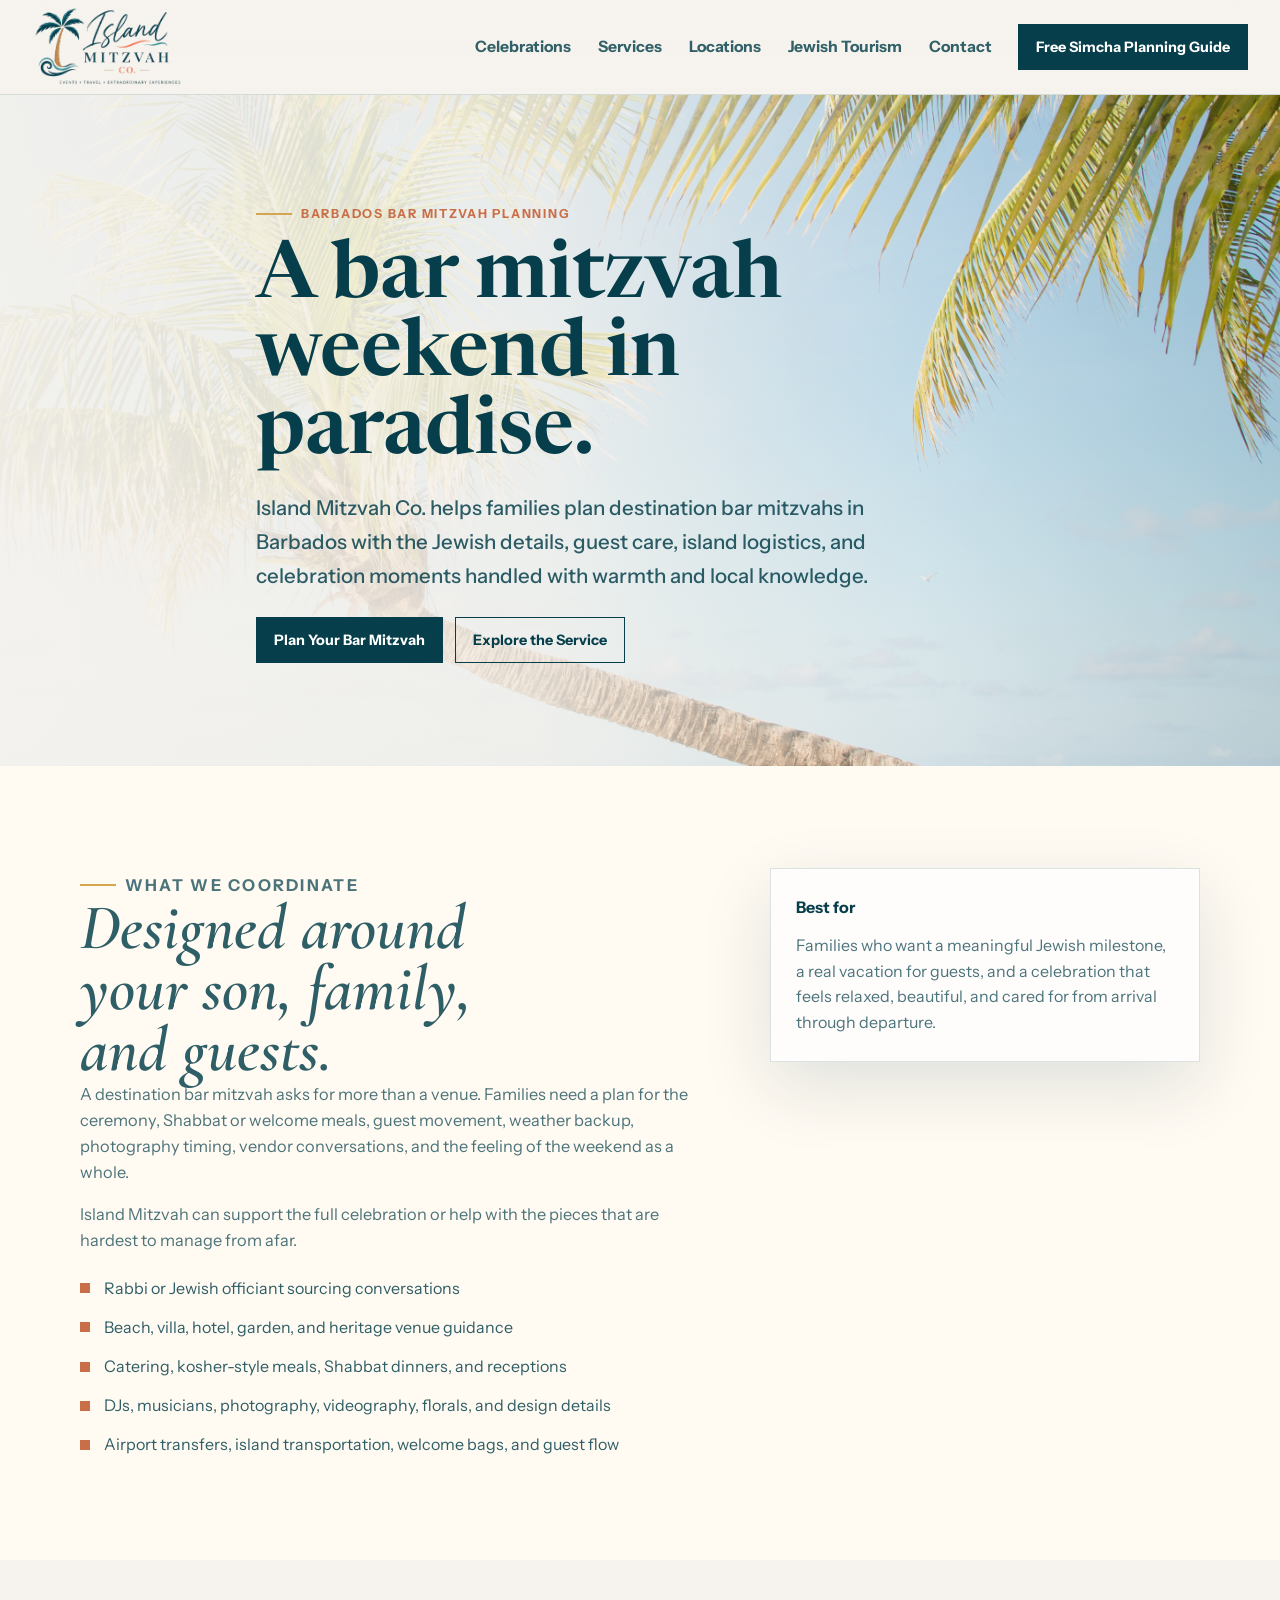
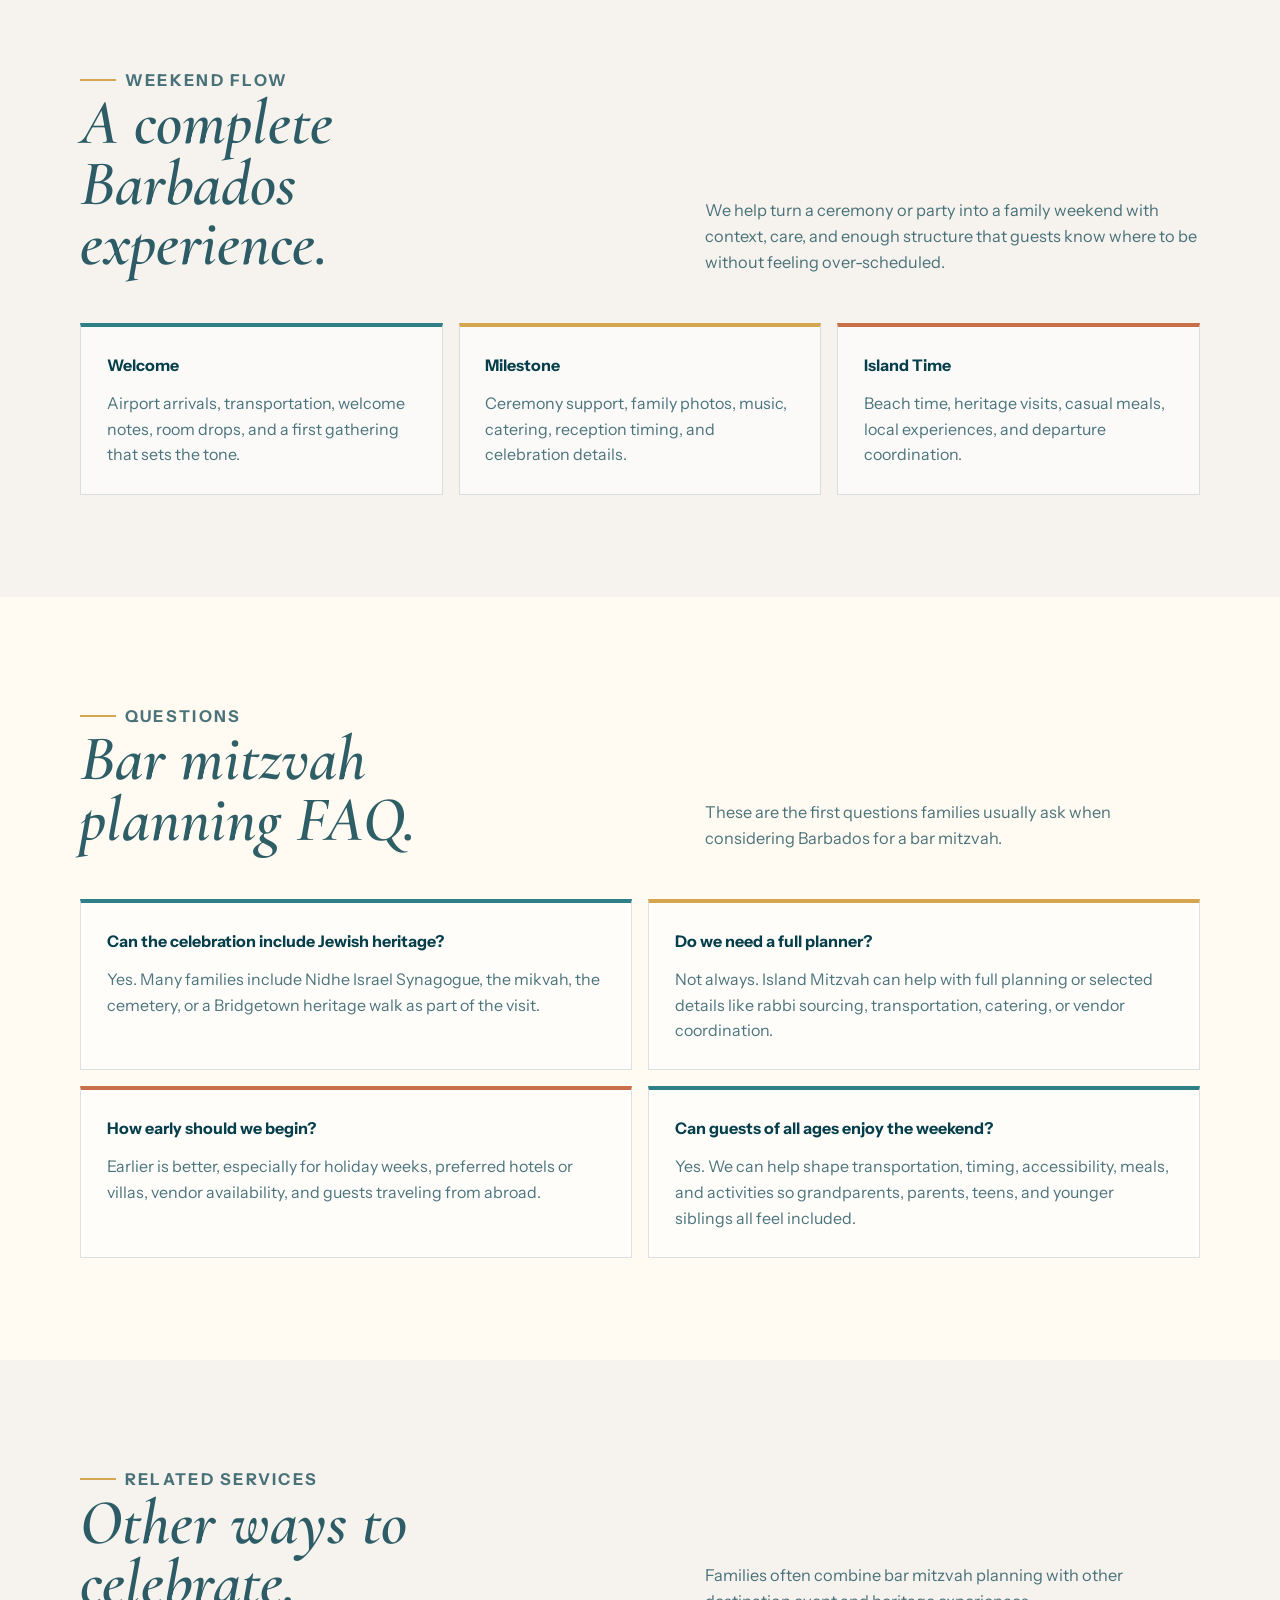
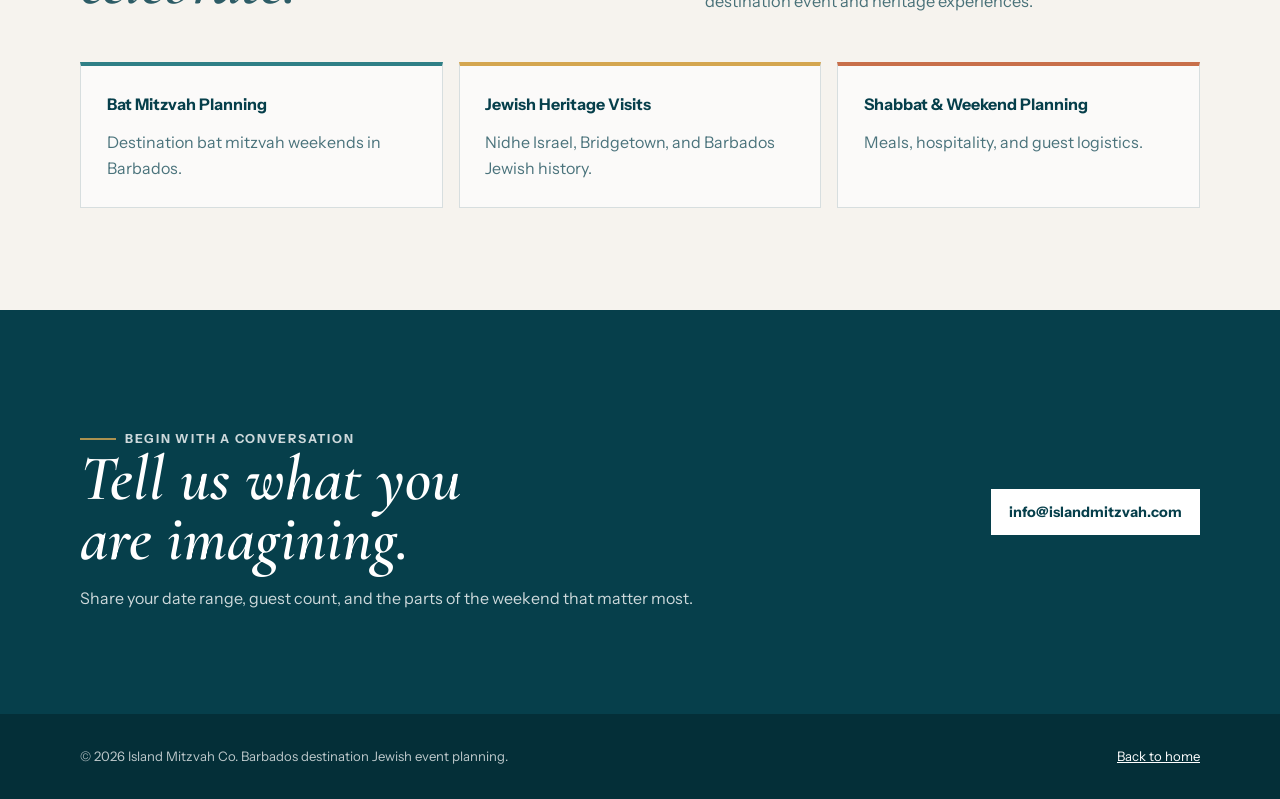
<file: barbados-bar-mitzvah-planning.html>
<!doctype html>
<html lang="en">
  <head>
    <meta charset="utf-8">
    <meta name="viewport" content="width=device-width, initial-scale=1">
    <!-- Google tag (gtag.js) -->
    <script async src="https://www.googletagmanager.com/gtag/js?id=G-QVBE9MVZRC"></script>
    <script>
      window.dataLayer = window.dataLayer || [];
      function gtag(){dataLayer.push(arguments);}
      gtag('js', new Date());

      gtag('config', 'G-QVBE9MVZRC');
    </script>
    <title>Destination Bar Mitzvah Planning in Barbados | Island Mitzvah Co.</title>
    <meta name="description" content="Plan a destination bar mitzvah in Barbados with help for ceremony details, rabbi sourcing, venues, catering, guest logistics, photography, music, and Jewish heritage visits.">
    <meta name="keywords" content="Barbados bar mitzvah, destination bar mitzvah Barbados, Caribbean bar mitzvah, Jewish event planner Barbados, Nidhe Israel bar mitzvah">
    <meta name="robots" content="index, follow">
    <meta name="author" content="Island Mitzvah Co.">
    <meta name="theme-color" content="#f6f3ee">
    <meta name="geo.region" content="BB">
    <meta name="geo.placename" content="Barbados">
    <link rel="canonical" href="https://islandmitzvah.com/barbados-bar-mitzvah-planning.html">
    <link rel="icon" type="image/png" href="favicon.png">
    <link rel="apple-touch-icon" href="apple-touch-icon.png">
    <link rel="preconnect" href="https://fonts.googleapis.com">
    <link rel="preconnect" href="https://fonts.gstatic.com" crossorigin>
    <link href="https://fonts.googleapis.com/css2?family=Cormorant+Garamond:ital,wght@1,600&family=Instrument+Sans:wght@400;500;600;700&family=Newsreader:opsz,wght@6..72,500;6..72,600&display=swap" rel="stylesheet">
    <link rel="stylesheet" href="service-pages.css">
    <meta property="og:type" content="website">
    <meta property="og:site_name" content="Island Mitzvah Co.">
    <meta property="og:title" content="Destination Bar Mitzvah Planning in Barbados">
    <meta property="og:description" content="A meaningful Barbados bar mitzvah weekend with ceremony support, guest logistics, island venues, catering, entertainment, and heritage experiences.">
    <meta property="og:url" content="https://islandmitzvah.com/barbados-bar-mitzvah-planning.html">
    <meta property="og:image" content="https://islandmitzvah.com/barbados-beach-palm.jpg">
    <meta name="twitter:card" content="summary_large_image">
    <script type="application/ld+json">
      {
        "@context": "https://schema.org",
        "@type": "Service",
        "name": "Destination Bar Mitzvah Planning in Barbados",
        "serviceType": "Bar mitzvah planning",
        "provider": {
          "@type": ["LocalBusiness", "TravelAgency"],
          "name": "Island Mitzvah Co.",
          "url": "https://islandmitzvah.com/",
          "email": "info@islandmitzvah.com"
        },
        "areaServed": {
          "@type": "Country",
          "name": "Barbados"
        },
        "description": "Planning support for destination bar mitzvahs in Barbados, including ceremony conversations, rabbi sourcing, venues, catering, entertainment, transportation, photography, and Jewish heritage experiences."
      }
    </script>
    <script type="application/ld+json">
      {
        "@context": "https://schema.org",
        "@type": "FAQPage",
        "mainEntity": [
          {
            "@type": "Question",
            "name": "Can we plan a bar mitzvah in Barbados?",
            "acceptedAnswer": {
              "@type": "Answer",
              "text": "Yes. Barbados can work well for a destination bar mitzvah when the ceremony, guest travel, meals, transportation, venue timing, photography, and family activities are planned together."
            }
          },
          {
            "@type": "Question",
            "name": "Can Island Mitzvah help with Jewish elements?",
            "acceptedAnswer": {
              "@type": "Answer",
              "text": "Island Mitzvah can help families think through rabbi or officiant sourcing, ceremony needs, Shabbat-style meals, blessings, heritage visits, and how the Jewish pieces fit into the full Barbados weekend."
            }
          },
          {
            "@type": "Question",
            "name": "What kind of bar mitzvah weekend can we create?",
            "acceptedAnswer": {
              "@type": "Answer",
              "text": "A weekend can include arrivals, welcome bags, a Friday dinner, ceremony time, beach or venue celebration, music, photos, a Jewish heritage visit, relaxed island activities, and guest transportation."
            }
          }
        ]
      }
    </script>
  </head>
  <body style="--hero-image: url('barbados-beach-palm.jpg');">
    <div class="site-shell">
      <header class="topbar">
        <nav class="container nav" aria-label="Primary navigation">
          <a class="brand" href="index.html" aria-label="Island Mitzvah Co. home">
            <span class="brand-logo-mark" aria-hidden="true"><img src="working-logo-clean.png" alt=""></span>
            <span class="visually-hidden">Island Mitzvah Co.</span>
          </a>
          <div class="nav-links">
            <a href="index.html#celebrations">Celebrations</a>
            <a href="index.html#services">Services</a>
            <a href="index.html#locations">Locations</a>
            <a href="index.html#jewish-tourism">Jewish Tourism</a>
            <a href="mailto:info@islandmitzvah.com?subject=Barbados%20Bar%20Mitzvah">Contact</a>
            <a class="button" href="simcha-guide.html">Free Simcha Planning Guide</a>
          </div>
          <details class="mobile-menu">
            <summary aria-label="Open navigation menu"><span class="menu-icon" aria-hidden="true"><span></span><span></span><span></span></span><span>Menu</span></summary>
            <div class="mobile-menu-panel">
              <a href="index.html#celebrations">Celebrations</a>
              <a href="index.html#services">Services</a>
              <a href="index.html#locations">Locations</a>
              <a href="index.html#jewish-tourism">Jewish Tourism</a>
              <a href="mailto:info@islandmitzvah.com?subject=Barbados%20Bar%20Mitzvah">Contact</a>
              <a class="button" href="simcha-guide.html">Free Simcha Planning Guide</a>
            </div>
          </details>
        </nav>
      </header>
      <main>
        <section class="service-hero">
          <div class="container service-hero-copy">
            <p class="eyebrow">Barbados Bar Mitzvah Planning</p>
            <h1>A bar mitzvah weekend in paradise.</h1>
            <p class="lead">Island Mitzvah Co. helps families plan destination bar mitzvahs in Barbados with the Jewish details, guest care, island logistics, and celebration moments handled with warmth and local knowledge.</p>
            <div class="hero-actions">
              <a class="button" href="mailto:info@islandmitzvah.com?subject=Barbados%20Bar%20Mitzvah">Plan Your Bar Mitzvah</a>
              <a class="button secondary" href="#details">Explore the Service</a>
            </div>
          </div>
        </section>
        <section class="section alt" id="details">
          <div class="container content-grid">
            <div class="content-copy">
              <p class="eyebrow">What We Coordinate</p>
              <h2>Designed around your son, family, and guests.</h2>
              <p>A destination bar mitzvah asks for more than a venue. Families need a plan for the ceremony, Shabbat or welcome meals, guest movement, weather backup, photography timing, vendor conversations, and the feeling of the weekend as a whole.</p>
              <p>Island Mitzvah can support the full celebration or help with the pieces that are hardest to manage from afar.</p>
              <ul class="feature-list">
                <li>Rabbi or Jewish officiant sourcing conversations</li>
                <li>Beach, villa, hotel, garden, and heritage venue guidance</li>
                <li>Catering, kosher-style meals, Shabbat dinners, and receptions</li>
                <li>DJs, musicians, photography, videography, florals, and design details</li>
                <li>Airport transfers, island transportation, welcome bags, and guest flow</li>
              </ul>
            </div>
            <aside class="panel">
              <strong>Best for</strong>
              <p>Families who want a meaningful Jewish milestone, a real vacation for guests, and a celebration that feels relaxed, beautiful, and cared for from arrival through departure.</p>
            </aside>
          </div>
        </section>
        <section class="section">
          <div class="container">
            <div class="section-head">
              <div><p class="eyebrow">Weekend Flow</p><h2>A complete Barbados experience.</h2></div>
              <p>We help turn a ceremony or party into a family weekend with context, care, and enough structure that guests know where to be without feeling over-scheduled.</p>
            </div>
            <div class="card-grid">
              <article class="card"><strong>Welcome</strong><p>Airport arrivals, transportation, welcome notes, room drops, and a first gathering that sets the tone.</p></article>
              <article class="card"><strong>Milestone</strong><p>Ceremony support, family photos, music, catering, reception timing, and celebration details.</p></article>
              <article class="card"><strong>Island Time</strong><p>Beach time, heritage visits, casual meals, local experiences, and departure coordination.</p></article>
            </div>
          </div>
        </section>
        <section class="section alt">
          <div class="container">
            <div class="section-head">
              <div><p class="eyebrow">Questions</p><h2>Bar mitzvah planning FAQ.</h2></div>
              <p>These are the first questions families usually ask when considering Barbados for a bar mitzvah.</p>
            </div>
            <div class="faq-grid">
              <article class="faq-card"><strong>Can the celebration include Jewish heritage?</strong><p>Yes. Many families include Nidhe Israel Synagogue, the mikvah, the cemetery, or a Bridgetown heritage walk as part of the visit.</p></article>
              <article class="faq-card"><strong>Do we need a full planner?</strong><p>Not always. Island Mitzvah can help with full planning or selected details like rabbi sourcing, transportation, catering, or vendor coordination.</p></article>
              <article class="faq-card"><strong>How early should we begin?</strong><p>Earlier is better, especially for holiday weeks, preferred hotels or villas, vendor availability, and guests traveling from abroad.</p></article>
              <article class="faq-card"><strong>Can guests of all ages enjoy the weekend?</strong><p>Yes. We can help shape transportation, timing, accessibility, meals, and activities so grandparents, parents, teens, and younger siblings all feel included.</p></article>
            </div>
          </div>
        </section>
        <section class="section">
          <div class="container">
            <div class="section-head">
              <div><p class="eyebrow">Related Services</p><h2>Other ways to celebrate.</h2></div>
              <p>Families often combine bar mitzvah planning with other destination event and heritage experiences.</p>
            </div>
            <div class="service-link-grid">
              <a class="service-link" href="barbados-bat-mitzvah-planning.html"><strong>Bat Mitzvah Planning</strong><p>Destination bat mitzvah weekends in Barbados.</p></a>
              <a class="service-link" href="barbados-jewish-heritage-tours.html"><strong>Jewish Heritage Visits</strong><p>Nidhe Israel, Bridgetown, and Barbados Jewish history.</p></a>
              <a class="service-link" href="barbados-shabbat-dinner-weekend-planning.html"><strong>Shabbat & Weekend Planning</strong><p>Meals, hospitality, and guest logistics.</p></a>
            </div>
          </div>
        </section>
        <section class="section cta">
          <div class="container cta-grid">
            <div><p class="eyebrow">Begin with a conversation</p><h2>Tell us what you are imagining.</h2><p>Share your date range, guest count, and the parts of the weekend that matter most.</p></div>
            <a class="button" href="mailto:info@islandmitzvah.com?subject=Barbados%20Bar%20Mitzvah">info@islandmitzvah.com</a>
          </div>
        </section>
      </main>
      <footer class="footer">
        <div class="container footer-grid">
          <span>&copy; 2026 Island Mitzvah Co. Barbados destination Jewish event planning.</span>
          <a href="index.html">Back to home</a>
        </div>
      </footer>
    </div>
    <script>document.querySelectorAll(".mobile-menu a").forEach((link)=>{link.addEventListener("click",()=>{link.closest(".mobile-menu").open=false;});});</script>
  </body>
</html>
</file>
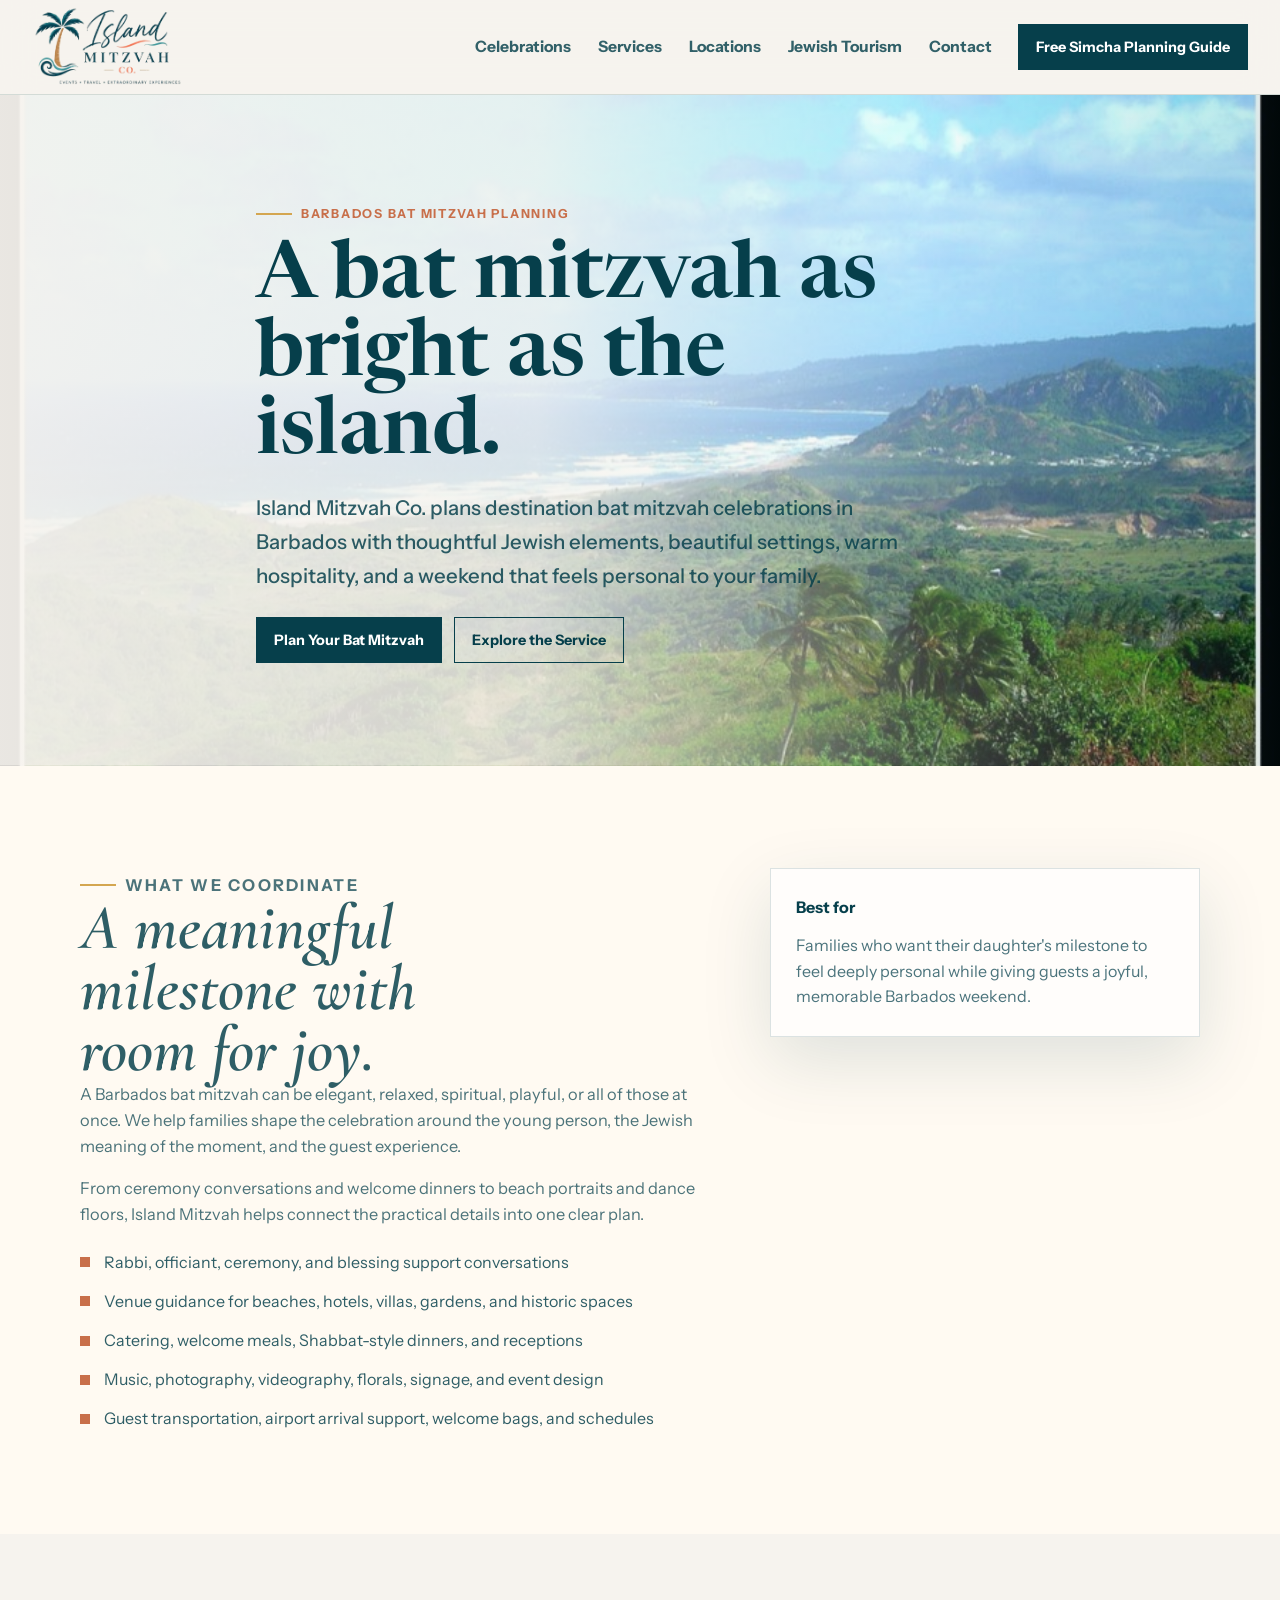
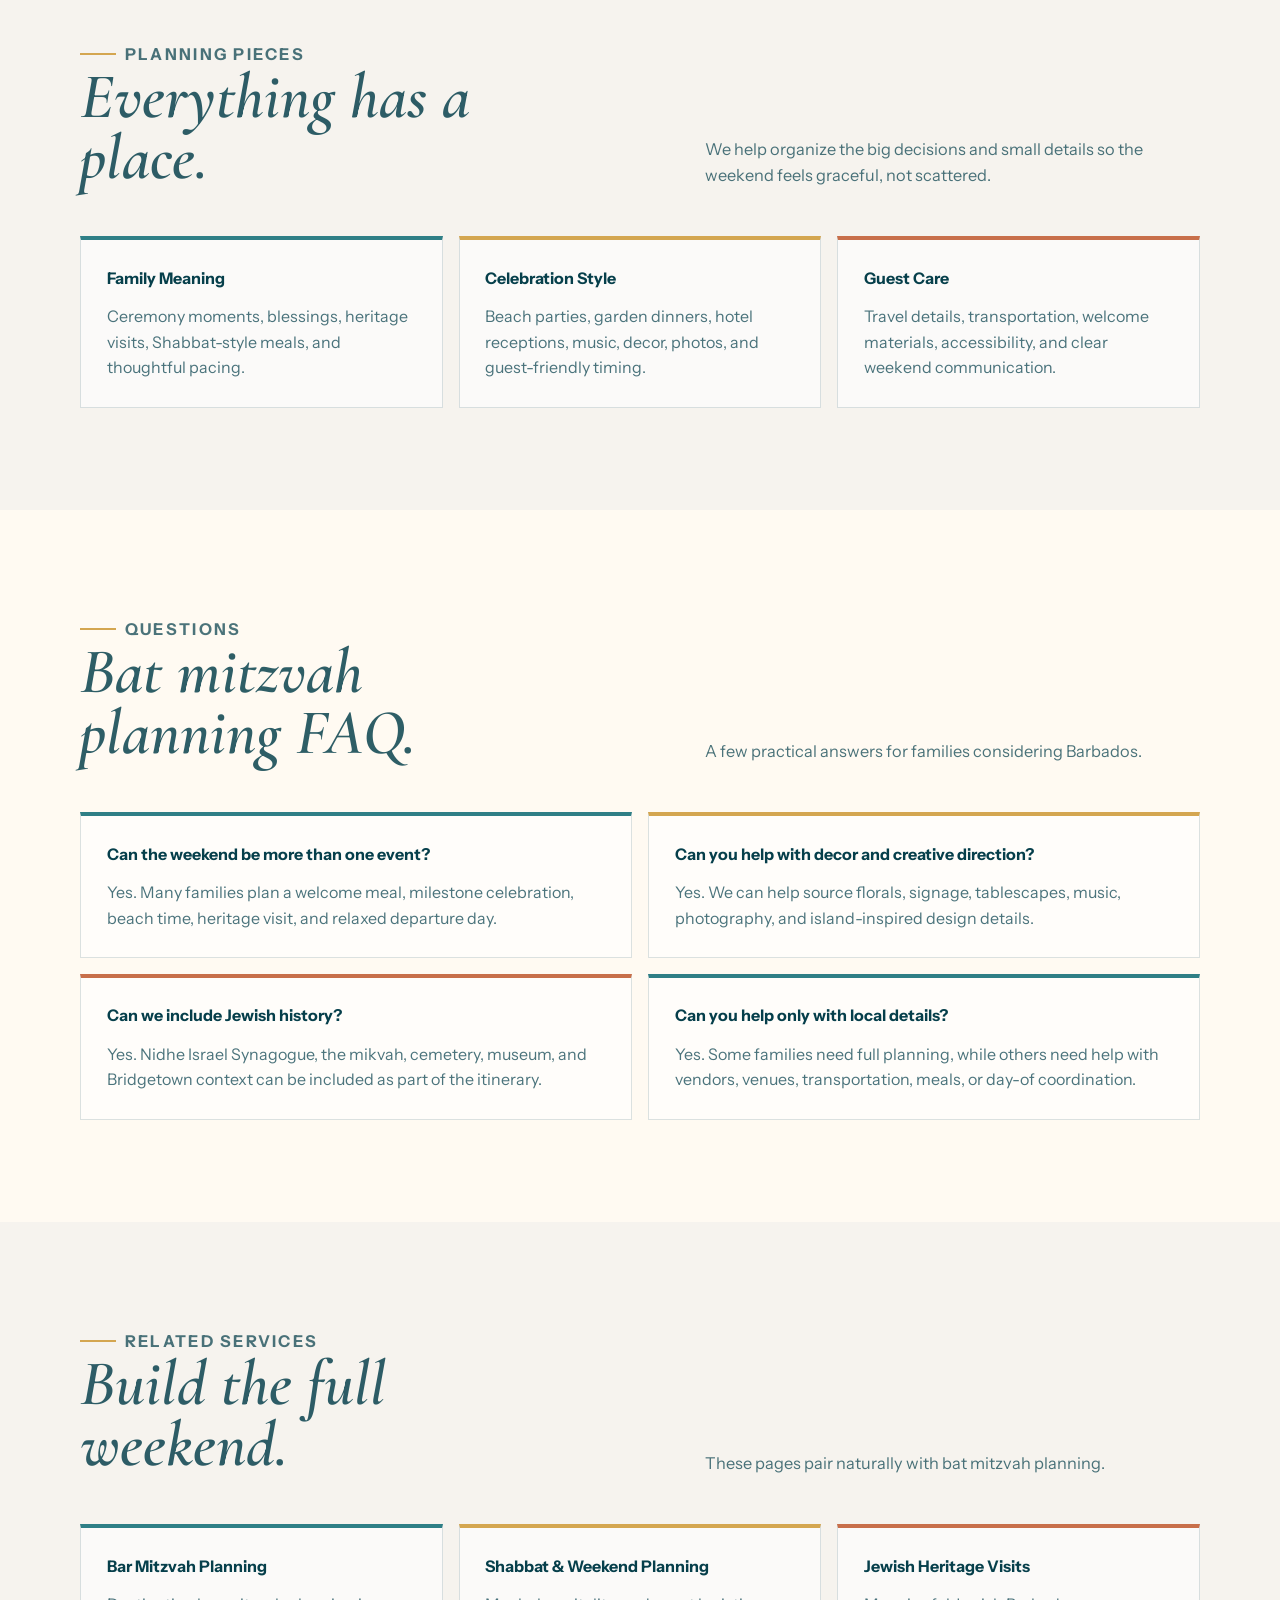
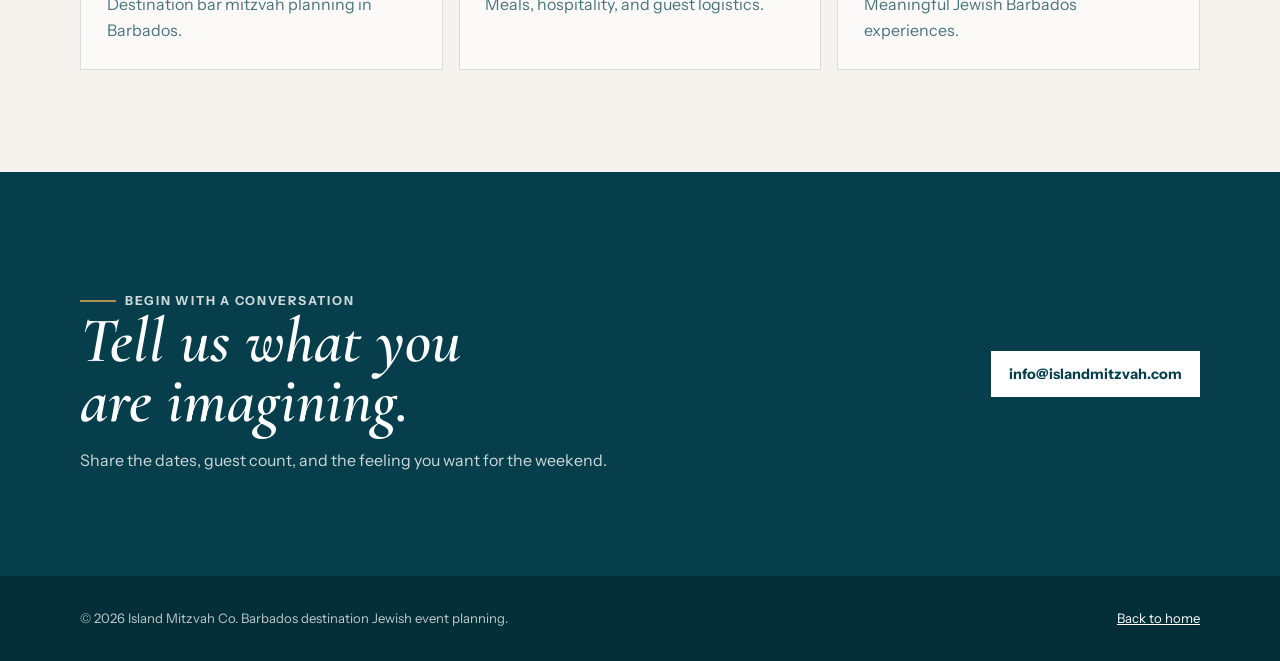
<file: barbados-bat-mitzvah-planning.html>
<!doctype html>
<html lang="en">
  <head>
    <meta charset="utf-8">
    <meta name="viewport" content="width=device-width, initial-scale=1">
    <!-- Google tag (gtag.js) -->
    <script async src="https://www.googletagmanager.com/gtag/js?id=G-QVBE9MVZRC"></script>
    <script>
      window.dataLayer = window.dataLayer || [];
      function gtag(){dataLayer.push(arguments);}
      gtag('js', new Date());

      gtag('config', 'G-QVBE9MVZRC');
    </script>
    <title>Destination Bat Mitzvah Planning in Barbados | Island Mitzvah Co.</title>
    <meta name="description" content="Destination bat mitzvah planning in Barbados for families who want ceremony support, island venues, catering, guest logistics, photography, music, and Jewish heritage experiences.">
    <meta name="keywords" content="Barbados bat mitzvah, destination bat mitzvah Barbados, Caribbean bat mitzvah, Jewish event planner Barbados, bat mitzvah travel">
    <meta name="robots" content="index, follow">
    <meta name="author" content="Island Mitzvah Co.">
    <meta name="theme-color" content="#f6f3ee">
    <meta name="geo.region" content="BB">
    <meta name="geo.placename" content="Barbados">
    <link rel="canonical" href="https://islandmitzvah.com/barbados-bat-mitzvah-planning.html">
    <link rel="icon" type="image/png" href="favicon.png">
    <link rel="apple-touch-icon" href="apple-touch-icon.png">
    <link rel="preconnect" href="https://fonts.googleapis.com">
    <link rel="preconnect" href="https://fonts.gstatic.com" crossorigin>
    <link href="https://fonts.googleapis.com/css2?family=Cormorant+Garamond:ital,wght@1,600&family=Instrument+Sans:wght@400;500;600;700&family=Newsreader:opsz,wght@6..72,500;6..72,600&display=swap" rel="stylesheet">
    <link rel="stylesheet" href="service-pages.css">
    <meta property="og:type" content="website">
    <meta property="og:site_name" content="Island Mitzvah Co.">
    <meta property="og:title" content="Destination Bat Mitzvah Planning in Barbados">
    <meta property="og:description" content="A Barbados bat mitzvah weekend shaped around family, Jewish meaning, guest comfort, and island beauty.">
    <meta property="og:url" content="https://islandmitzvah.com/barbados-bat-mitzvah-planning.html">
    <meta property="og:image" content="https://islandmitzvah.com/assets/optimized/east-coast-barbados.jpg">
    <meta name="twitter:card" content="summary_large_image">
    <script type="application/ld+json">
      {
        "@context": "https://schema.org",
        "@type": "Service",
        "name": "Destination Bat Mitzvah Planning in Barbados",
        "serviceType": "Bat mitzvah planning",
        "provider": {
          "@type": ["LocalBusiness", "TravelAgency"],
          "name": "Island Mitzvah Co.",
          "url": "https://islandmitzvah.com/",
          "email": "info@islandmitzvah.com"
        },
        "areaServed": {
          "@type": "Country",
          "name": "Barbados"
        },
        "description": "Planning support for destination bat mitzvahs in Barbados, including ceremony conversations, rabbi or officiant sourcing, venues, catering, entertainment, transportation, photography, and Jewish heritage experiences."
      }
    </script>
  </head>
  <body style="--hero-image: url('assets/optimized/east-coast-barbados.jpg');">
    <div class="site-shell">
      <header class="topbar">
        <nav class="container nav" aria-label="Primary navigation">
          <a class="brand" href="index.html" aria-label="Island Mitzvah Co. home"><span class="brand-logo-mark" aria-hidden="true"><img src="working-logo-clean.png" alt=""></span><span class="visually-hidden">Island Mitzvah Co.</span></a>
          <div class="nav-links">
            <a href="index.html#celebrations">Celebrations</a><a href="index.html#services">Services</a><a href="index.html#locations">Locations</a><a href="index.html#jewish-tourism">Jewish Tourism</a><a href="mailto:info@islandmitzvah.com?subject=Barbados%20Bat%20Mitzvah">Contact</a><a class="button" href="simcha-guide.html">Free Simcha Planning Guide</a>
          </div>
          <details class="mobile-menu"><summary aria-label="Open navigation menu"><span class="menu-icon" aria-hidden="true"><span></span><span></span><span></span></span><span>Menu</span></summary><div class="mobile-menu-panel"><a href="index.html#celebrations">Celebrations</a><a href="index.html#services">Services</a><a href="index.html#locations">Locations</a><a href="index.html#jewish-tourism">Jewish Tourism</a><a href="mailto:info@islandmitzvah.com?subject=Barbados%20Bat%20Mitzvah">Contact</a><a class="button" href="simcha-guide.html">Free Simcha Planning Guide</a></div></details>
        </nav>
      </header>
      <main>
        <section class="service-hero">
          <div class="container service-hero-copy">
            <p class="eyebrow">Barbados Bat Mitzvah Planning</p>
            <h1>A bat mitzvah as bright as the island.</h1>
            <p class="lead">Island Mitzvah Co. plans destination bat mitzvah celebrations in Barbados with thoughtful Jewish elements, beautiful settings, warm hospitality, and a weekend that feels personal to your family.</p>
            <div class="hero-actions"><a class="button" href="mailto:info@islandmitzvah.com?subject=Barbados%20Bat%20Mitzvah">Plan Your Bat Mitzvah</a><a class="button secondary" href="#details">Explore the Service</a></div>
          </div>
        </section>
        <section class="section alt" id="details">
          <div class="container content-grid">
            <div class="content-copy">
              <p class="eyebrow">What We Coordinate</p>
              <h2>A meaningful milestone with room for joy.</h2>
              <p>A Barbados bat mitzvah can be elegant, relaxed, spiritual, playful, or all of those at once. We help families shape the celebration around the young person, the Jewish meaning of the moment, and the guest experience.</p>
              <p>From ceremony conversations and welcome dinners to beach portraits and dance floors, Island Mitzvah helps connect the practical details into one clear plan.</p>
              <ul class="feature-list">
                <li>Rabbi, officiant, ceremony, and blessing support conversations</li>
                <li>Venue guidance for beaches, hotels, villas, gardens, and historic spaces</li>
                <li>Catering, welcome meals, Shabbat-style dinners, and receptions</li>
                <li>Music, photography, videography, florals, signage, and event design</li>
                <li>Guest transportation, airport arrival support, welcome bags, and schedules</li>
              </ul>
            </div>
            <aside class="panel"><strong>Best for</strong><p>Families who want their daughter's milestone to feel deeply personal while giving guests a joyful, memorable Barbados weekend.</p></aside>
          </div>
        </section>
        <section class="section">
          <div class="container">
            <div class="section-head"><div><p class="eyebrow">Planning Pieces</p><h2>Everything has a place.</h2></div><p>We help organize the big decisions and small details so the weekend feels graceful, not scattered.</p></div>
            <div class="card-grid">
              <article class="card"><strong>Family Meaning</strong><p>Ceremony moments, blessings, heritage visits, Shabbat-style meals, and thoughtful pacing.</p></article>
              <article class="card"><strong>Celebration Style</strong><p>Beach parties, garden dinners, hotel receptions, music, decor, photos, and guest-friendly timing.</p></article>
              <article class="card"><strong>Guest Care</strong><p>Travel details, transportation, welcome materials, accessibility, and clear weekend communication.</p></article>
            </div>
          </div>
        </section>
        <section class="section alt">
          <div class="container">
            <div class="section-head"><div><p class="eyebrow">Questions</p><h2>Bat mitzvah planning FAQ.</h2></div><p>A few practical answers for families considering Barbados.</p></div>
            <div class="faq-grid">
              <article class="faq-card"><strong>Can the weekend be more than one event?</strong><p>Yes. Many families plan a welcome meal, milestone celebration, beach time, heritage visit, and relaxed departure day.</p></article>
              <article class="faq-card"><strong>Can you help with decor and creative direction?</strong><p>Yes. We can help source florals, signage, tablescapes, music, photography, and island-inspired design details.</p></article>
              <article class="faq-card"><strong>Can we include Jewish history?</strong><p>Yes. Nidhe Israel Synagogue, the mikvah, cemetery, museum, and Bridgetown context can be included as part of the itinerary.</p></article>
              <article class="faq-card"><strong>Can you help only with local details?</strong><p>Yes. Some families need full planning, while others need help with vendors, venues, transportation, meals, or day-of coordination.</p></article>
            </div>
          </div>
        </section>
        <section class="section">
          <div class="container">
            <div class="section-head"><div><p class="eyebrow">Related Services</p><h2>Build the full weekend.</h2></div><p>These pages pair naturally with bat mitzvah planning.</p></div>
            <div class="service-link-grid">
              <a class="service-link" href="barbados-bar-mitzvah-planning.html"><strong>Bar Mitzvah Planning</strong><p>Destination bar mitzvah planning in Barbados.</p></a>
              <a class="service-link" href="barbados-shabbat-dinner-weekend-planning.html"><strong>Shabbat & Weekend Planning</strong><p>Meals, hospitality, and guest logistics.</p></a>
              <a class="service-link" href="barbados-jewish-heritage-tours.html"><strong>Jewish Heritage Visits</strong><p>Meaningful Jewish Barbados experiences.</p></a>
            </div>
          </div>
        </section>
        <section class="section cta"><div class="container cta-grid"><div><p class="eyebrow">Begin with a conversation</p><h2>Tell us what you are imagining.</h2><p>Share the dates, guest count, and the feeling you want for the weekend.</p></div><a class="button" href="mailto:info@islandmitzvah.com?subject=Barbados%20Bat%20Mitzvah">info@islandmitzvah.com</a></div></section>
      </main>
      <footer class="footer"><div class="container footer-grid"><span>&copy; 2026 Island Mitzvah Co. Barbados destination Jewish event planning.</span><a href="index.html">Back to home</a></div></footer>
    </div>
    <script>document.querySelectorAll(".mobile-menu a").forEach((link)=>{link.addEventListener("click",()=>{link.closest(".mobile-menu").open=false;});});</script>
  </body>
</html>
</file>
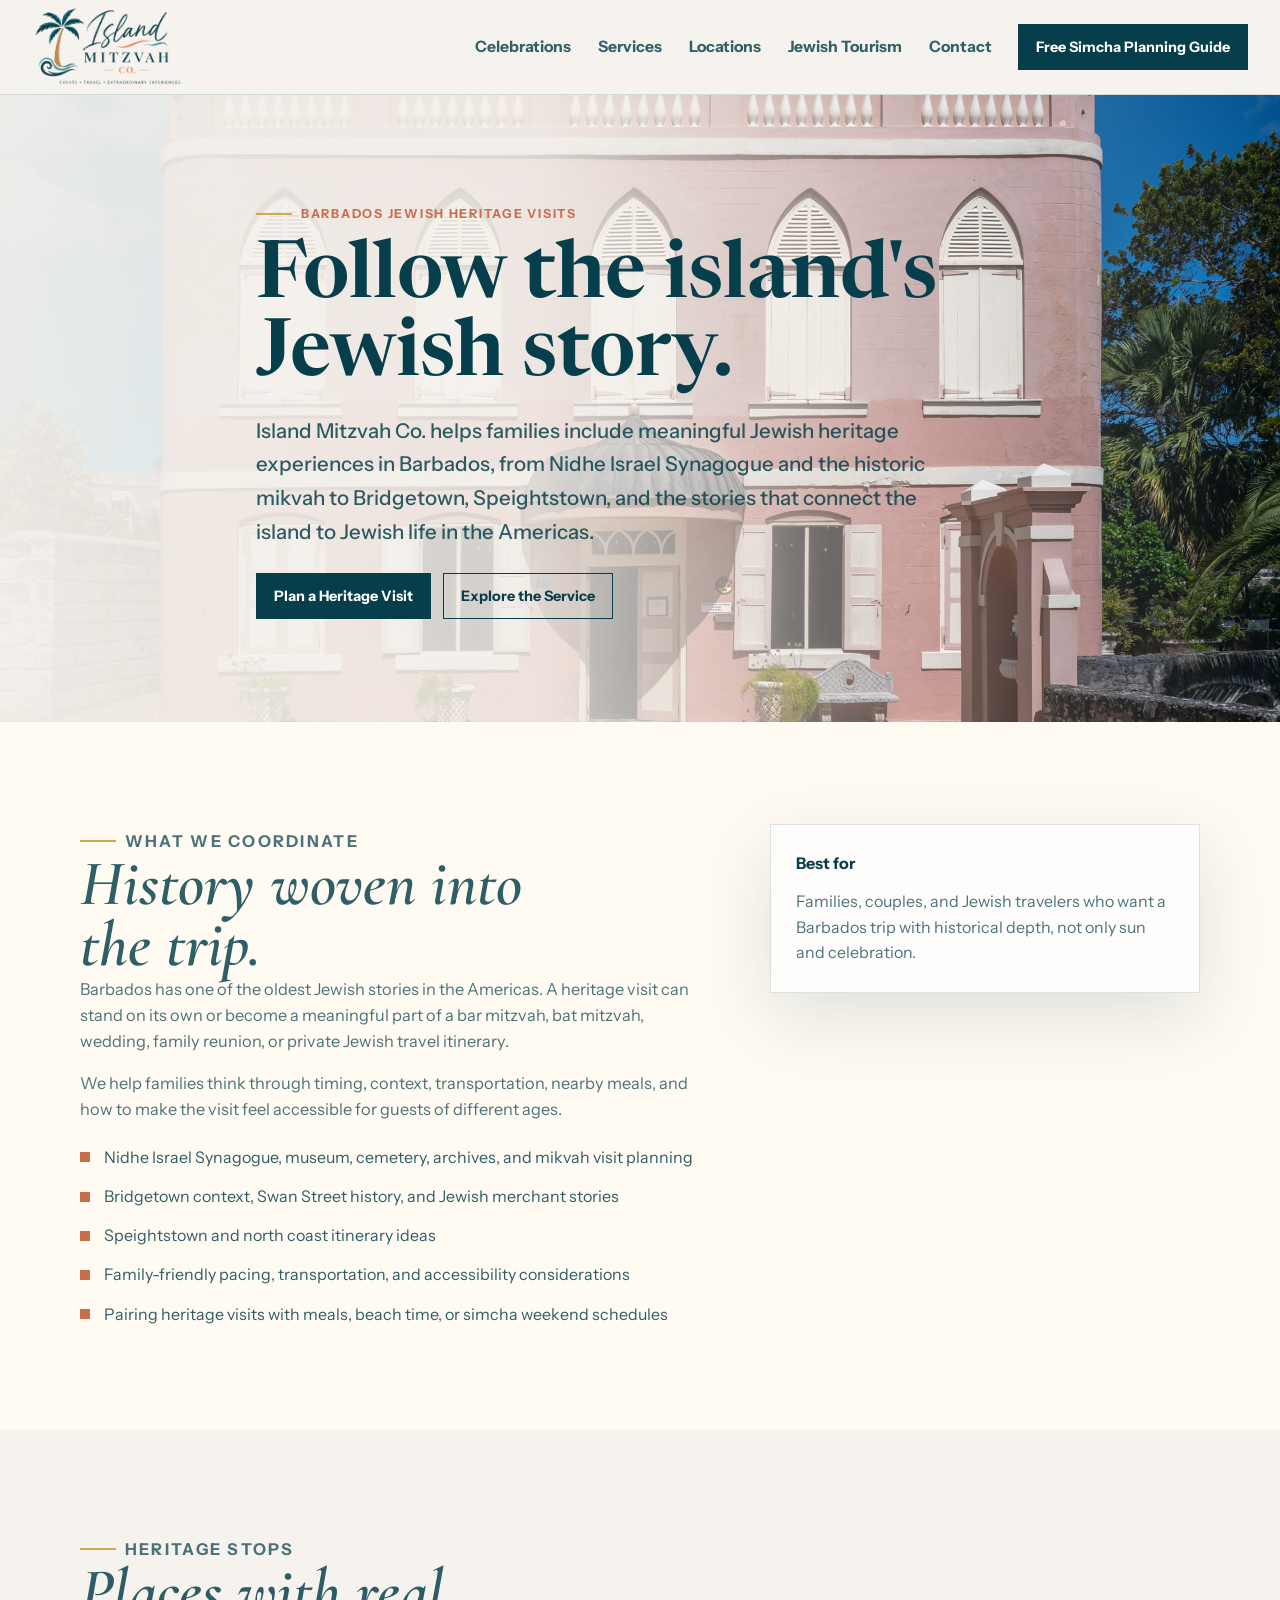
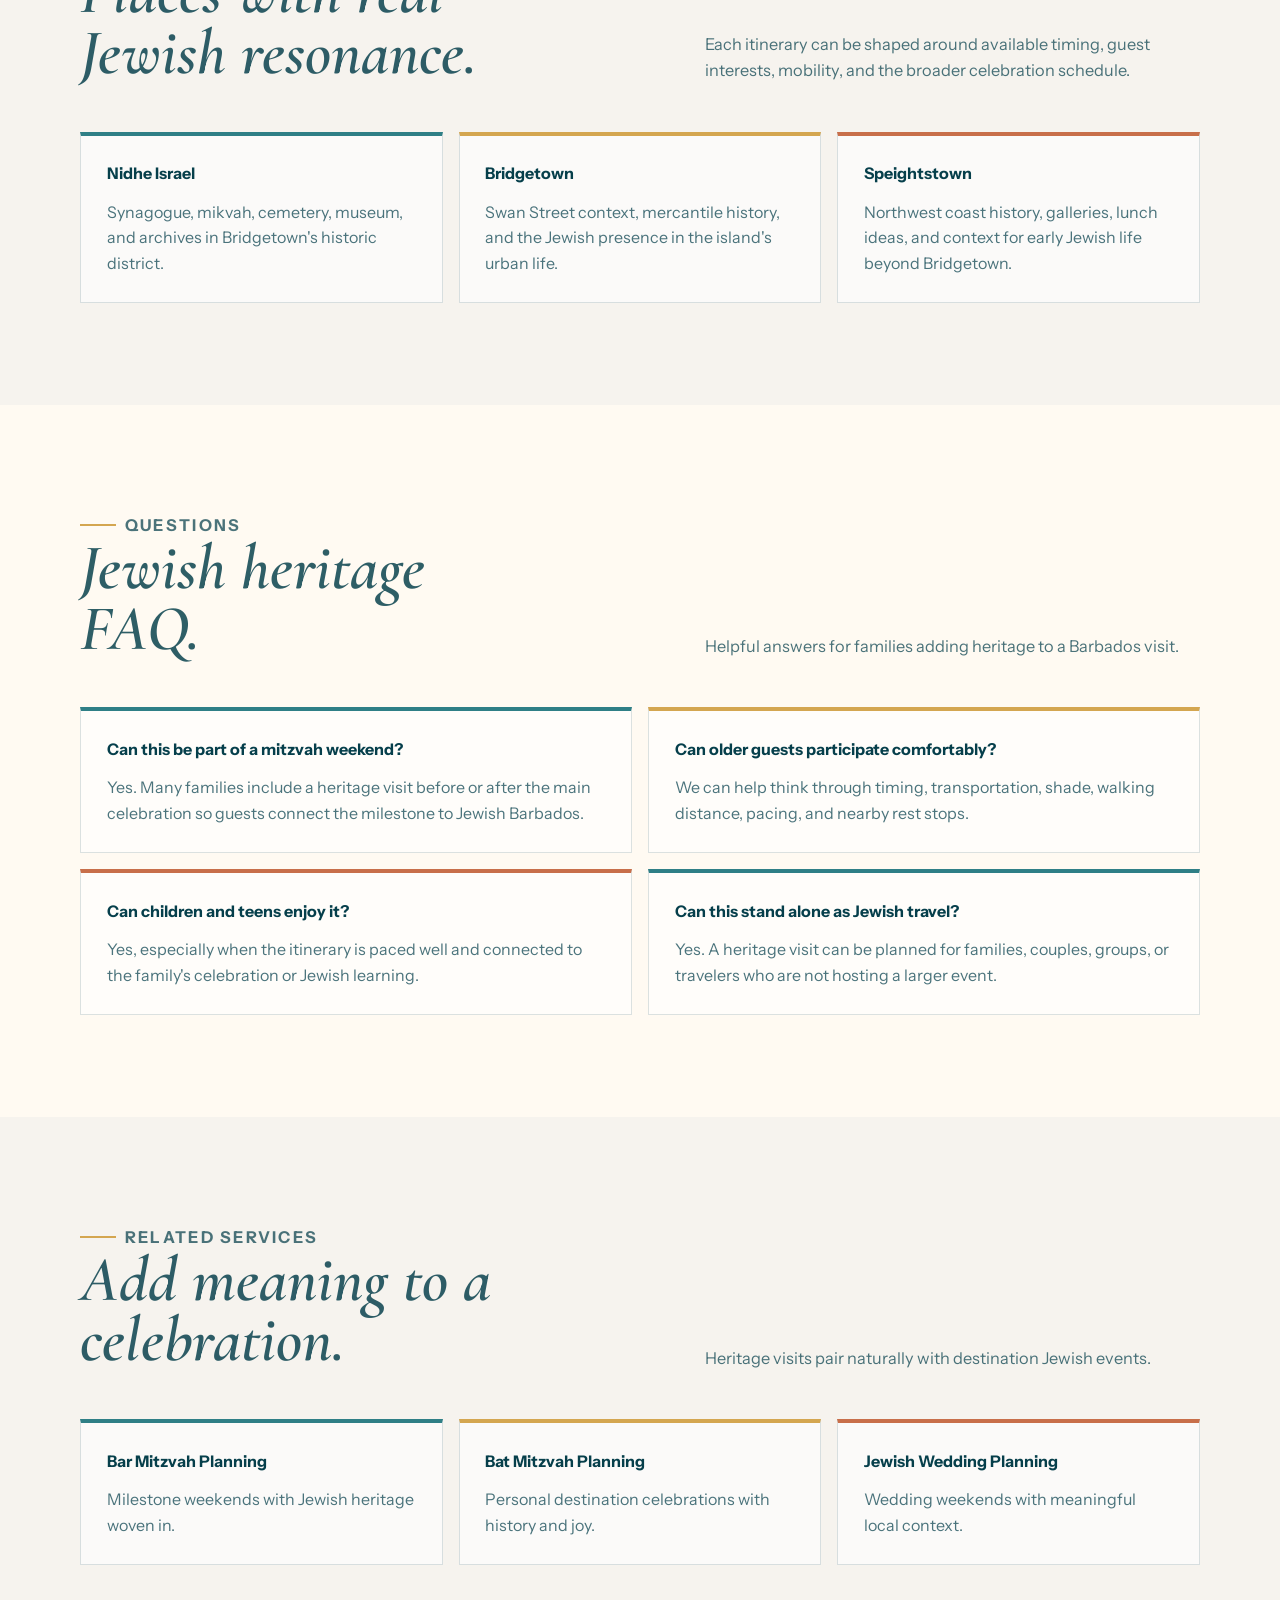
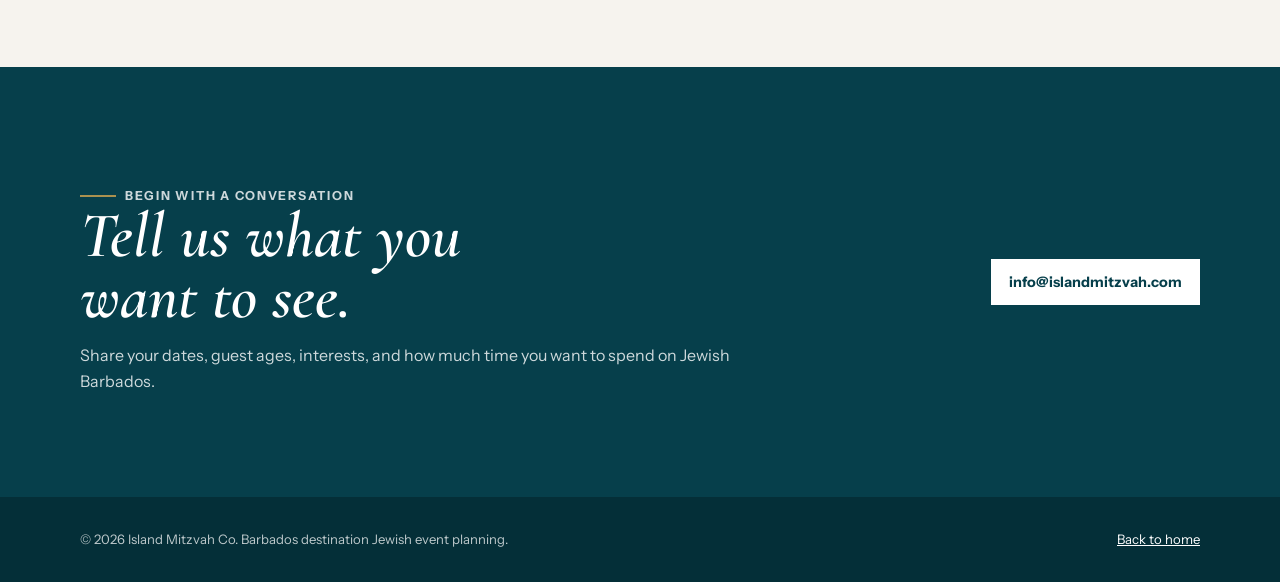
<file: barbados-jewish-heritage-tours.html>
<!doctype html>
<html lang="en">
  <head>
    <meta charset="utf-8">
    <meta name="viewport" content="width=device-width, initial-scale=1">
    <!-- Google tag (gtag.js) -->
    <script async src="https://www.googletagmanager.com/gtag/js?id=G-QVBE9MVZRC"></script>
    <script>
      window.dataLayer = window.dataLayer || [];
      function gtag(){dataLayer.push(arguments);}
      gtag('js', new Date());

      gtag('config', 'G-QVBE9MVZRC');
    </script>
    <title>Barbados Jewish Heritage Visits and Nidhe Israel Tours | Island Mitzvah Co.</title>
    <meta name="description" content="Plan Jewish heritage visits in Barbados, including Nidhe Israel Synagogue, the mikvah, cemetery, museum, Bridgetown history, Speightstown context, and family itineraries.">
    <meta name="keywords" content="Barbados Jewish heritage, Nidhe Israel Synagogue tour, Jewish Barbados, Bridgetown Jewish history, Barbados Jewish travel">
    <meta name="robots" content="index, follow">
    <meta name="author" content="Island Mitzvah Co.">
    <meta name="theme-color" content="#f6f3ee">
    <meta name="geo.region" content="BB">
    <meta name="geo.placename" content="Barbados">
    <link rel="canonical" href="https://islandmitzvah.com/barbados-jewish-heritage-tours.html">
    <link rel="icon" type="image/png" href="favicon.png">
    <link rel="apple-touch-icon" href="apple-touch-icon.png">
    <link rel="preconnect" href="https://fonts.googleapis.com">
    <link rel="preconnect" href="https://fonts.gstatic.com" crossorigin>
    <link href="https://fonts.googleapis.com/css2?family=Cormorant+Garamond:ital,wght@1,600&family=Instrument+Sans:wght@400;500;600;700&family=Newsreader:opsz,wght@6..72,500;6..72,600&display=swap" rel="stylesheet">
    <link rel="stylesheet" href="service-pages.css">
    <meta property="og:type" content="website">
    <meta property="og:site_name" content="Island Mitzvah Co.">
    <meta property="og:title" content="Barbados Jewish Heritage Visits and Nidhe Israel Tours">
    <meta property="og:description" content="Explore Jewish Barbados through Nidhe Israel, Bridgetown, the mikvah, cemetery, museum, and family-friendly heritage itineraries.">
    <meta property="og:url" content="https://islandmitzvah.com/barbados-jewish-heritage-tours.html">
    <meta property="og:image" content="https://islandmitzvah.com/nidhe-israel-synagogue.jpg">
    <meta name="twitter:card" content="summary_large_image">
    <script type="application/ld+json">
      {
        "@context": "https://schema.org",
        "@type": "Service",
        "name": "Barbados Jewish Heritage Visits",
        "serviceType": "Jewish heritage travel planning",
        "provider": {
          "@type": ["LocalBusiness", "TravelAgency"],
          "name": "Island Mitzvah Co.",
          "url": "https://islandmitzvah.com/",
          "email": "info@islandmitzvah.com"
        },
        "areaServed": {
          "@type": "Country",
          "name": "Barbados"
        },
        "description": "Planning support for Jewish heritage visits in Barbados, including Nidhe Israel Synagogue, the mikvah, cemetery, museum, Bridgetown, Speightstown, and family itineraries."
      }
    </script>
  </head>
  <body style="--hero-image: url('nidhe-israel-synagogue.jpg');">
    <div class="site-shell">
      <header class="topbar"><nav class="container nav" aria-label="Primary navigation"><a class="brand" href="index.html" aria-label="Island Mitzvah Co. home"><span class="brand-logo-mark" aria-hidden="true"><img src="working-logo-clean.png" alt=""></span><span class="visually-hidden">Island Mitzvah Co.</span></a><div class="nav-links"><a href="index.html#celebrations">Celebrations</a><a href="index.html#services">Services</a><a href="index.html#locations">Locations</a><a href="index.html#jewish-tourism">Jewish Tourism</a><a href="mailto:info@islandmitzvah.com?subject=Barbados%20Jewish%20Heritage">Contact</a><a class="button" href="simcha-guide.html">Free Simcha Planning Guide</a></div><details class="mobile-menu"><summary aria-label="Open navigation menu"><span class="menu-icon" aria-hidden="true"><span></span><span></span><span></span></span><span>Menu</span></summary><div class="mobile-menu-panel"><a href="index.html#celebrations">Celebrations</a><a href="index.html#services">Services</a><a href="index.html#locations">Locations</a><a href="index.html#jewish-tourism">Jewish Tourism</a><a href="mailto:info@islandmitzvah.com?subject=Barbados%20Jewish%20Heritage">Contact</a><a class="button" href="simcha-guide.html">Free Simcha Planning Guide</a></div></details></nav></header>
      <main>
        <section class="service-hero"><div class="container service-hero-copy"><p class="eyebrow">Barbados Jewish Heritage Visits</p><h1>Follow the island's Jewish story.</h1><p class="lead">Island Mitzvah Co. helps families include meaningful Jewish heritage experiences in Barbados, from Nidhe Israel Synagogue and the historic mikvah to Bridgetown, Speightstown, and the stories that connect the island to Jewish life in the Americas.</p><div class="hero-actions"><a class="button" href="mailto:info@islandmitzvah.com?subject=Barbados%20Jewish%20Heritage">Plan a Heritage Visit</a><a class="button secondary" href="#details">Explore the Service</a></div></div></section>
        <section class="section alt" id="details"><div class="container content-grid"><div class="content-copy"><p class="eyebrow">What We Coordinate</p><h2>History woven into the trip.</h2><p>Barbados has one of the oldest Jewish stories in the Americas. A heritage visit can stand on its own or become a meaningful part of a bar mitzvah, bat mitzvah, wedding, family reunion, or private Jewish travel itinerary.</p><p>We help families think through timing, context, transportation, nearby meals, and how to make the visit feel accessible for guests of different ages.</p><ul class="feature-list"><li>Nidhe Israel Synagogue, museum, cemetery, archives, and mikvah visit planning</li><li>Bridgetown context, Swan Street history, and Jewish merchant stories</li><li>Speightstown and north coast itinerary ideas</li><li>Family-friendly pacing, transportation, and accessibility considerations</li><li>Pairing heritage visits with meals, beach time, or simcha weekend schedules</li></ul></div><aside class="panel"><strong>Best for</strong><p>Families, couples, and Jewish travelers who want a Barbados trip with historical depth, not only sun and celebration.</p></aside></div></section>
        <section class="section"><div class="container"><div class="section-head"><div><p class="eyebrow">Heritage Stops</p><h2>Places with real Jewish resonance.</h2></div><p>Each itinerary can be shaped around available timing, guest interests, mobility, and the broader celebration schedule.</p></div><div class="card-grid"><article class="card"><strong>Nidhe Israel</strong><p>Synagogue, mikvah, cemetery, museum, and archives in Bridgetown's historic district.</p></article><article class="card"><strong>Bridgetown</strong><p>Swan Street context, mercantile history, and the Jewish presence in the island's urban life.</p></article><article class="card"><strong>Speightstown</strong><p>Northwest coast history, galleries, lunch ideas, and context for early Jewish life beyond Bridgetown.</p></article></div></div></section>
        <section class="section alt"><div class="container"><div class="section-head"><div><p class="eyebrow">Questions</p><h2>Jewish heritage FAQ.</h2></div><p>Helpful answers for families adding heritage to a Barbados visit.</p></div><div class="faq-grid"><article class="faq-card"><strong>Can this be part of a mitzvah weekend?</strong><p>Yes. Many families include a heritage visit before or after the main celebration so guests connect the milestone to Jewish Barbados.</p></article><article class="faq-card"><strong>Can older guests participate comfortably?</strong><p>We can help think through timing, transportation, shade, walking distance, pacing, and nearby rest stops.</p></article><article class="faq-card"><strong>Can children and teens enjoy it?</strong><p>Yes, especially when the itinerary is paced well and connected to the family's celebration or Jewish learning.</p></article><article class="faq-card"><strong>Can this stand alone as Jewish travel?</strong><p>Yes. A heritage visit can be planned for families, couples, groups, or travelers who are not hosting a larger event.</p></article></div></div></section>
        <section class="section"><div class="container"><div class="section-head"><div><p class="eyebrow">Related Services</p><h2>Add meaning to a celebration.</h2></div><p>Heritage visits pair naturally with destination Jewish events.</p></div><div class="service-link-grid"><a class="service-link" href="barbados-bar-mitzvah-planning.html"><strong>Bar Mitzvah Planning</strong><p>Milestone weekends with Jewish heritage woven in.</p></a><a class="service-link" href="barbados-bat-mitzvah-planning.html"><strong>Bat Mitzvah Planning</strong><p>Personal destination celebrations with history and joy.</p></a><a class="service-link" href="barbados-jewish-wedding-planning.html"><strong>Jewish Wedding Planning</strong><p>Wedding weekends with meaningful local context.</p></a></div></div></section>
        <section class="section cta"><div class="container cta-grid"><div><p class="eyebrow">Begin with a conversation</p><h2>Tell us what you want to see.</h2><p>Share your dates, guest ages, interests, and how much time you want to spend on Jewish Barbados.</p></div><a class="button" href="mailto:info@islandmitzvah.com?subject=Barbados%20Jewish%20Heritage">info@islandmitzvah.com</a></div></section>
      </main>
      <footer class="footer"><div class="container footer-grid"><span>&copy; 2026 Island Mitzvah Co. Barbados destination Jewish event planning.</span><a href="index.html">Back to home</a></div></footer>
    </div>
    <script>document.querySelectorAll(".mobile-menu a").forEach((link)=>{link.addEventListener("click",()=>{link.closest(".mobile-menu").open=false;});});</script>
  </body>
</html>
</file>
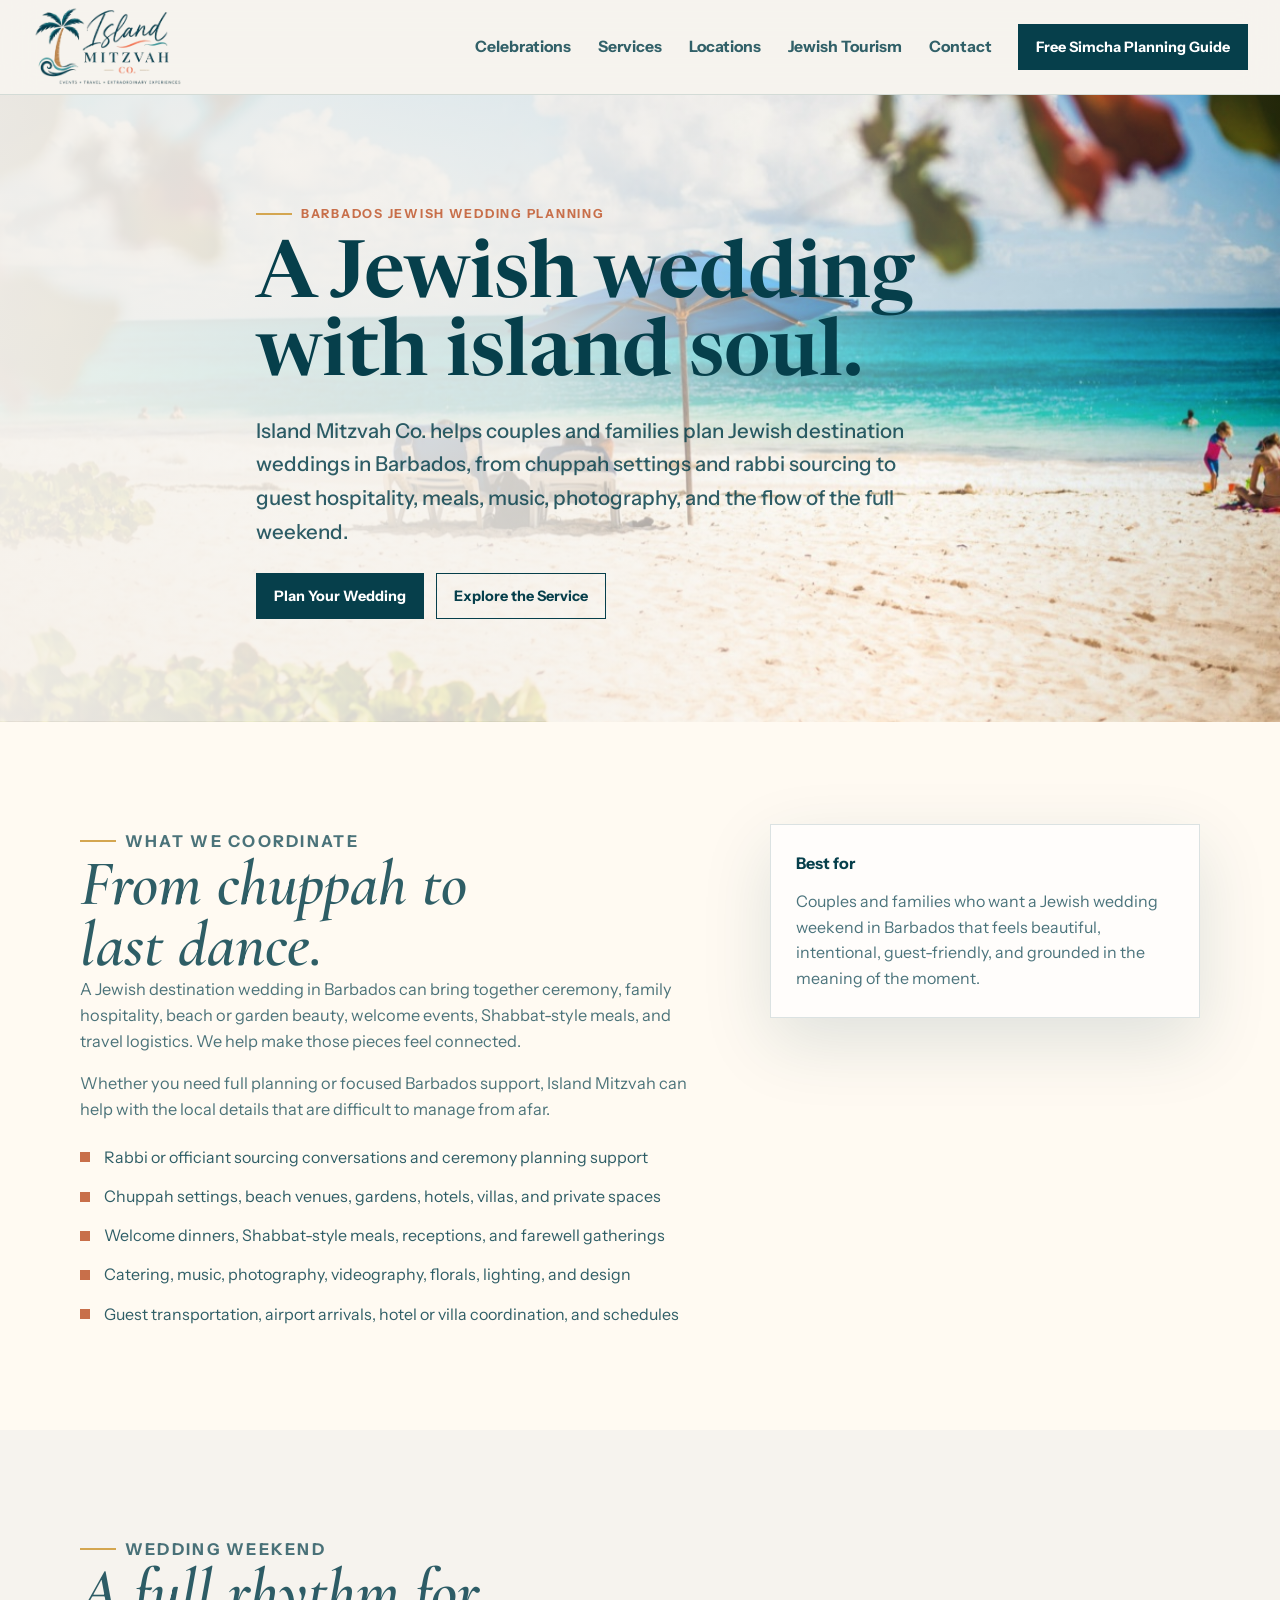
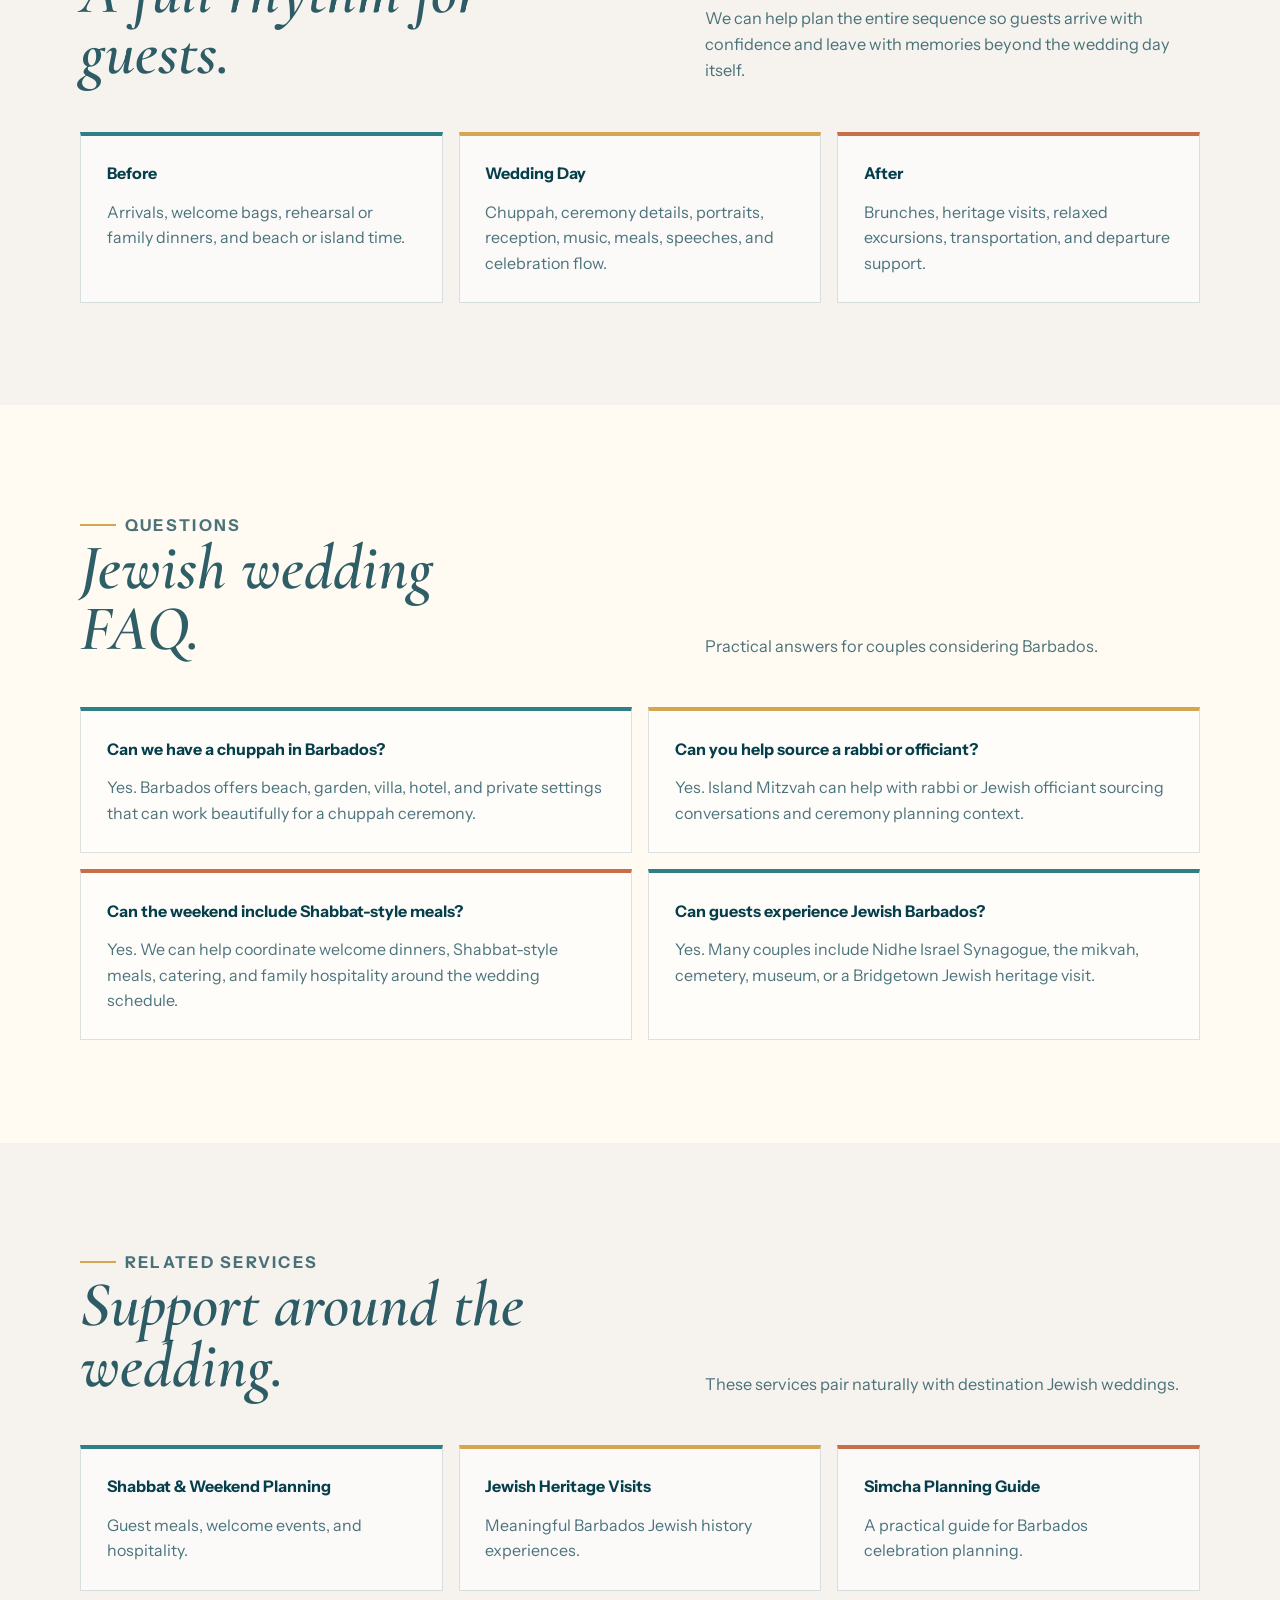
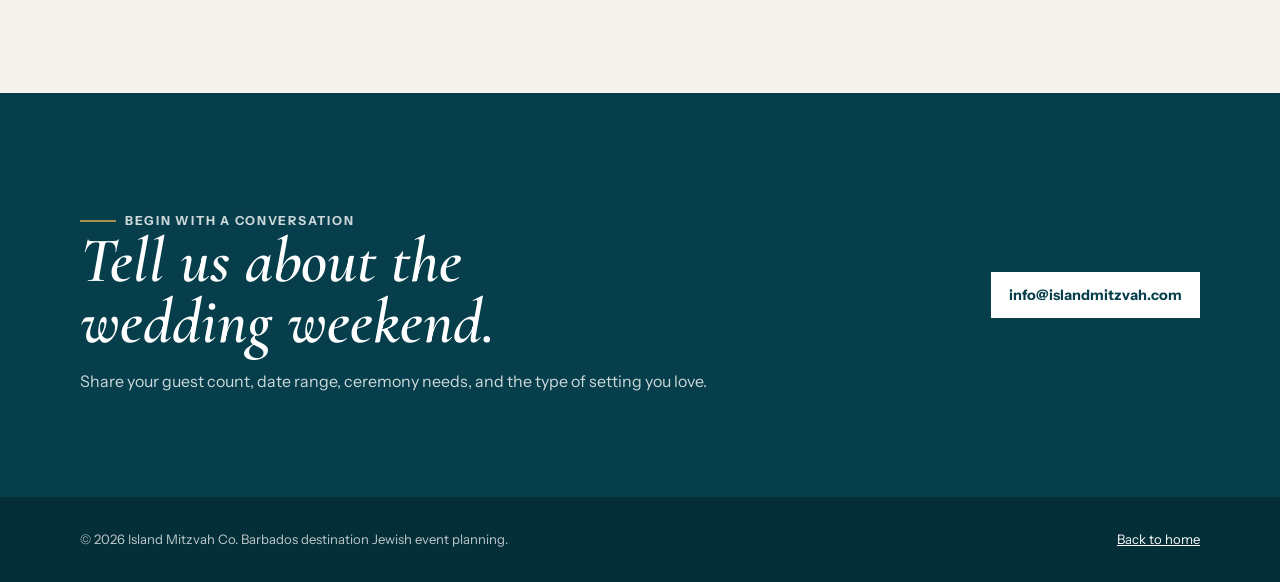
<file: barbados-jewish-wedding-planning.html>
<!doctype html>
<html lang="en">
  <head>
    <meta charset="utf-8">
    <meta name="viewport" content="width=device-width, initial-scale=1">
    <!-- Google tag (gtag.js) -->
    <script async src="https://www.googletagmanager.com/gtag/js?id=G-QVBE9MVZRC"></script>
    <script>
      window.dataLayer = window.dataLayer || [];
      function gtag(){dataLayer.push(arguments);}
      gtag('js', new Date());

      gtag('config', 'G-QVBE9MVZRC');
    </script>
    <title>Jewish Wedding Planning in Barbados | Island Mitzvah Co.</title>
    <meta name="description" content="Jewish wedding planning in Barbados for chuppahs, rabbi or officiant sourcing, welcome events, Shabbat-style meals, venues, catering, photography, music, and guest logistics.">
    <meta name="keywords" content="Jewish wedding Barbados, destination Jewish wedding Barbados, Barbados wedding planner, chuppah Barbados, Caribbean Jewish wedding">
    <meta name="robots" content="index, follow">
    <meta name="author" content="Island Mitzvah Co.">
    <meta name="theme-color" content="#f6f3ee">
    <meta name="geo.region" content="BB">
    <meta name="geo.placename" content="Barbados">
    <link rel="canonical" href="https://islandmitzvah.com/barbados-jewish-wedding-planning.html">
    <link rel="icon" type="image/png" href="favicon.png">
    <link rel="apple-touch-icon" href="apple-touch-icon.png">
    <link rel="preconnect" href="https://fonts.googleapis.com">
    <link rel="preconnect" href="https://fonts.gstatic.com" crossorigin>
    <link href="https://fonts.googleapis.com/css2?family=Cormorant+Garamond:ital,wght@1,600&family=Instrument+Sans:wght@400;500;600;700&family=Newsreader:opsz,wght@6..72,500;6..72,600&display=swap" rel="stylesheet">
    <link rel="stylesheet" href="service-pages.css">
    <meta property="og:type" content="website">
    <meta property="og:site_name" content="Island Mitzvah Co.">
    <meta property="og:title" content="Jewish Wedding Planning in Barbados">
    <meta property="og:description" content="Plan a Barbados Jewish wedding weekend with chuppah settings, guest logistics, meals, vendors, music, and thoughtful Jewish details.">
    <meta property="og:url" content="https://islandmitzvah.com/barbados-jewish-wedding-planning.html">
    <meta property="og:image" content="https://islandmitzvah.com/assets/optimized/beach-umbrella-simcha-guide.jpg">
    <meta name="twitter:card" content="summary_large_image">
    <script type="application/ld+json">
      {
        "@context": "https://schema.org",
        "@type": "Service",
        "name": "Jewish Wedding Planning in Barbados",
        "serviceType": "Jewish wedding planning",
        "provider": {
          "@type": ["LocalBusiness", "TravelAgency"],
          "name": "Island Mitzvah Co.",
          "url": "https://islandmitzvah.com/",
          "email": "info@islandmitzvah.com"
        },
        "areaServed": {
          "@type": "Country",
          "name": "Barbados"
        },
        "description": "Planning support for Jewish weddings in Barbados, including chuppah settings, rabbi or officiant sourcing, welcome events, Shabbat-style meals, venues, catering, music, photography, and guest logistics."
      }
    </script>
  </head>
  <body style="--hero-image: url('assets/optimized/beach-umbrella-simcha-guide.jpg');">
    <div class="site-shell">
      <header class="topbar"><nav class="container nav" aria-label="Primary navigation"><a class="brand" href="index.html" aria-label="Island Mitzvah Co. home"><span class="brand-logo-mark" aria-hidden="true"><img src="working-logo-clean.png" alt=""></span><span class="visually-hidden">Island Mitzvah Co.</span></a><div class="nav-links"><a href="index.html#celebrations">Celebrations</a><a href="index.html#services">Services</a><a href="index.html#locations">Locations</a><a href="index.html#jewish-tourism">Jewish Tourism</a><a href="mailto:info@islandmitzvah.com?subject=Barbados%20Jewish%20Wedding">Contact</a><a class="button" href="simcha-guide.html">Free Simcha Planning Guide</a></div><details class="mobile-menu"><summary aria-label="Open navigation menu"><span class="menu-icon" aria-hidden="true"><span></span><span></span><span></span></span><span>Menu</span></summary><div class="mobile-menu-panel"><a href="index.html#celebrations">Celebrations</a><a href="index.html#services">Services</a><a href="index.html#locations">Locations</a><a href="index.html#jewish-tourism">Jewish Tourism</a><a href="mailto:info@islandmitzvah.com?subject=Barbados%20Jewish%20Wedding">Contact</a><a class="button" href="simcha-guide.html">Free Simcha Planning Guide</a></div></details></nav></header>
      <main>
        <section class="service-hero"><div class="container service-hero-copy"><p class="eyebrow">Barbados Jewish Wedding Planning</p><h1>A Jewish wedding with island soul.</h1><p class="lead">Island Mitzvah Co. helps couples and families plan Jewish destination weddings in Barbados, from chuppah settings and rabbi sourcing to guest hospitality, meals, music, photography, and the flow of the full weekend.</p><div class="hero-actions"><a class="button" href="mailto:info@islandmitzvah.com?subject=Barbados%20Jewish%20Wedding">Plan Your Wedding</a><a class="button secondary" href="#details">Explore the Service</a></div></div></section>
        <section class="section alt" id="details"><div class="container content-grid"><div class="content-copy"><p class="eyebrow">What We Coordinate</p><h2>From chuppah to last dance.</h2><p>A Jewish destination wedding in Barbados can bring together ceremony, family hospitality, beach or garden beauty, welcome events, Shabbat-style meals, and travel logistics. We help make those pieces feel connected.</p><p>Whether you need full planning or focused Barbados support, Island Mitzvah can help with the local details that are difficult to manage from afar.</p><ul class="feature-list"><li>Rabbi or officiant sourcing conversations and ceremony planning support</li><li>Chuppah settings, beach venues, gardens, hotels, villas, and private spaces</li><li>Welcome dinners, Shabbat-style meals, receptions, and farewell gatherings</li><li>Catering, music, photography, videography, florals, lighting, and design</li><li>Guest transportation, airport arrivals, hotel or villa coordination, and schedules</li></ul></div><aside class="panel"><strong>Best for</strong><p>Couples and families who want a Jewish wedding weekend in Barbados that feels beautiful, intentional, guest-friendly, and grounded in the meaning of the moment.</p></aside></div></section>
        <section class="section"><div class="container"><div class="section-head"><div><p class="eyebrow">Wedding Weekend</p><h2>A full rhythm for guests.</h2></div><p>We can help plan the entire sequence so guests arrive with confidence and leave with memories beyond the wedding day itself.</p></div><div class="card-grid"><article class="card"><strong>Before</strong><p>Arrivals, welcome bags, rehearsal or family dinners, and beach or island time.</p></article><article class="card"><strong>Wedding Day</strong><p>Chuppah, ceremony details, portraits, reception, music, meals, speeches, and celebration flow.</p></article><article class="card"><strong>After</strong><p>Brunches, heritage visits, relaxed excursions, transportation, and departure support.</p></article></div></div></section>
        <section class="section alt"><div class="container"><div class="section-head"><div><p class="eyebrow">Questions</p><h2>Jewish wedding FAQ.</h2></div><p>Practical answers for couples considering Barbados.</p></div><div class="faq-grid"><article class="faq-card"><strong>Can we have a chuppah in Barbados?</strong><p>Yes. Barbados offers beach, garden, villa, hotel, and private settings that can work beautifully for a chuppah ceremony.</p></article><article class="faq-card"><strong>Can you help source a rabbi or officiant?</strong><p>Yes. Island Mitzvah can help with rabbi or Jewish officiant sourcing conversations and ceremony planning context.</p></article><article class="faq-card"><strong>Can the weekend include Shabbat-style meals?</strong><p>Yes. We can help coordinate welcome dinners, Shabbat-style meals, catering, and family hospitality around the wedding schedule.</p></article><article class="faq-card"><strong>Can guests experience Jewish Barbados?</strong><p>Yes. Many couples include Nidhe Israel Synagogue, the mikvah, cemetery, museum, or a Bridgetown Jewish heritage visit.</p></article></div></div></section>
        <section class="section"><div class="container"><div class="section-head"><div><p class="eyebrow">Related Services</p><h2>Support around the wedding.</h2></div><p>These services pair naturally with destination Jewish weddings.</p></div><div class="service-link-grid"><a class="service-link" href="barbados-shabbat-dinner-weekend-planning.html"><strong>Shabbat & Weekend Planning</strong><p>Guest meals, welcome events, and hospitality.</p></a><a class="service-link" href="barbados-jewish-heritage-tours.html"><strong>Jewish Heritage Visits</strong><p>Meaningful Barbados Jewish history experiences.</p></a><a class="service-link" href="simcha-guide.html"><strong>Simcha Planning Guide</strong><p>A practical guide for Barbados celebration planning.</p></a></div></div></section>
        <section class="section cta"><div class="container cta-grid"><div><p class="eyebrow">Begin with a conversation</p><h2>Tell us about the wedding weekend.</h2><p>Share your guest count, date range, ceremony needs, and the type of setting you love.</p></div><a class="button" href="mailto:info@islandmitzvah.com?subject=Barbados%20Jewish%20Wedding">info@islandmitzvah.com</a></div></section>
      </main>
      <footer class="footer"><div class="container footer-grid"><span>&copy; 2026 Island Mitzvah Co. Barbados destination Jewish event planning.</span><a href="index.html">Back to home</a></div></footer>
    </div>
    <script>document.querySelectorAll(".mobile-menu a").forEach((link)=>{link.addEventListener("click",()=>{link.closest(".mobile-menu").open=false;});});</script>
  </body>
</html>
</file>
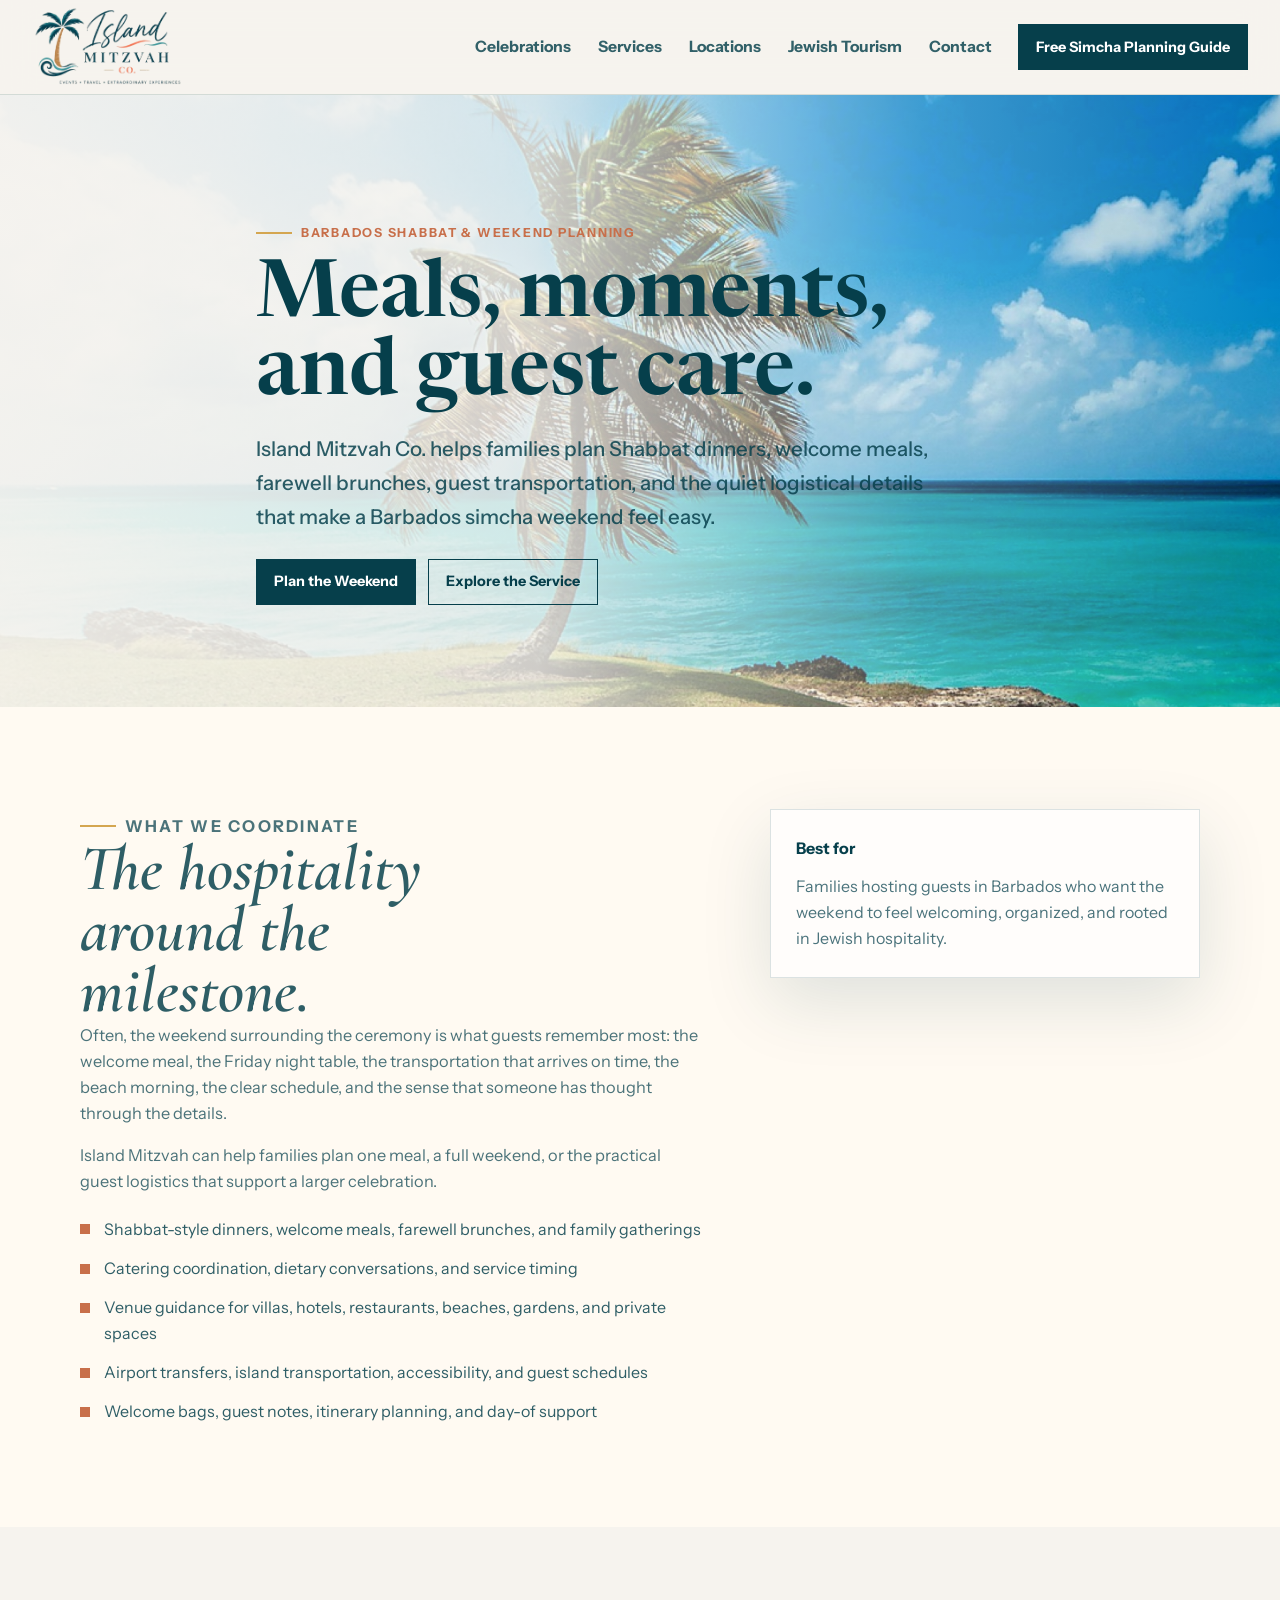
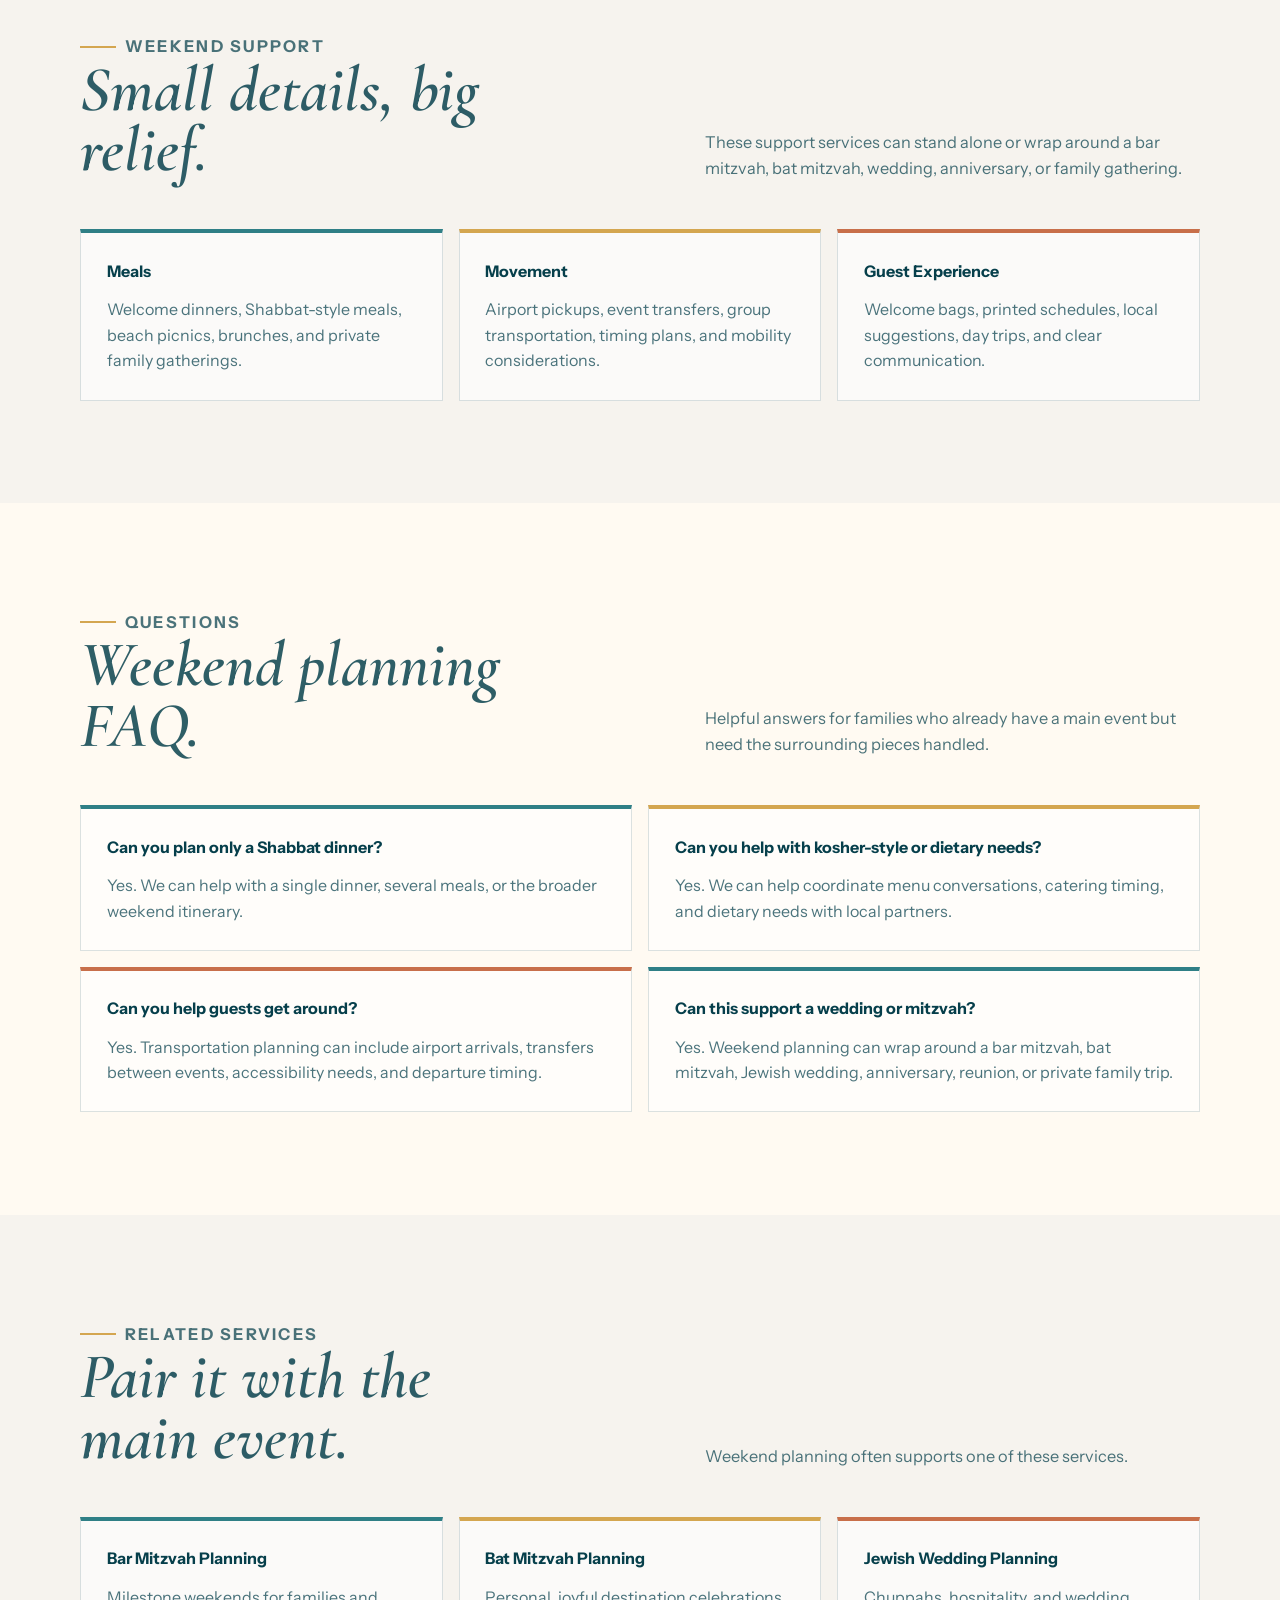
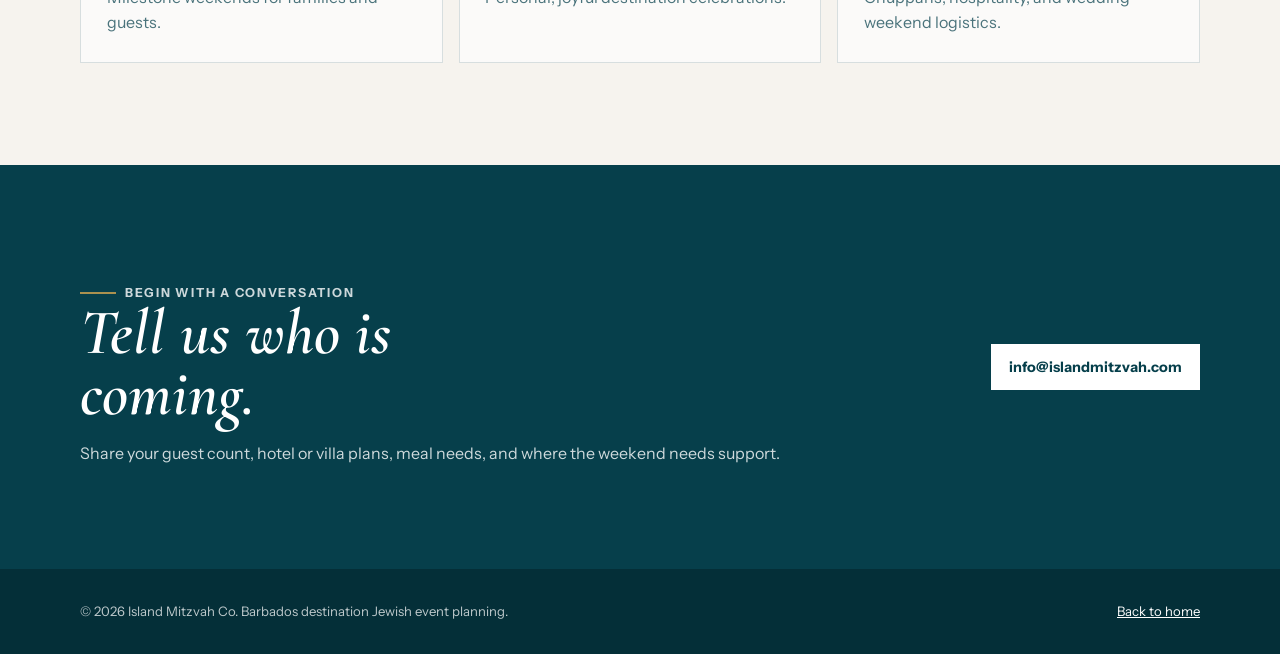
<file: barbados-shabbat-dinner-weekend-planning.html>
<!doctype html>
<html lang="en">
  <head>
    <meta charset="utf-8">
    <meta name="viewport" content="width=device-width, initial-scale=1">
    <!-- Google tag (gtag.js) -->
    <script async src="https://www.googletagmanager.com/gtag/js?id=G-QVBE9MVZRC"></script>
    <script>
      window.dataLayer = window.dataLayer || [];
      function gtag(){dataLayer.push(arguments);}
      gtag('js', new Date());

      gtag('config', 'G-QVBE9MVZRC');
    </script>
    <title>Shabbat Dinner and Simcha Weekend Planning in Barbados | Island Mitzvah Co.</title>
    <meta name="description" content="Plan Shabbat dinners, welcome meals, guest logistics, family gatherings, and full Jewish simcha weekends in Barbados with Island Mitzvah Co.">
    <meta name="keywords" content="Shabbat dinner Barbados, Jewish weekend Barbados, Barbados simcha weekend, Jewish event planning Barbados, destination simcha Barbados">
    <meta name="robots" content="index, follow">
    <meta name="author" content="Island Mitzvah Co.">
    <meta name="theme-color" content="#f6f3ee">
    <meta name="geo.region" content="BB">
    <meta name="geo.placename" content="Barbados">
    <link rel="canonical" href="https://islandmitzvah.com/barbados-shabbat-dinner-weekend-planning.html">
    <link rel="icon" type="image/png" href="favicon.png">
    <link rel="apple-touch-icon" href="apple-touch-icon.png">
    <link rel="preconnect" href="https://fonts.googleapis.com">
    <link rel="preconnect" href="https://fonts.gstatic.com" crossorigin>
    <link href="https://fonts.googleapis.com/css2?family=Cormorant+Garamond:ital,wght@1,600&family=Instrument+Sans:wght@400;500;600;700&family=Newsreader:opsz,wght@6..72,500;6..72,600&display=swap" rel="stylesheet">
    <link rel="stylesheet" href="service-pages.css">
    <meta property="og:type" content="website">
    <meta property="og:site_name" content="Island Mitzvah Co.">
    <meta property="og:title" content="Shabbat Dinner and Simcha Weekend Planning in Barbados">
    <meta property="og:description" content="Coordinate Barbados Shabbat dinners, welcome meals, family gatherings, guest transportation, and full simcha weekend logistics.">
    <meta property="og:url" content="https://islandmitzvah.com/barbados-shabbat-dinner-weekend-planning.html">
    <meta property="og:image" content="https://islandmitzvah.com/assets/optimized/palm-ocean-simcha-guide.jpg">
    <meta name="twitter:card" content="summary_large_image">
    <script type="application/ld+json">
      {
        "@context": "https://schema.org",
        "@type": "Service",
        "name": "Shabbat Dinner and Simcha Weekend Planning in Barbados",
        "serviceType": "Jewish weekend and Shabbat dinner planning",
        "provider": {
          "@type": ["LocalBusiness", "TravelAgency"],
          "name": "Island Mitzvah Co.",
          "url": "https://islandmitzvah.com/",
          "email": "info@islandmitzvah.com"
        },
        "areaServed": {
          "@type": "Country",
          "name": "Barbados"
        },
        "description": "Planning support for Shabbat dinners, welcome meals, family gatherings, guest logistics, and Jewish simcha weekends in Barbados."
      }
    </script>
  </head>
  <body style="--hero-image: url('assets/optimized/palm-ocean-simcha-guide.jpg');">
    <div class="site-shell">
      <header class="topbar"><nav class="container nav" aria-label="Primary navigation"><a class="brand" href="index.html" aria-label="Island Mitzvah Co. home"><span class="brand-logo-mark" aria-hidden="true"><img src="working-logo-clean.png" alt=""></span><span class="visually-hidden">Island Mitzvah Co.</span></a><div class="nav-links"><a href="index.html#celebrations">Celebrations</a><a href="index.html#services">Services</a><a href="index.html#locations">Locations</a><a href="index.html#jewish-tourism">Jewish Tourism</a><a href="mailto:info@islandmitzvah.com?subject=Barbados%20Shabbat%20Weekend">Contact</a><a class="button" href="simcha-guide.html">Free Simcha Planning Guide</a></div><details class="mobile-menu"><summary aria-label="Open navigation menu"><span class="menu-icon" aria-hidden="true"><span></span><span></span><span></span></span><span>Menu</span></summary><div class="mobile-menu-panel"><a href="index.html#celebrations">Celebrations</a><a href="index.html#services">Services</a><a href="index.html#locations">Locations</a><a href="index.html#jewish-tourism">Jewish Tourism</a><a href="mailto:info@islandmitzvah.com?subject=Barbados%20Shabbat%20Weekend">Contact</a><a class="button" href="simcha-guide.html">Free Simcha Planning Guide</a></div></details></nav></header>
      <main>
        <section class="service-hero"><div class="container service-hero-copy"><p class="eyebrow">Barbados Shabbat & Weekend Planning</p><h1>Meals, moments, and guest care.</h1><p class="lead">Island Mitzvah Co. helps families plan Shabbat dinners, welcome meals, farewell brunches, guest transportation, and the quiet logistical details that make a Barbados simcha weekend feel easy.</p><div class="hero-actions"><a class="button" href="mailto:info@islandmitzvah.com?subject=Barbados%20Shabbat%20Weekend">Plan the Weekend</a><a class="button secondary" href="#details">Explore the Service</a></div></div></section>
        <section class="section alt" id="details"><div class="container content-grid"><div class="content-copy"><p class="eyebrow">What We Coordinate</p><h2>The hospitality around the milestone.</h2><p>Often, the weekend surrounding the ceremony is what guests remember most: the welcome meal, the Friday night table, the transportation that arrives on time, the beach morning, the clear schedule, and the sense that someone has thought through the details.</p><p>Island Mitzvah can help families plan one meal, a full weekend, or the practical guest logistics that support a larger celebration.</p><ul class="feature-list"><li>Shabbat-style dinners, welcome meals, farewell brunches, and family gatherings</li><li>Catering coordination, dietary conversations, and service timing</li><li>Venue guidance for villas, hotels, restaurants, beaches, gardens, and private spaces</li><li>Airport transfers, island transportation, accessibility, and guest schedules</li><li>Welcome bags, guest notes, itinerary planning, and day-of support</li></ul></div><aside class="panel"><strong>Best for</strong><p>Families hosting guests in Barbados who want the weekend to feel welcoming, organized, and rooted in Jewish hospitality.</p></aside></div></section>
        <section class="section"><div class="container"><div class="section-head"><div><p class="eyebrow">Weekend Support</p><h2>Small details, big relief.</h2></div><p>These support services can stand alone or wrap around a bar mitzvah, bat mitzvah, wedding, anniversary, or family gathering.</p></div><div class="card-grid"><article class="card"><strong>Meals</strong><p>Welcome dinners, Shabbat-style meals, beach picnics, brunches, and private family gatherings.</p></article><article class="card"><strong>Movement</strong><p>Airport pickups, event transfers, group transportation, timing plans, and mobility considerations.</p></article><article class="card"><strong>Guest Experience</strong><p>Welcome bags, printed schedules, local suggestions, day trips, and clear communication.</p></article></div></div></section>
        <section class="section alt"><div class="container"><div class="section-head"><div><p class="eyebrow">Questions</p><h2>Weekend planning FAQ.</h2></div><p>Helpful answers for families who already have a main event but need the surrounding pieces handled.</p></div><div class="faq-grid"><article class="faq-card"><strong>Can you plan only a Shabbat dinner?</strong><p>Yes. We can help with a single dinner, several meals, or the broader weekend itinerary.</p></article><article class="faq-card"><strong>Can you help with kosher-style or dietary needs?</strong><p>Yes. We can help coordinate menu conversations, catering timing, and dietary needs with local partners.</p></article><article class="faq-card"><strong>Can you help guests get around?</strong><p>Yes. Transportation planning can include airport arrivals, transfers between events, accessibility needs, and departure timing.</p></article><article class="faq-card"><strong>Can this support a wedding or mitzvah?</strong><p>Yes. Weekend planning can wrap around a bar mitzvah, bat mitzvah, Jewish wedding, anniversary, reunion, or private family trip.</p></article></div></div></section>
        <section class="section"><div class="container"><div class="section-head"><div><p class="eyebrow">Related Services</p><h2>Pair it with the main event.</h2></div><p>Weekend planning often supports one of these services.</p></div><div class="service-link-grid"><a class="service-link" href="barbados-bar-mitzvah-planning.html"><strong>Bar Mitzvah Planning</strong><p>Milestone weekends for families and guests.</p></a><a class="service-link" href="barbados-bat-mitzvah-planning.html"><strong>Bat Mitzvah Planning</strong><p>Personal, joyful destination celebrations.</p></a><a class="service-link" href="barbados-jewish-wedding-planning.html"><strong>Jewish Wedding Planning</strong><p>Chuppahs, hospitality, and wedding weekend logistics.</p></a></div></div></section>
        <section class="section cta"><div class="container cta-grid"><div><p class="eyebrow">Begin with a conversation</p><h2>Tell us who is coming.</h2><p>Share your guest count, hotel or villa plans, meal needs, and where the weekend needs support.</p></div><a class="button" href="mailto:info@islandmitzvah.com?subject=Barbados%20Shabbat%20Weekend">info@islandmitzvah.com</a></div></section>
      </main>
      <footer class="footer"><div class="container footer-grid"><span>&copy; 2026 Island Mitzvah Co. Barbados destination Jewish event planning.</span><a href="index.html">Back to home</a></div></footer>
    </div>
    <script>document.querySelectorAll(".mobile-menu a").forEach((link)=>{link.addEventListener("click",()=>{link.closest(".mobile-menu").open=false;});});</script>
  </body>
</html>
</file>
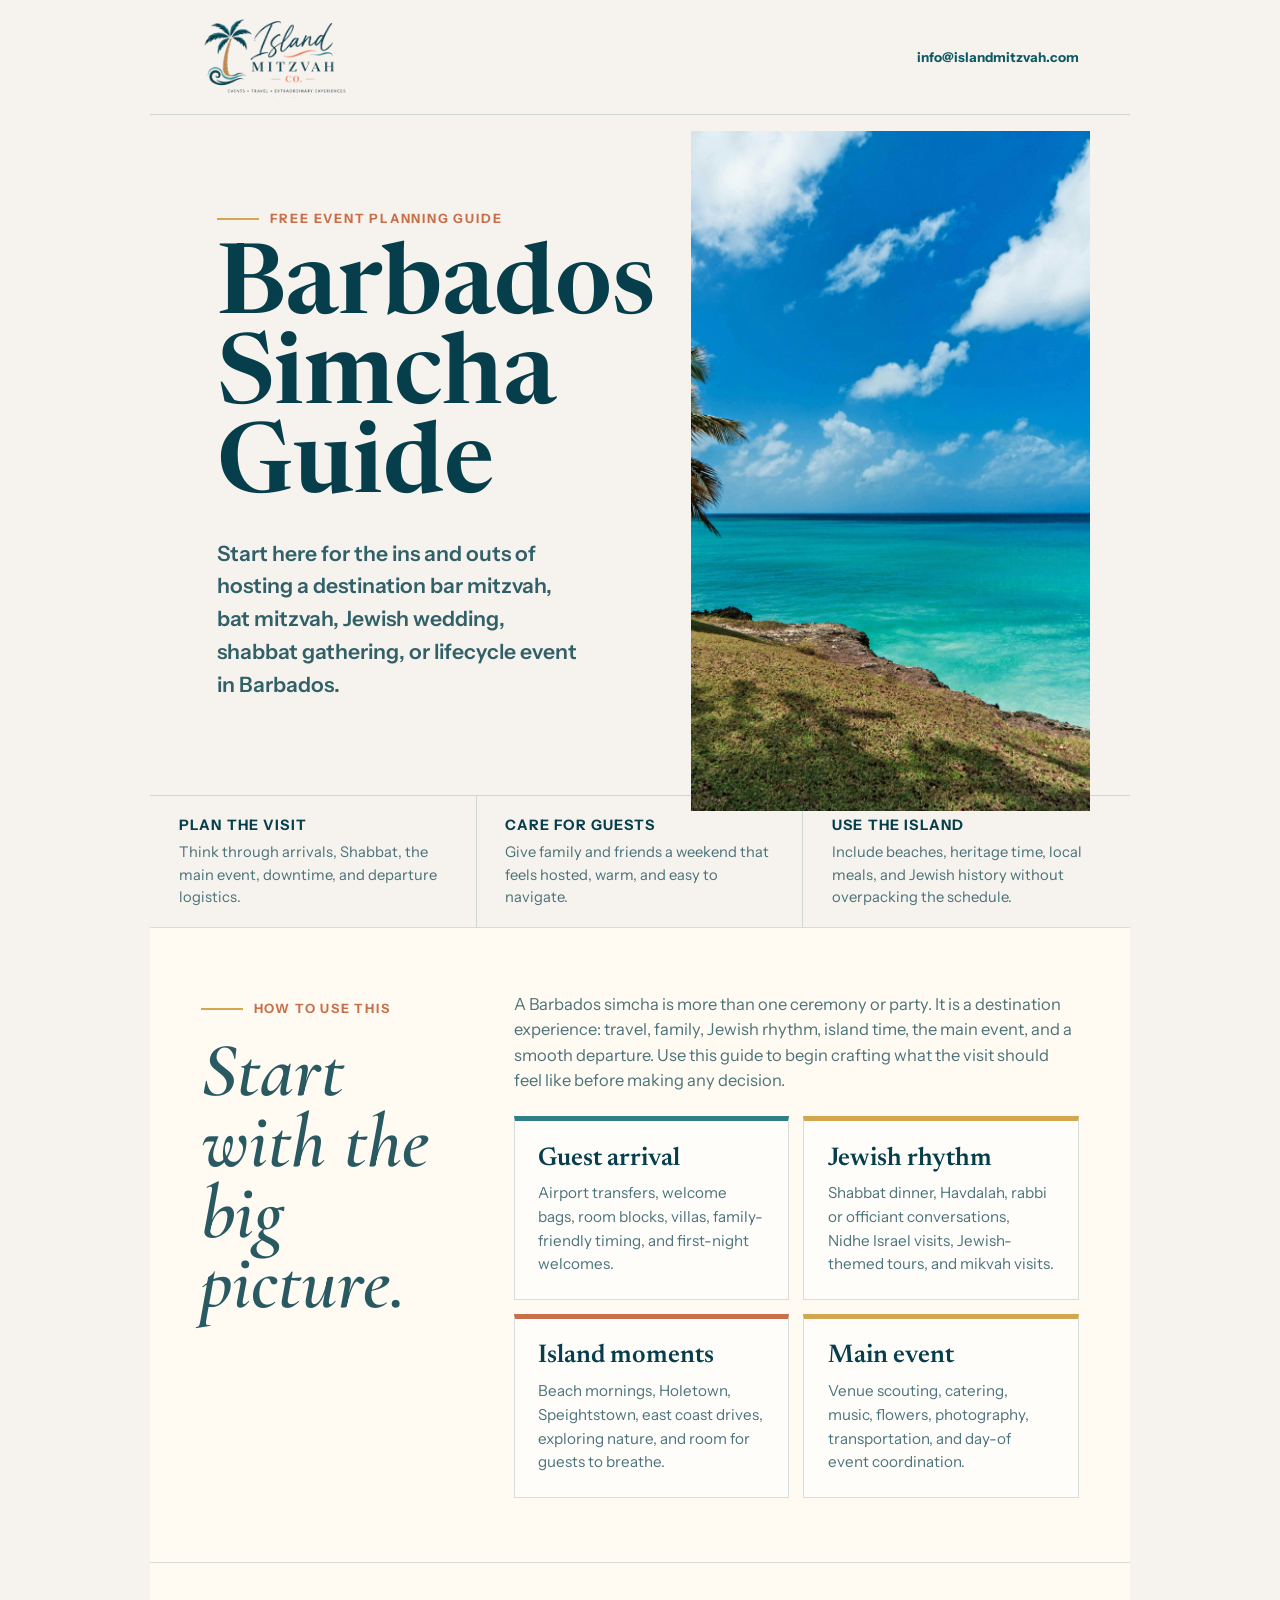
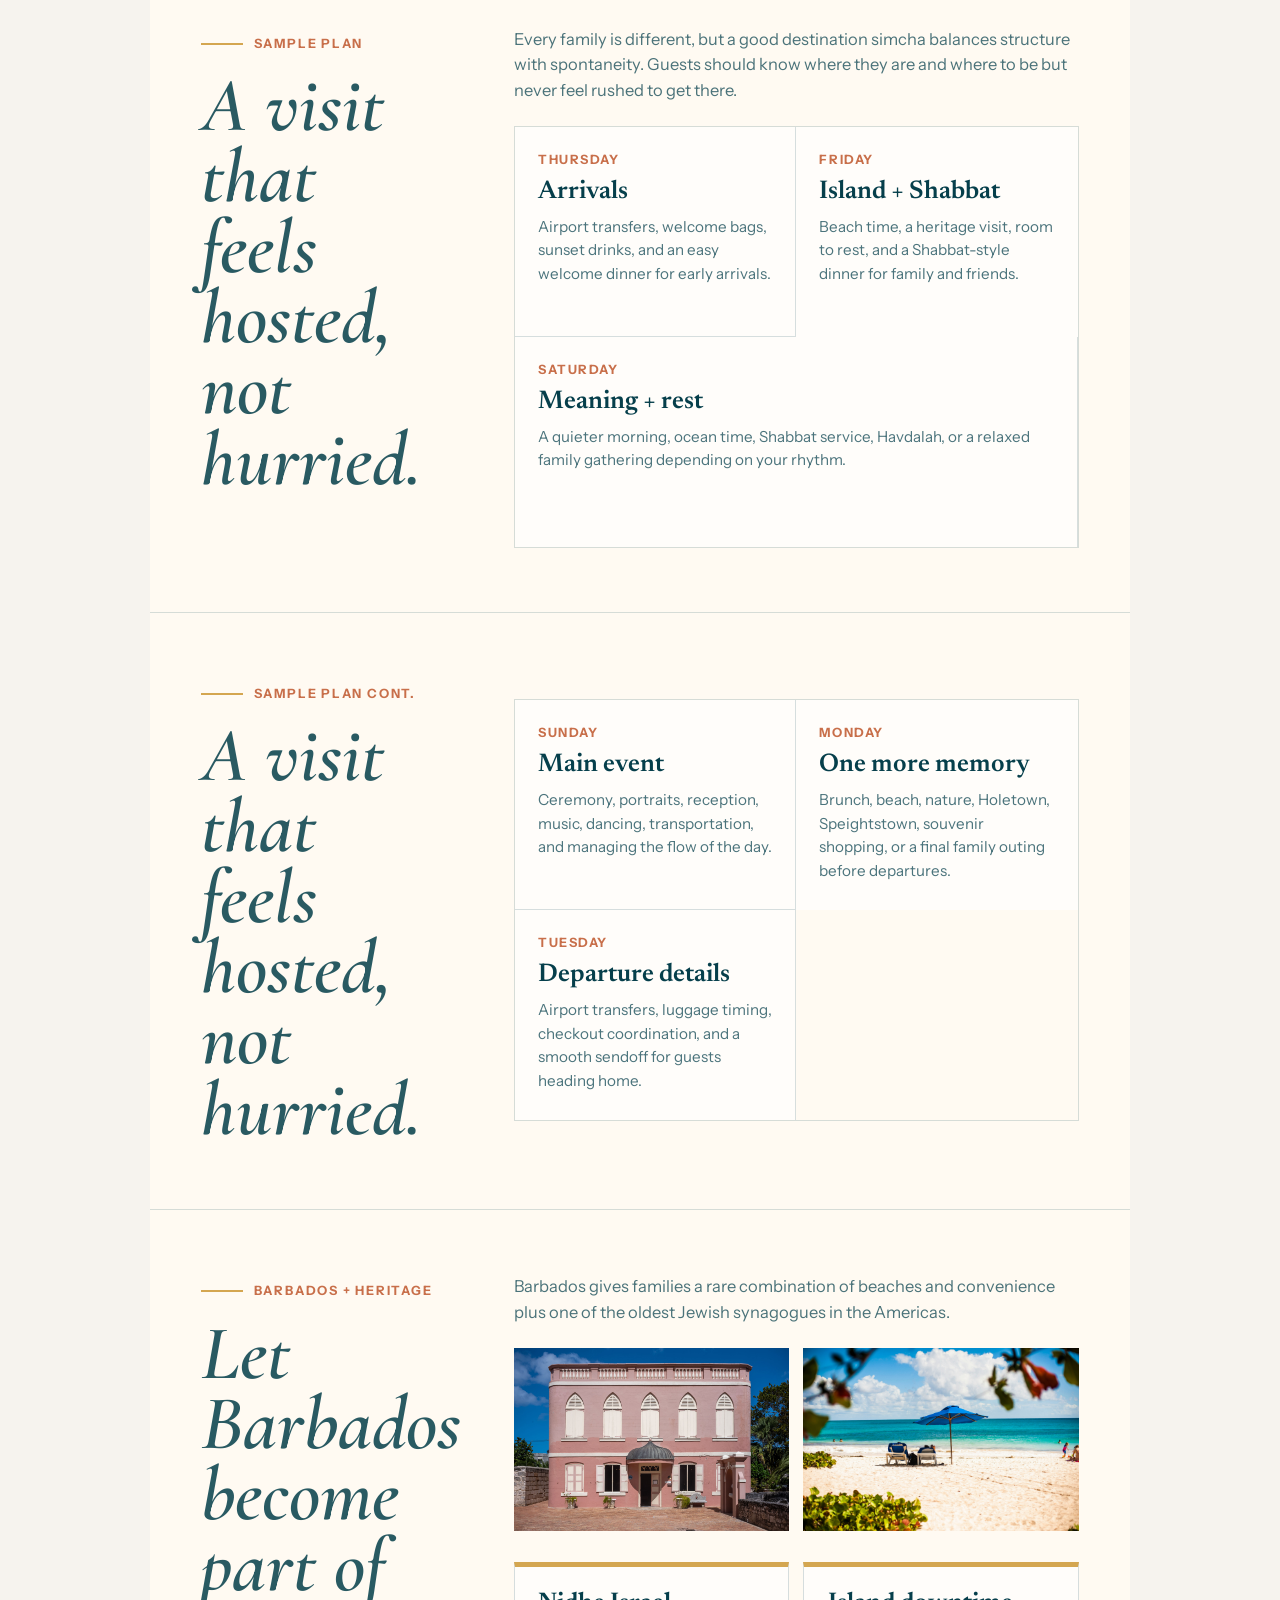
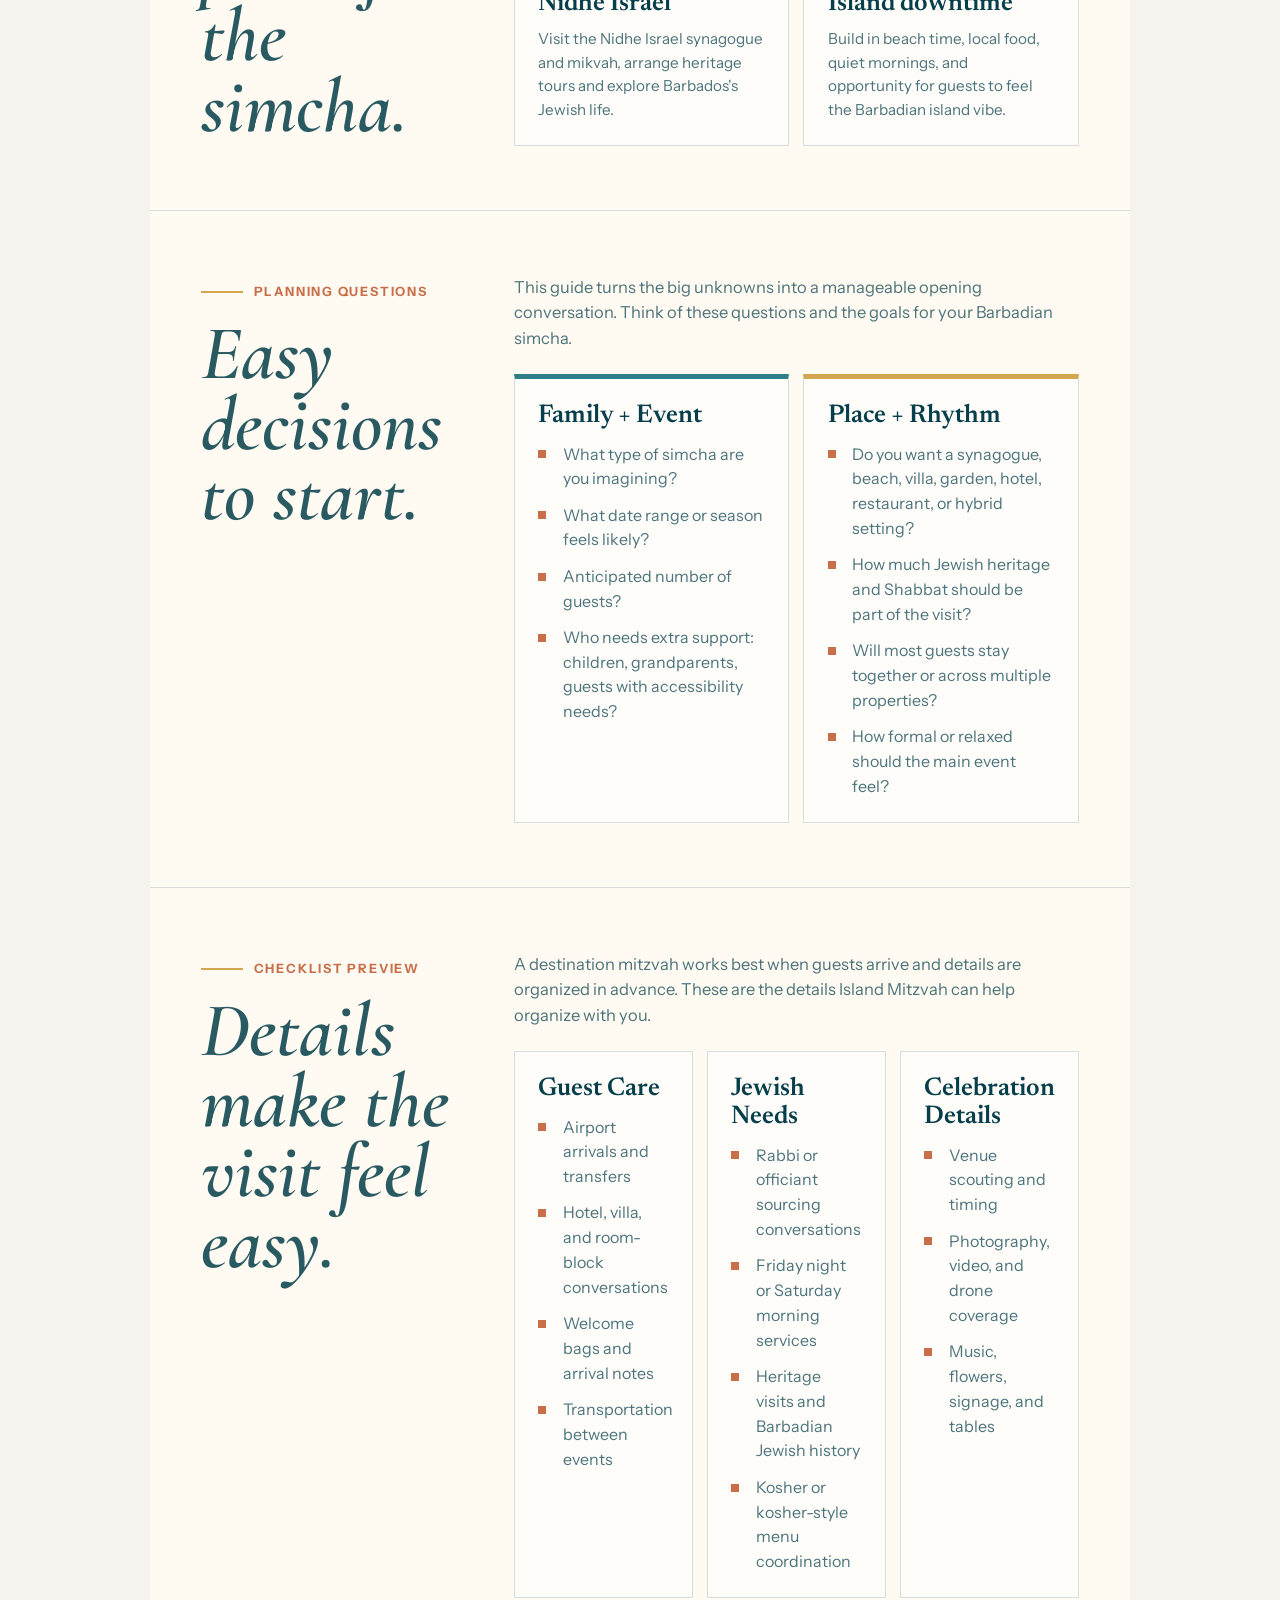
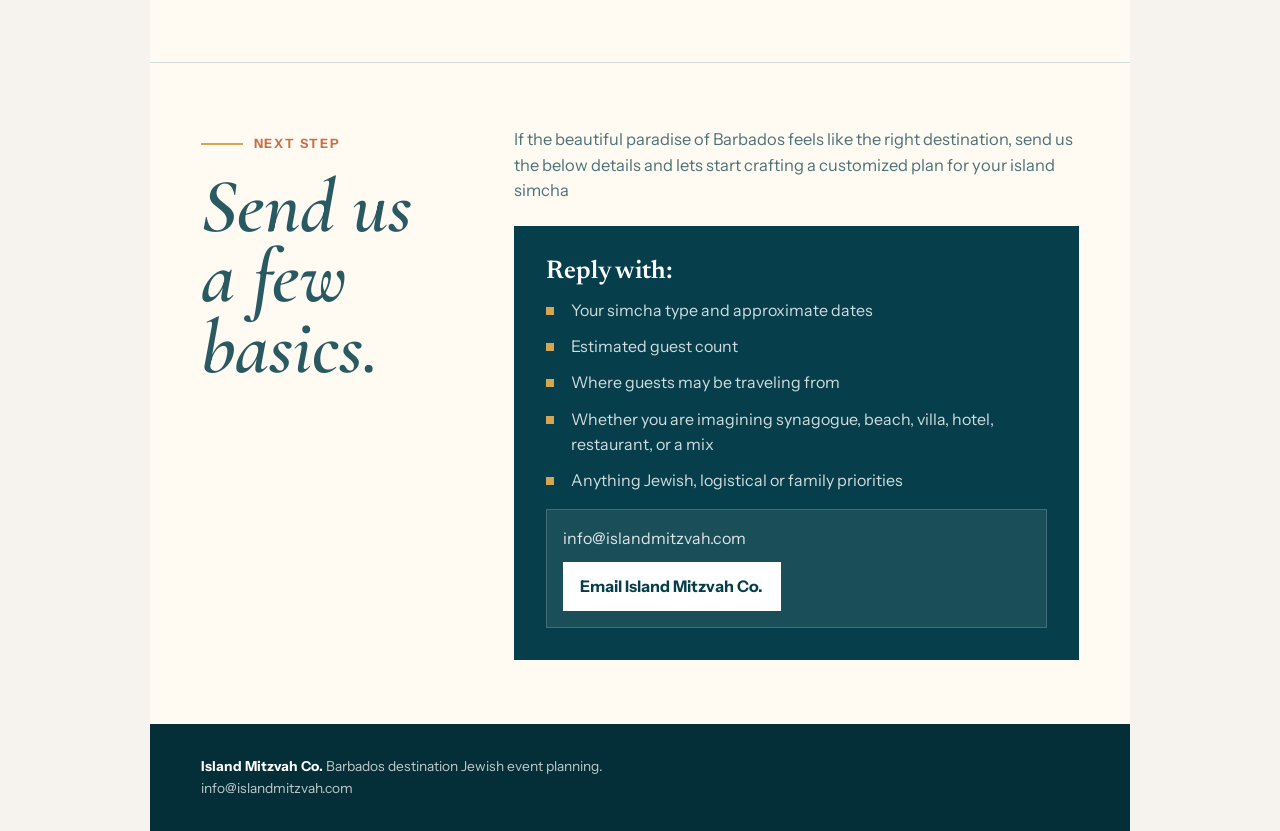
<file: free-simcha-planning-guide.html>
<!doctype html>
<html lang="en">
  <head>
    <meta charset="utf-8">
    <meta name="viewport" content="width=device-width, initial-scale=1">
    <!-- Google tag (gtag.js) -->
    <script async src="https://www.googletagmanager.com/gtag/js?id=G-QVBE9MVZRC"></script>
    <script>
      window.dataLayer = window.dataLayer || [];
      function gtag(){dataLayer.push(arguments);}
      gtag('js', new Date());

      gtag('config', 'G-QVBE9MVZRC');
    </script>
    <title>Free Barbados Simcha Planning Guide | Island Mitzvah Co.</title>
    <meta
      name="description"
      content="A printable Barbados simcha planning guide from Island Mitzvah Co. for families planning destination bar mitzvahs, bat mitzvahs, Jewish weddings, Shabbat gatherings, and lifecycle celebrations."
    >
    <link rel="preconnect" href="https://fonts.googleapis.com">
    <link rel="preconnect" href="https://fonts.gstatic.com" crossorigin>
    <link href="https://fonts.googleapis.com/css2?family=Cormorant+Garamond:ital,wght@1,600&family=Instrument+Sans:wght@400;500;600;700;800&family=Newsreader:opsz,wght@6..72,500;6..72,600&display=swap" rel="stylesheet">
    <style>
      :root {
        --logo-background: #f6f3ee;
        --ink: #063f4b;
        --teal: #0d5964;
        --sea: #2f7f86;
        --coral: #c86f4a;
        --gold: #d4a650;
        --paper: #fffaf2;
        --white: #ffffff;
        --muted: rgba(6, 63, 75, 0.72);
        --line: rgba(6, 63, 75, 0.16);
      }

      * {
        box-sizing: border-box;
      }

      body {
        margin: 0;
        background: var(--logo-background);
        color: var(--ink);
        font-family: "Instrument Sans", Arial, Helvetica, sans-serif;
        line-height: 1.55;
      }

      img {
        display: block;
        max-width: 100%;
      }

      .page {
        width: min(100%, 980px);
        margin: 0 auto;
        background: var(--paper);
      }

      .cover {
        min-height: 100vh;
        display: grid;
        grid-template-rows: auto 1fr auto;
        background: var(--logo-background);
        position: relative;
      }

      .cover-top {
        display: flex;
        align-items: center;
        justify-content: space-between;
        gap: 1rem;
        padding: 1rem clamp(1.2rem, 5vw, 3.2rem);
        border-bottom: 1px solid var(--line);
      }

      .brand-mark {
        width: 148px;
        height: 82px;
        overflow: hidden;
      }

      .brand-mark img {
        width: 148px;
        max-width: none;
      }

      .contact {
        color: var(--teal);
        font-size: 0.84rem;
        font-weight: 800;
        text-align: right;
      }

      .cover-main {
        display: grid;
        grid-template-columns: minmax(0, 0.92fr) minmax(320px, 0.88fr);
        align-items: stretch;
        min-height: 680px;
      }

      .cover-copy {
        display: flex;
        flex-direction: column;
        justify-content: center;
        padding: clamp(2rem, 6vw, 4.2rem);
      }

      .cover-print-logo {
        display: none;
      }

      .eyebrow {
        display: inline-flex;
        align-items: center;
        gap: 0.65rem;
        margin: 0 0 1.1rem;
        color: var(--coral);
        font-size: 0.8rem;
        font-weight: 800;
        letter-spacing: 0.14em;
        text-transform: uppercase;
      }

      .eyebrow::before {
        content: "";
        width: 42px;
        height: 2px;
        background: var(--gold);
      }

      h1,
      h2,
      h3 {
        margin: 0;
        color: var(--ink);
        font-family: "Newsreader", Georgia, serif;
        font-weight: 600;
        letter-spacing: 0;
      }

      h1 {
        max-width: 10ch;
        font-size: clamp(3.4rem, 7.6vw, 6.9rem);
        line-height: 0.92;
      }

      .cover-lead {
        max-width: 33rem;
        margin: 1.45rem 0 0;
        color: rgba(6, 63, 75, 0.82);
        font-size: clamp(1.05rem, 2vw, 1.32rem);
        font-weight: 600;
      }

      .cover-photo {
        min-height: 100%;
      }

      .cover-photo img {
        width: 100%;
        height: 100%;
        object-fit: cover;
        object-position: 64% center;
      }

      .cover-bottom {
        display: grid;
        grid-template-columns: repeat(3, 1fr);
        border-top: 1px solid var(--line);
      }

      .cover-note {
        min-height: 118px;
        padding: 1.1rem clamp(1rem, 3vw, 1.8rem);
        border-right: 1px solid var(--line);
        color: var(--muted);
        font-size: 0.92rem;
      }

      .cover-note:last-child {
        border-right: 0;
      }

      .cover-note strong {
        display: block;
        margin-bottom: 0.3rem;
        color: var(--ink);
        font-size: 0.9rem;
        letter-spacing: 0.08em;
        text-transform: uppercase;
      }

      .section {
        padding: clamp(2.4rem, 5vw, 4.6rem) clamp(1.2rem, 5vw, 3.2rem);
        border-top: 1px solid var(--line);
      }

      .section-grid {
        display: grid;
        grid-template-columns: minmax(230px, 0.44fr) minmax(0, 1fr);
        gap: clamp(1.8rem, 5vw, 4rem);
        align-items: start;
      }

      h2 {
        max-width: 10ch;
        color: rgba(6, 63, 75, 0.86);
        font-family: "Cormorant Garamond", "Newsreader", Georgia, serif;
        font-size: clamp(2.8rem, 6vw, 5.2rem);
        font-style: italic;
        line-height: 0.92;
      }

      h3 {
        font-size: clamp(1.35rem, 2vw, 1.8rem);
        line-height: 1.1;
      }

      p {
        margin: 0;
      }

      .section-intro {
        max-width: 43rem;
        color: var(--muted);
        font-size: 1.03rem;
      }

      .cards,
      .two-col,
      .checklist {
        display: grid;
        gap: 0.9rem;
        margin-top: 1.4rem;
      }

      .cards {
        grid-template-columns: repeat(2, minmax(0, 1fr));
      }

      .card,
      .check-card,
      .day {
        border: 1px solid var(--line);
        background: rgba(255, 255, 255, 0.66);
        padding: clamp(1.05rem, 2vw, 1.45rem);
      }

      .card {
        border-top: 5px solid var(--sea);
      }

      .card:nth-child(2n) {
        border-top-color: var(--gold);
      }

      .card:nth-child(3n) {
        border-top-color: var(--coral);
      }

      .card p,
      .day p {
        margin-top: 0.55rem;
        color: var(--muted);
        font-size: 0.95rem;
      }

      .day-plan {
        display: grid;
        grid-template-columns: repeat(2, minmax(0, 1fr));
        border: 1px solid var(--line);
        margin-top: 1.4rem;
      }

      .day-plan.day-plan-three .day:last-child {
        grid-column: 1 / -1;
      }

      .day {
        min-height: 210px;
        border: 0;
        border-right: 1px solid var(--line);
        border-bottom: 1px solid var(--line);
      }

      .day:nth-child(2n) {
        border-right: 0;
      }

      .day:nth-last-child(-n + 2) {
        border-bottom: 0;
      }

      .day strong,
      .mini-label {
        display: block;
        margin-bottom: 0.5rem;
        color: var(--coral);
        font-size: 0.8rem;
        font-weight: 800;
        letter-spacing: 0.12em;
        text-transform: uppercase;
      }

      .image-row {
        display: grid;
        grid-template-columns: 1fr 1fr;
        gap: 0.9rem;
        margin-top: 1.4rem;
      }

      .image-row figure {
        margin: 0;
        min-height: 250px;
        overflow: hidden;
      }

      .image-row img {
        width: 100%;
        height: 100%;
        object-fit: cover;
      }

      .feature-grid {
        display: grid;
        grid-template-columns: repeat(2, minmax(0, 1fr));
        gap: 0.9rem;
        margin-top: 1.4rem;
      }

      .feature-pair {
        break-inside: avoid;
      }

      .feature-pair figure {
        margin: 0;
        min-height: 200px;
        overflow: hidden;
      }

      .feature-pair img {
        width: 100%;
        height: 100%;
        object-fit: cover;
      }

      .feature-pair .card {
        margin-top: 0.9rem;
      }

      ul {
        margin: 0;
        padding: 0;
        list-style: none;
      }

      li {
        position: relative;
        margin-top: 0.72rem;
        padding-left: 1.55rem;
        color: var(--muted);
      }

      li::before {
        content: "";
        position: absolute;
        top: 0.55rem;
        left: 0;
        width: 0.5rem;
        height: 0.5rem;
        background: var(--coral);
      }

      .checklist {
        grid-template-columns: repeat(3, minmax(0, 1fr));
      }

      .prompt-box {
        margin-top: 1.4rem;
        padding: clamp(1.25rem, 3vw, 2rem);
        background: var(--ink);
        color: var(--white);
      }

      .prompt-box h3 {
        color: var(--white);
      }

      .prompt-box p,
      .prompt-box li {
        color: rgba(255, 255, 255, 0.82);
      }

      .prompt-box li::before {
        background: var(--gold);
      }

      .email-cta {
        margin-top: 1rem;
        border: 1px solid rgba(255, 255, 255, 0.18);
        padding: 1rem;
        background: rgba(255, 255, 255, 0.08);
      }

      .email-cta p {
        color: rgba(255, 255, 255, 0.86);
      }

      .email-link {
        display: inline-block;
        margin-top: 0.75rem;
        padding: 0.75rem 1.1rem;
        background: var(--white);
        color: var(--ink);
        font-weight: 800;
        text-decoration: none;
      }

      .footer {
        padding: 2rem clamp(1.2rem, 5vw, 3.2rem);
        background: #042f38;
        color: rgba(255, 255, 255, 0.75);
        font-size: 0.86rem;
      }

      .footer strong {
        color: var(--white);
      }

      @media print {
        @page {
          margin: 0.45in;
          size: letter;
        }

        body {
          background: var(--white);
          -webkit-print-color-adjust: exact;
          print-color-adjust: exact;
        }

        .page {
          width: 100%;
        }

        .cover,
        .section {
          break-inside: avoid;
        }

        .cover {
          break-after: page;
          height: 10.1in;
          min-height: 0;
          overflow: hidden;
        }

        .cover-top {
          padding: 0.35in 0.4in 0.22in;
        }

        .brand-mark {
          width: 1.45in;
          height: 0.8in;
        }

        .brand-mark img {
          width: 1.45in;
        }

        .cover-main {
          grid-template-columns: 0.95fr 0.88fr;
          min-height: 0;
          height: 7.45in;
        }

        .cover-copy {
          padding: 0.4in;
        }

        h1 {
          font-size: 58pt;
        }

        .cover-lead {
          font-size: 12.5pt;
        }

        .cover-bottom {
          height: 1.28in;
        }

        .cover-note {
          min-height: 0;
          padding: 0.16in 0.2in;
          font-size: 8.5pt;
        }
      }

      @media (max-width: 760px) {
        .cover-main,
        .section-grid,
        .cover-bottom,
        .cards,
        .day-plan,
        .image-row,
        .checklist {
          grid-template-columns: 1fr;
        }

        .cover-photo {
          min-height: 360px;
        }

        .cover-note,
        .day {
          border-right: 0;
        }

        .day:nth-last-child(-n + 2) {
          border-bottom: 1px solid var(--line);
        }
      }

      @media print {
        .cover {
          display: grid;
          grid-template-rows: 1fr;
          height: 10.1in;
          min-height: 0;
          overflow: hidden;
        }

        .cover-top,
        .cover-bottom,
        .footer {
          display: none;
        }

        .cover-print-logo {
          display: block;
          position: absolute;
          top: 0.28in;
          left: 0.35in;
          width: 1.42in;
        }

        .cover-main {
          display: grid;
          grid-template-columns: 0.92fr 1fr;
          min-height: 0;
          height: 100%;
          align-items: center;
        }

        .cover-copy {
          padding: 0.6in 0.35in;
        }

        h1 {
          font-size: 50pt;
          line-height: 0.92;
        }

        .cover-lead {
          font-size: 11.5pt;
          line-height: 1.45;
        }

        .cover-photo {
          min-height: 0;
          height: calc(100% - 40px);
          align-self: center;
        }

        .cover-photo img {
          object-position: 27% center;
        }

        .section.page-break-before {
          break-before: page;
        }

        .section.section-tight {
          padding-top: 0.35in;
          padding-bottom: 0.35in;
        }

        .day-plan.day-plan-compact .day {
          min-height: 175px;
        }

        .day-plan.day-plan-compact.day-plan-three .day {
          min-height: 145px;
        }

        .feature-grid {
          gap: 0.7rem;
        }

        .feature-pair figure {
          min-height: 160px;
        }

        .feature-pair .card {
          margin-top: 0.6rem;
        }

        .check-card li:last-child {
          margin-bottom: 0;
        }
      }
    </style>
  </head>
  <body>
    <article class="page">
      <section class="cover">
        <img class="cover-print-logo" src="working-logo-clean.png" alt="Island Mitzvah Co. logo">
        <header class="cover-top">
          <div class="brand-mark" aria-label="Island Mitzvah Co.">
            <img src="working-logo-clean.png" alt="">
          </div>
          <p class="contact">info@islandmitzvah.com</p>
        </header>

        <div class="cover-main">
          <div class="cover-copy">
            <p class="eyebrow">Free Event Planning Guide</p>
            <h1>Barbados Simcha Guide</h1>
            <p class="cover-lead">
              Start here for the ins and outs of hosting a destination bar
              mitzvah, bat mitzvah, Jewish wedding, shabbat gathering, or
              lifecycle event in Barbados.
            </p>
          </div>
          <figure class="cover-photo">
            <img src="assets/optimized/palm-ocean-simcha-guide-pdf.jpg" alt="Palm tree overlooking bright Barbados ocean water">
          </figure>
        </div>

        <div class="cover-bottom">
          <p class="cover-note"><strong>Plan The Visit</strong> Think through arrivals, Shabbat, the main event, downtime, and departure logistics.</p>
          <p class="cover-note"><strong>Care For Guests</strong> Give family and friends a weekend that feels hosted, warm, and easy to navigate.</p>
          <p class="cover-note"><strong>Use The Island</strong> Include beaches, heritage time, local meals, and Jewish history without overpacking the schedule.</p>
        </div>
      </section>

      <section class="section">
        <div class="section-grid">
          <div>
            <p class="eyebrow">How To Use This</p>
            <h2>Start with the big picture.</h2>
          </div>
          <div>
            <p class="section-intro">
              A Barbados simcha is more than one ceremony or party. It is a
              destination experience: travel, family, Jewish rhythm, island
              time, the main event, and a smooth departure. Use this guide to
              begin crafting what the visit should feel like before making any
              decision.
            </p>
            <div class="cards">
              <article class="card">
                <h3>Guest arrival</h3>
                <p>Airport transfers, welcome bags, room blocks, villas, family-friendly timing, and first-night welcomes.</p>
              </article>
              <article class="card">
                <h3>Jewish rhythm</h3>
                <p>Shabbat dinner, Havdalah, rabbi or officiant conversations, Nidhe Israel visits, Jewish-themed tours, and mikvah visits.</p>
              </article>
              <article class="card">
                <h3>Island moments</h3>
                <p>Beach mornings, Holetown, Speightstown, east coast drives, exploring nature, and room for guests to breathe.</p>
              </article>
              <article class="card">
                <h3>Main event</h3>
                <p>Venue scouting, catering, music, flowers, photography, transportation, and day-of event coordination.</p>
              </article>
            </div>
          </div>
        </div>
      </section>

      <section class="section">
        <div class="section-grid">
          <div>
            <p class="eyebrow">Sample Plan</p>
            <h2>A visit that feels hosted, not hurried.</h2>
          </div>
          <div>
            <p class="section-intro">
              Every family is different, but a good destination simcha
              balances structure with spontaneity. Guests should know where they
              are and where to be but never feel rushed to get there.
            </p>
            <div class="day-plan day-plan-compact day-plan-three">
              <article class="day">
                <strong>Thursday</strong>
                <h3>Arrivals</h3>
                <p>Airport transfers, welcome bags, sunset drinks, and an easy welcome dinner for early arrivals.</p>
              </article>
              <article class="day">
                <strong>Friday</strong>
                <h3>Island + Shabbat</h3>
                <p>Beach time, a heritage visit, room to rest, and a Shabbat-style dinner for family and friends.</p>
              </article>
              <article class="day">
                <strong>Saturday</strong>
                <h3>Meaning + rest</h3>
                <p>A quieter morning, ocean time, Shabbat service, Havdalah, or a relaxed family gathering depending on your rhythm.</p>
              </article>
            </div>
          </div>
        </div>
      </section>

      <section class="section section-tight page-break-before">
        <div class="section-grid">
          <div>
            <p class="eyebrow">Sample Plan Cont.</p>
            <h2>A visit that feels hosted, not hurried.</h2>
          </div>
          <div>
            <div class="day-plan day-plan-compact">
              <article class="day">
                <strong>Sunday</strong>
                <h3>Main event</h3>
                <p>Ceremony, portraits, reception, music, dancing, transportation, and managing the flow of the day.</p>
              </article>
              <article class="day">
                <strong>Monday</strong>
                <h3>One more memory</h3>
                <p>Brunch, beach, nature, Holetown, Speightstown, souvenir shopping, or a final family outing before departures.</p>
              </article>
              <article class="day">
                <strong>Tuesday</strong>
                <h3>Departure details</h3>
                <p>Airport transfers, luggage timing, checkout coordination, and a smooth sendoff for guests heading home.</p>
              </article>
            </div>
          </div>
        </div>
      </section>

      <section class="section section-tight">
        <div class="section-grid">
          <div>
            <p class="eyebrow">Barbados + Heritage</p>
            <h2>Let Barbados<br>become part of<br>the simcha.</h2>
          </div>
          <div>
            <p class="section-intro">
              Barbados gives families a rare combination of beaches and
              convenience plus one of the oldest Jewish synagogues in the
              Americas.
            </p>
            <div class="feature-grid">
              <div class="feature-pair">
                <figure>
                  <img src="nidhe-israel-synagogue.jpg" alt="Nidhe Israel Synagogue exterior">
                </figure>
                <article class="card">
                  <h3>Nidhe Israel</h3>
                  <p>Visit the Nidhe Israel synagogue and mikvah, arrange heritage tours and explore Barbados's Jewish life.</p>
                </article>
              </div>
              <div class="feature-pair">
                <figure>
                  <img src="social/barbados-image-candidates-2026-06-10/beach-umbrella-simcha-guide.jpg" alt="Beach umbrella and turquoise water in Barbados">
                </figure>
                <article class="card">
                  <h3>Island downtime</h3>
                  <p>Build in beach time, local food, quiet mornings, and opportunity for guests to feel the Barbadian island vibe.</p>
                </article>
              </div>
            </div>
          </div>
        </div>
      </section>

      <section class="section">
        <div class="section-grid">
          <div>
            <p class="eyebrow">Planning Questions</p>
            <h2>Easy<br>decisions<br>to start.</h2>
          </div>
          <div>
            <p class="section-intro">
              This guide turns the big unknowns into a manageable opening
              conversation. Think of these questions and the goals for your
              Barbadian simcha.
            </p>
            <div class="cards">
              <article class="card">
                <h3>Family + Event</h3>
                <ul>
                  <li>What type of simcha are you imagining?</li>
                  <li>What date range or season feels likely?</li>
                  <li>Anticipated number of guests?</li>
                  <li>Who needs extra support: children, grandparents, guests with accessibility needs?</li>
                </ul>
              </article>
              <article class="card">
                <h3>Place + Rhythm</h3>
                <ul>
                  <li>Do you want a synagogue, beach, villa, garden, hotel, restaurant, or hybrid setting?</li>
                  <li>How much Jewish heritage and Shabbat should be part of the visit?</li>
                  <li>Will most guests stay together or across multiple properties?</li>
                  <li>How formal or relaxed should the main event feel?</li>
                </ul>
              </article>
            </div>
          </div>
        </div>
      </section>

      <section class="section">
        <div class="section-grid">
          <div>
            <p class="eyebrow">Checklist Preview</p>
            <h2>Details make the visit feel easy.</h2>
          </div>
          <div>
            <p class="section-intro">
              A destination mitzvah works best when guests arrive and details
              are organized in advance. These are the details Island Mitzvah
              can help organize with you.
            </p>
            <div class="checklist">
              <article class="check-card">
                <h3>Guest Care</h3>
                <ul>
                  <li>Airport arrivals and transfers</li>
                  <li>Hotel, villa, and room-block conversations</li>
                  <li>Welcome bags and arrival notes</li>
                  <li>Transportation between events</li>
                </ul>
              </article>
              <article class="check-card">
                <h3>Jewish Needs</h3>
                <ul>
                  <li>Rabbi or officiant sourcing conversations</li>
                  <li>Friday night or Saturday morning services</li>
                  <li>Heritage visits and Barbadian Jewish history</li>
                  <li>Kosher or kosher-style menu coordination</li>
                </ul>
              </article>
              <article class="check-card">
                <h3>Celebration Details</h3>
                <ul>
                  <li>Venue scouting and timing</li>
                  <li>Photography, video, and drone coverage</li>
                  <li>Music, flowers, signage, and tables</li>
                </ul>
              </article>
            </div>
          </div>
        </div>
      </section>

      <section class="section">
        <div class="section-grid">
          <div>
            <p class="eyebrow">Next Step</p>
            <h2>Send us a few basics.</h2>
          </div>
          <div>
            <p class="section-intro">
              If the beautiful paradise of Barbados feels like the right
              destination, send us the below details and lets start crafting a
              customized plan for your island simcha
            </p>
            <div class="prompt-box">
              <h3>Reply with:</h3>
              <ul>
                  <li>Your simcha type and approximate dates</li>
                <li>Estimated guest count</li>
                <li>Where guests may be traveling from</li>
                <li>Whether you are imagining synagogue, beach, villa, hotel, restaurant, or a mix</li>
                  <li>Anything Jewish, logistical or family priorities</li>
              </ul>
              <div class="email-cta">
                <p>info@islandmitzvah.com</p>
                <a class="email-link" href="mailto:info@islandmitzvah.com?subject=Island%20Mitzvah%20Guide%20Inquiry">Email Island Mitzvah Co.</a>
              </div>
            </div>
          </div>
        </div>
      </section>

      <footer class="footer">
        <p><strong>Island Mitzvah Co.</strong> Barbados destination Jewish event planning.</p>
        <p>info@islandmitzvah.com</p>
      </footer>
    </article>
  </body>
</html>
</file>
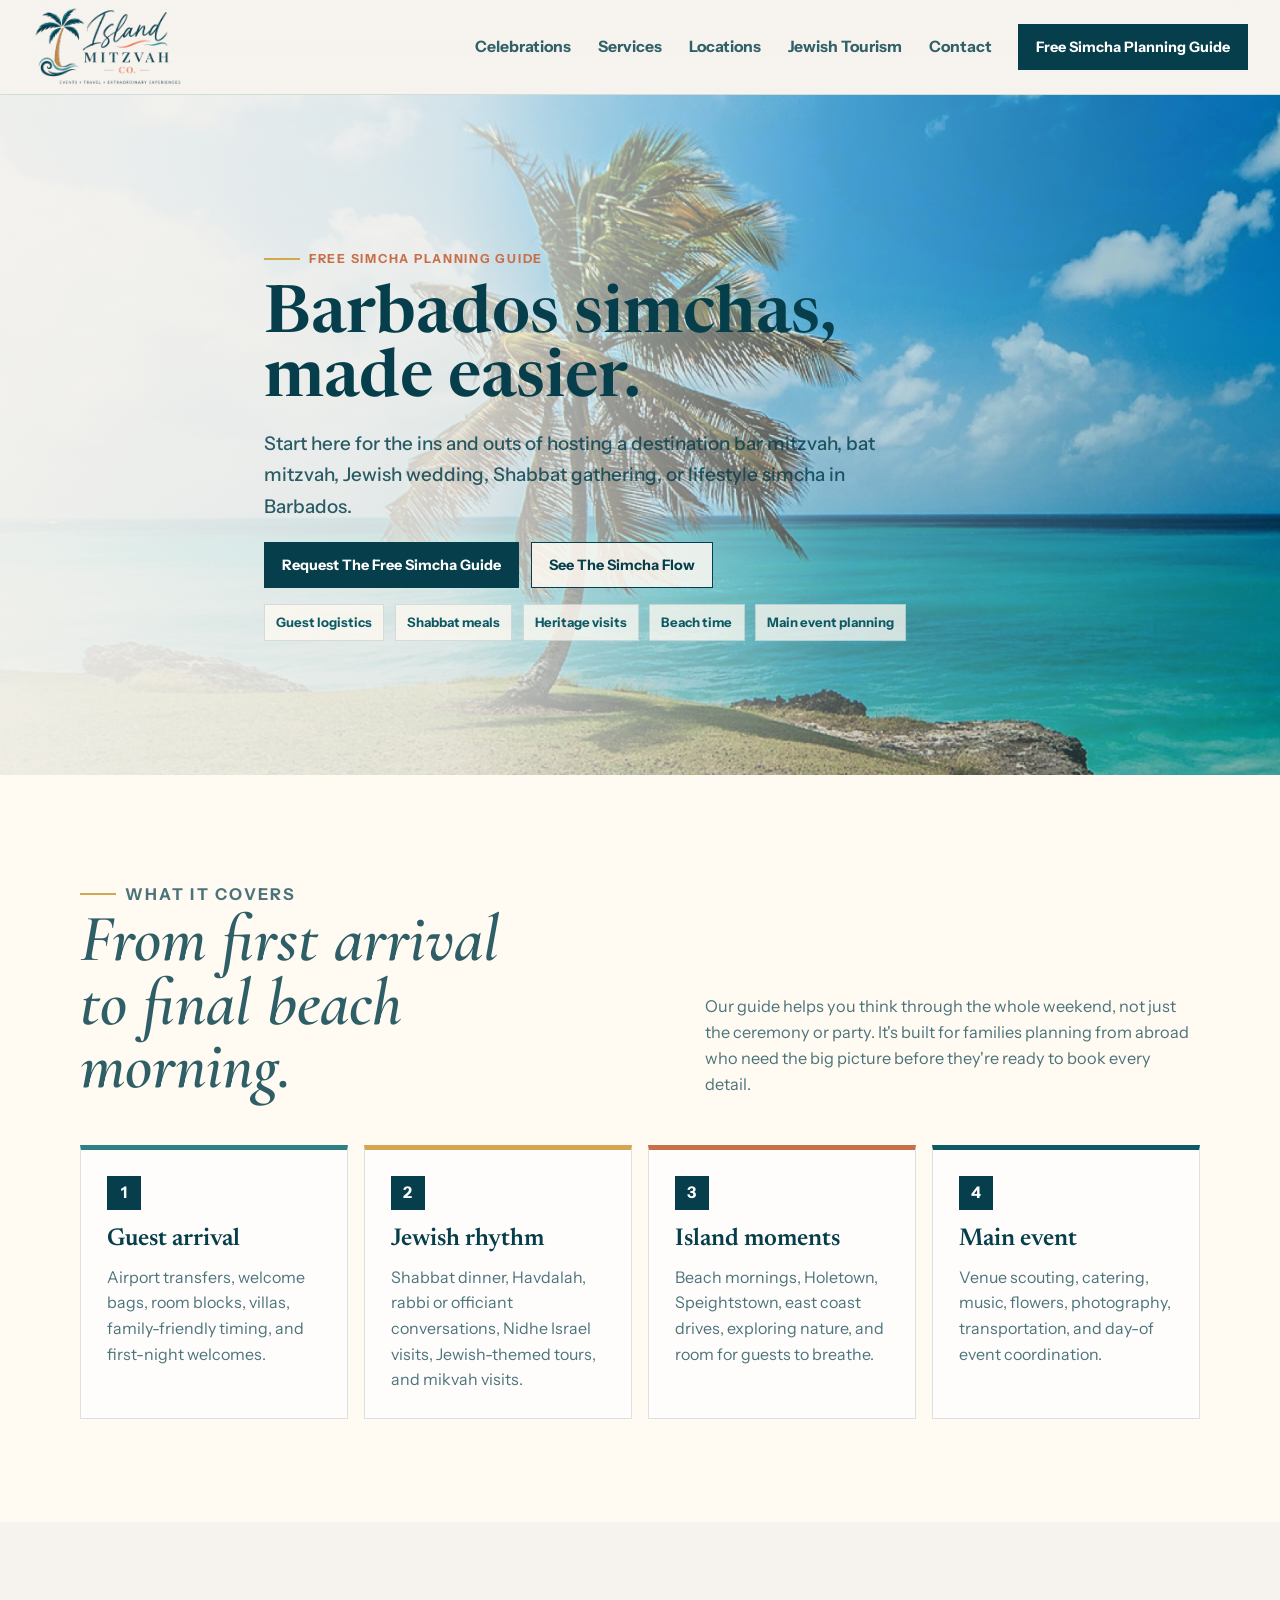
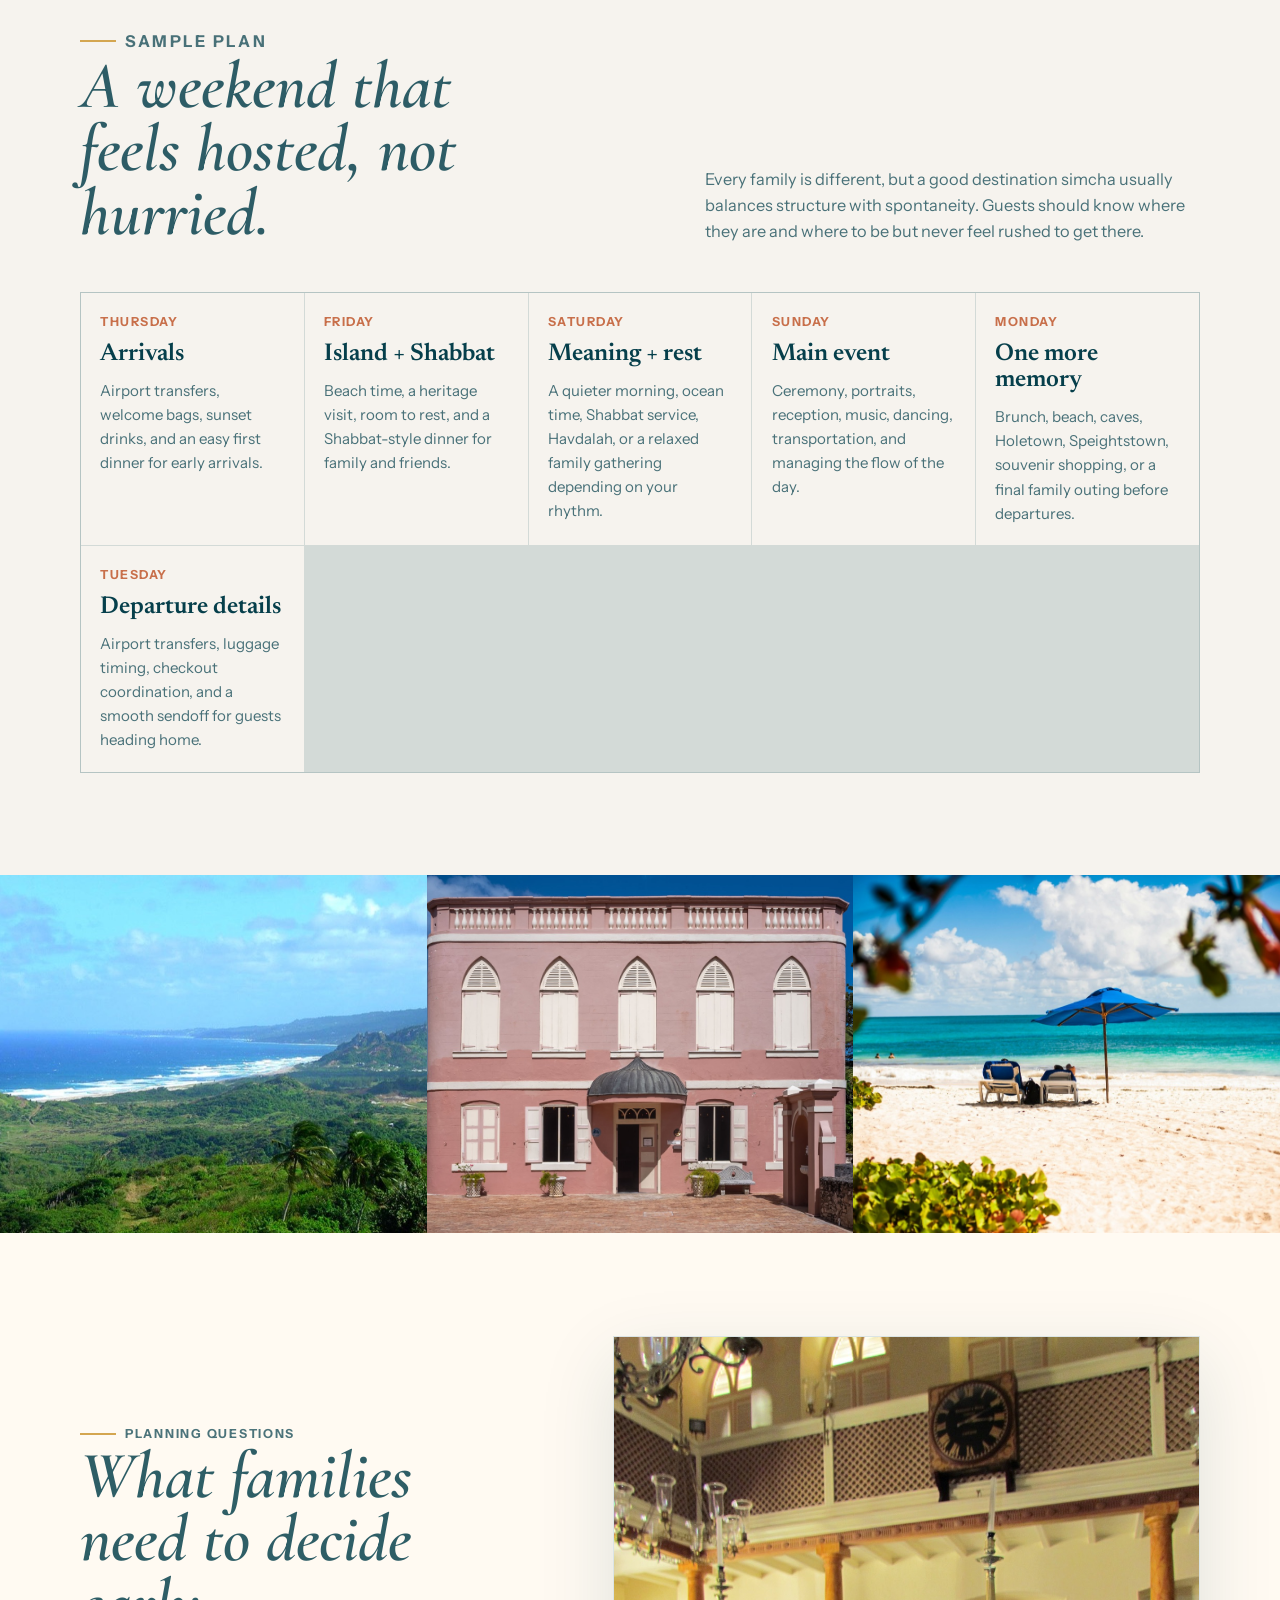
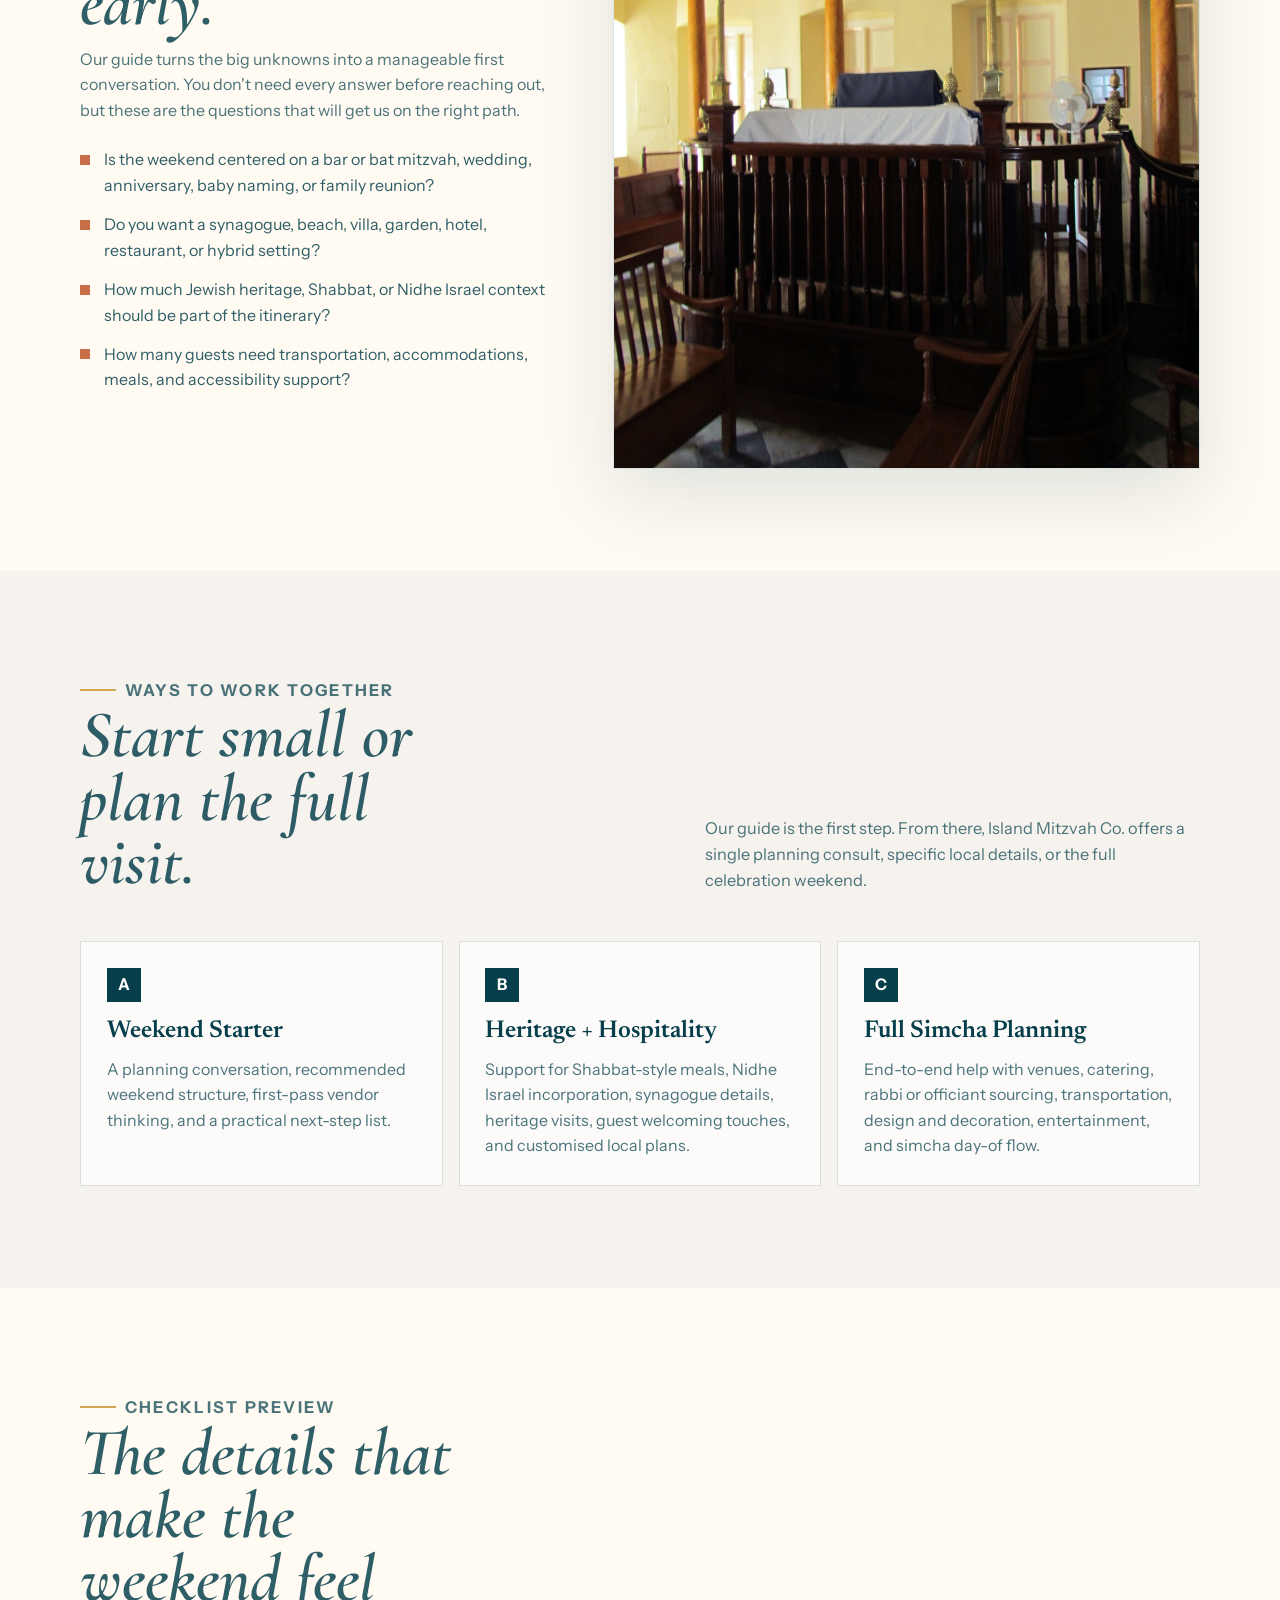
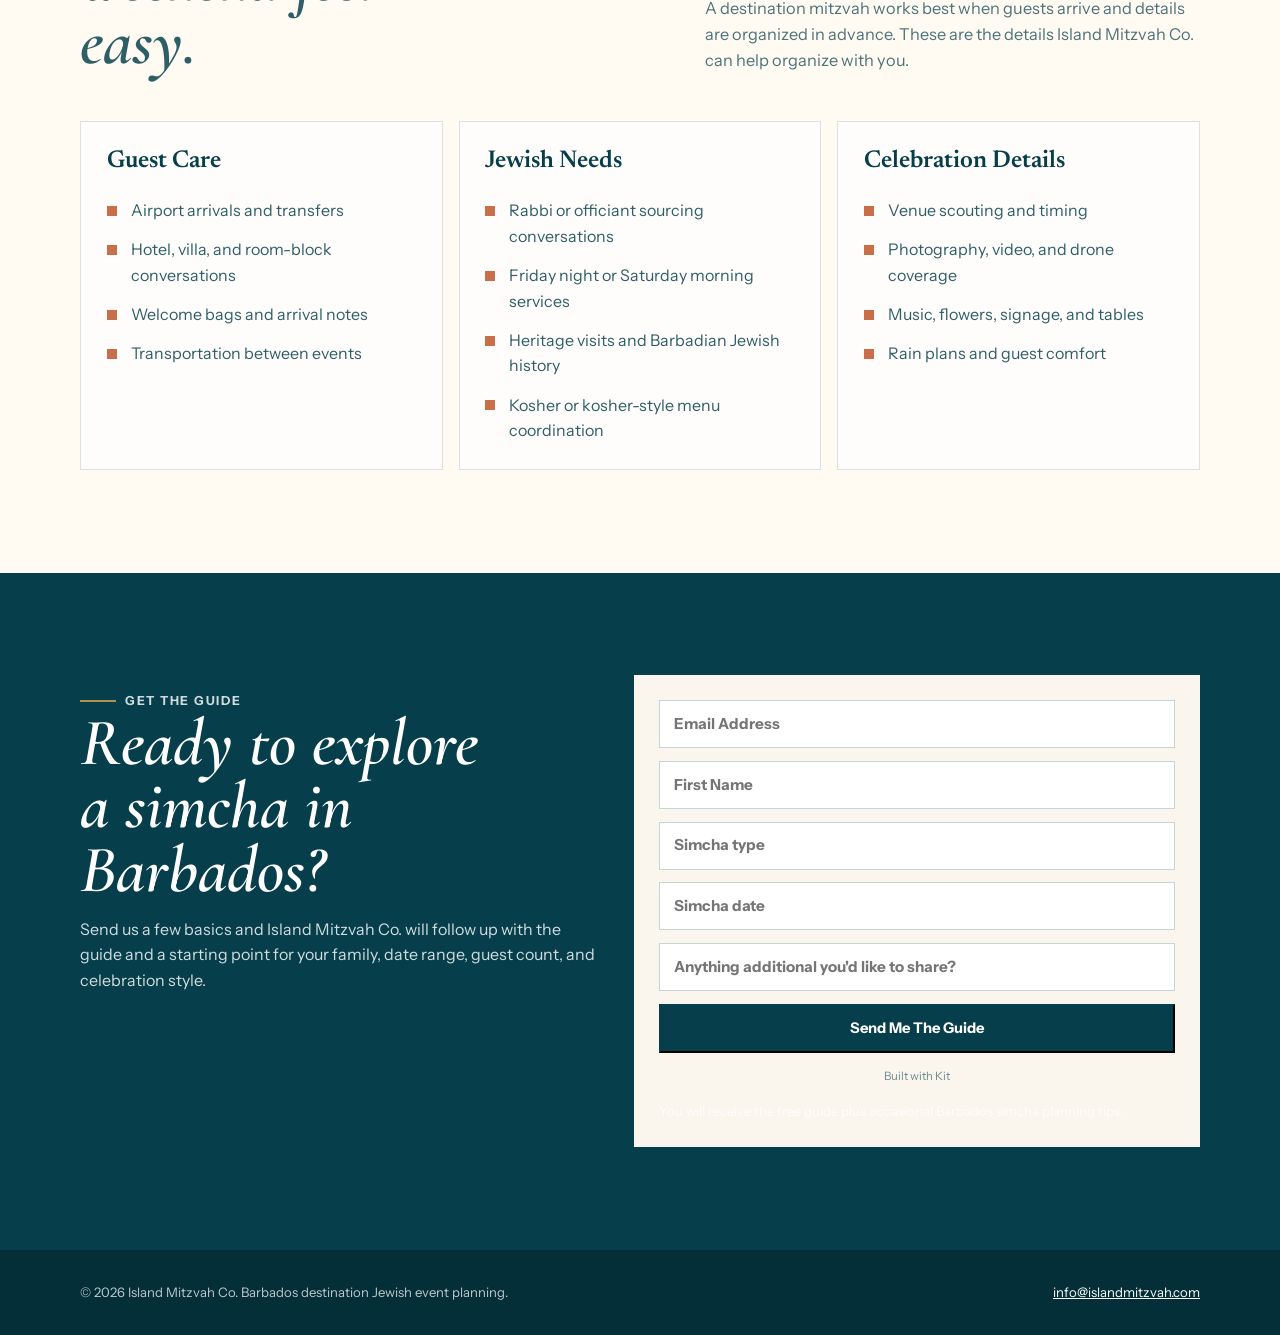
<file: simcha-guide.html>
<!doctype html>
<html lang="en">
  <head>
    <meta charset="utf-8">
    <meta name="viewport" content="width=device-width, initial-scale=1">
    <!-- Google tag (gtag.js) -->
    <script async src="https://www.googletagmanager.com/gtag/js?id=G-QVBE9MVZRC"></script>
    <script>
      window.dataLayer = window.dataLayer || [];
      function gtag(){dataLayer.push(arguments);}
      gtag('js', new Date());

      gtag('config', 'G-QVBE9MVZRC');
    </script>
    <title>Barbados Simcha Guide | Island Mitzvah Co.</title>
    <meta
      name="description"
      content="A practical Barbados simcha guide for families planning destination bar mitzvahs, bat mitzvahs, Jewish weddings, Shabbat meals, heritage visits, and guest experiences."
    >
    <meta
      name="keywords"
      content="Barbados simcha guide, destination bar mitzvah Barbados, destination bat mitzvah Barbados, Jewish family travel Barbados, Shabbat in Barbados, Nidhe Israel synagogue"
    >
    <meta name="robots" content="index, follow">
    <meta name="author" content="Island Mitzvah Co.">
    <meta name="theme-color" content="#f6f3ee">
    <link rel="canonical" href="https://islandmitzvah.com/simcha-guide.html">
    <link rel="icon" type="image/png" href="favicon.png">
    <link rel="apple-touch-icon" href="apple-touch-icon.png">
    <link rel="preconnect" href="https://fonts.googleapis.com">
    <link rel="preconnect" href="https://fonts.gstatic.com" crossorigin>
    <link href="https://fonts.googleapis.com/css2?family=Cormorant+Garamond:ital,wght@1,600&family=Instrument+Sans:wght@400;500;600;700&family=Newsreader:opsz,wght@6..72,500;6..72,600&display=swap" rel="stylesheet">
    <meta property="og:type" content="website">
    <meta property="og:locale" content="en_US">
    <meta property="og:site_name" content="Island Mitzvah Co.">
    <meta property="og:title" content="Barbados Simcha Guide | Island Mitzvah Co.">
    <meta
      property="og:description"
      content="Plan a Barbados bar mitzvah, bat mitzvah, Jewish wedding, or family simcha weekend with beach time, Shabbat, heritage, meals, and guest logistics."
    >
    <meta property="og:url" content="https://islandmitzvah.com/simcha-guide.html">
    <meta property="og:image" content="https://islandmitzvah.com/assets/optimized/palm-ocean-simcha-guide.jpg">
    <meta property="og:image:alt" content="A sunny Barbados beach for a destination simcha weekend">
    <meta name="twitter:card" content="summary_large_image">
    <meta name="twitter:title" content="Barbados Simcha Guide | Island Mitzvah Co.">
    <meta
      name="twitter:description"
      content="A practical guide to shaping a Barbados destination simcha weekend for family and guests."
    >
    <meta name="twitter:image" content="https://islandmitzvah.com/assets/optimized/palm-ocean-simcha-guide.jpg">
    <script type="application/ld+json">
      {
        "@context": "https://schema.org",
        "@type": "WebPage",
        "name": "Barbados Simcha Guide",
        "url": "https://islandmitzvah.com/simcha-guide.html",
        "description": "A practical Barbados simcha guide for destination Jewish celebrations, Shabbat meals, heritage visits, guest logistics, and island experiences.",
        "publisher": {
          "@type": "Organization",
          "name": "Island Mitzvah Co.",
          "url": "https://islandmitzvah.com/",
          "email": "info@islandmitzvah.com",
          "logo": "https://islandmitzvah.com/working-logo-clean.png"
        }
      }
    </script>
    <style>
      :root {
        --logo-background: #f6f3ee;
        --ink: #063f4b;
        --teal: #0d5964;
        --sea: #2f7f86;
        --coral: #c86f4a;
        --gold: #d4a650;
        --paper: #fffaf2;
        --white: #ffffff;
        --muted: rgba(6, 63, 75, 0.72);
        --line: rgba(6, 63, 75, 0.14);
        --shadow: 0 24px 70px rgba(6, 63, 75, 0.13);
      }

      * {
        box-sizing: border-box;
      }

      html {
        scroll-behavior: smooth;
      }

      body {
        margin: 0;
        background: var(--logo-background);
        color: var(--ink);
        font-family: "Instrument Sans", Arial, Helvetica, sans-serif;
        line-height: 1.6;
        overflow-x: hidden;
      }

      img {
        display: block;
        max-width: 100%;
      }

      a {
        color: inherit;
      }

      .visually-hidden {
        position: absolute;
        width: 1px;
        height: 1px;
        padding: 0;
        margin: -1px;
        overflow: hidden;
        clip: rect(0 0 0 0);
        white-space: nowrap;
        border: 0;
      }

      .container {
        width: min(1120px, calc(100% - 40px));
        margin-inline: auto;
      }

      .topbar {
        position: sticky;
        top: 0;
        z-index: 20;
        background: rgba(246, 243, 238, 0.92);
        border-bottom: 1px solid var(--line);
        backdrop-filter: blur(18px);
      }

      .topbar .container {
        width: calc(100% - clamp(40px, 5vw, 84px));
        max-width: none;
      }

      .nav {
        display: flex;
        align-items: center;
        justify-content: space-between;
        gap: 1rem;
        min-height: 94px;
      }

      .brand {
        display: inline-flex;
        align-items: center;
        text-decoration: none;
      }

      .brand-logo-mark {
        position: relative;
        display: block;
        width: 152px;
        height: 84px;
        overflow: hidden;
        flex: 0 0 auto;
      }

      .brand-logo-mark img {
        position: absolute;
        top: 0;
        left: 0;
        width: 152px;
        max-width: none;
        height: auto;
      }

      .nav-links {
        display: flex;
        align-items: center;
        gap: clamp(0.9rem, 2.1vw, 1.75rem);
        color: rgba(6, 63, 75, 0.82);
        font-size: clamp(0.98rem, 1.1vw, 1.08rem);
        font-weight: 700;
      }

      .nav-links a {
        text-decoration: none;
        white-space: nowrap;
      }

      .nav-links a:hover,
      .nav-links a:focus-visible {
        color: var(--coral);
      }

      .button {
        display: inline-flex;
        align-items: center;
        justify-content: center;
        min-height: 46px;
        padding: 0.8rem 1.05rem;
        border: 1px solid var(--ink);
        background: var(--ink);
        color: var(--white);
        font-size: 0.9rem;
        font-weight: 800;
        line-height: 1;
        text-decoration: none;
        transition: transform 180ms ease, background 180ms ease, color 180ms ease;
      }

      .button:hover,
      .button:focus-visible {
        background: var(--coral);
        border-color: var(--coral);
        transform: translateY(-1px);
      }

      .button.secondary {
        background: rgba(255, 250, 242, 0.84);
        color: var(--ink);
      }

      .button.secondary:hover,
      .button.secondary:focus-visible {
        background: var(--ink);
        border-color: var(--ink);
        color: var(--white);
      }

      .eyebrow {
        display: inline-flex;
        align-items: center;
        gap: 0.55rem;
        margin: 0 0 1rem;
        color: var(--coral);
        font-size: 0.78rem;
        font-weight: 800;
        letter-spacing: 0.14em;
        text-transform: uppercase;
      }

      .eyebrow::before {
        content: "";
        width: 36px;
        height: 2px;
        background: var(--gold);
      }

      h1,
      h2,
      h3 {
        margin: 0;
        color: var(--ink);
        font-family: "Newsreader", Georgia, serif;
        font-weight: 600;
        letter-spacing: 0;
        line-height: 0.98;
      }

      h1 {
        max-width: 16ch;
        font-size: clamp(2.85rem, 5.15vw, 4.6rem);
        overflow-wrap: break-word;
      }

      h2 {
        max-width: 14ch;
        color: rgba(6, 63, 75, 0.84);
        font-family: "Cormorant Garamond", "Newsreader", Georgia, serif;
        font-size: clamp(3rem, 5.2vw, 5.4rem);
        font-style: italic;
        font-weight: 600;
        line-height: 0.95;
      }

      h3 {
        font-size: clamp(1.38rem, 1.9vw, 1.85rem);
        line-height: 1.08;
      }

      .lead {
        max-width: 42rem;
        margin: 0.9rem 0 0;
        color: rgba(6, 63, 75, 0.84);
        font-size: clamp(1.03rem, 1.55vw, 1.18rem);
        font-weight: 500;
        line-height: 1.65;
      }

      .guide-hero {
        position: relative;
        min-height: clamp(520px, calc(100svh - 150px), 680px);
        display: grid;
        align-items: center;
        background: #062f38;
        overflow: hidden;
      }

      .guide-hero img {
        position: absolute;
        inset: 0;
        width: 100%;
        height: 100%;
        object-fit: cover;
        object-position: 62% center;
      }

      .guide-hero::after {
        content: "";
        position: absolute;
        inset: 0;
        background:
          linear-gradient(90deg, rgba(246, 243, 238, 0.94) 0%, rgba(246, 243, 238, 0.84) 35%, rgba(246, 243, 238, 0.28) 66%, rgba(6, 63, 75, 0.16) 100%),
          linear-gradient(180deg, rgba(6, 63, 75, 0.06), rgba(6, 63, 75, 0.22));
        pointer-events: none;
      }

      .hero-copy {
        position: relative;
        z-index: 1;
        width: min(100%, 47rem);
        padding: clamp(2.25rem, 5vw, 4rem) 0 clamp(2rem, 4vw, 3.5rem);
      }

      .hero-actions {
        display: flex;
        flex-wrap: wrap;
        gap: 0.8rem;
        margin-top: 1.25rem;
      }

      .quick-list {
        display: flex;
        flex-wrap: wrap;
        gap: 0.65rem;
        margin: 1rem 0 0;
        padding: 0;
        list-style: none;
      }

      .quick-list li {
        border: 1px solid var(--line);
        background: rgba(255, 250, 242, 0.76);
        padding: 0.45rem 0.7rem;
        color: var(--teal);
        font-size: 0.82rem;
        font-weight: 800;
      }

      .section {
        padding: clamp(3rem, 8vw, 6.5rem) 0;
      }

      .section.alt {
        background: var(--paper);
      }

      .section-head {
        display: grid;
        grid-template-columns: minmax(0, 0.72fr) minmax(260px, 0.6fr);
        gap: 2rem;
        align-items: end;
        margin-bottom: clamp(1.8rem, 4vw, 3rem);
      }

      .section-head p {
        margin: 0;
        color: var(--muted);
        font-size: 1.02rem;
      }

      .guide-grid,
      .details-grid,
      .package-grid,
      .checklist-grid {
        display: grid;
        gap: 1rem;
      }

      .guide-grid {
        grid-template-columns: repeat(4, minmax(0, 1fr));
      }

      .details-grid {
        grid-template-columns: 0.8fr 1fr;
        gap: clamp(2rem, 5vw, 4rem);
        align-items: center;
      }

      .package-grid,
      .checklist-grid {
        grid-template-columns: repeat(3, minmax(0, 1fr));
      }

      .guide-card,
      .package-card,
      .check-card {
        min-height: 100%;
        padding: clamp(1.2rem, 2.3vw, 1.6rem);
        background: rgba(255, 255, 255, 0.68);
        border: 1px solid var(--line);
      }

      .guide-card {
        border-top: 5px solid var(--sea);
      }

      .guide-card:nth-child(2) {
        border-top-color: var(--gold);
      }

      .guide-card:nth-child(3) {
        border-top-color: var(--coral);
      }

      .guide-card:nth-child(4) {
        border-top-color: var(--teal);
      }

      .guide-card span,
      .package-card span {
        display: inline-flex;
        align-items: center;
        justify-content: center;
        width: 34px;
        height: 34px;
        margin-bottom: 1rem;
        background: var(--ink);
        color: var(--white);
        font-weight: 800;
      }

      .guide-card p,
      .package-card p,
      .check-card p,
      .details-copy p {
        margin: 0.8rem 0 0;
        color: var(--muted);
      }

      .details-photo {
        margin: 0;
        border: 1px solid var(--line);
        background: var(--white);
        box-shadow: var(--shadow);
      }

      .details-photo img {
        width: 100%;
        aspect-ratio: 4 / 5;
        object-fit: cover;
      }

      .feature-list,
      .check-card ul {
        display: grid;
        gap: 0.85rem;
        margin: 1.5rem 0 0;
        padding: 0;
        list-style: none;
      }

      .feature-list li,
      .check-card li {
        display: grid;
        grid-template-columns: 12px 1fr;
        gap: 0.75rem;
        color: rgba(6, 63, 75, 0.84);
      }

      .feature-list li::before,
      .check-card li::before {
        content: "";
        width: 10px;
        height: 10px;
        margin-top: 0.48rem;
        background: var(--coral);
      }

      .day-plan {
        display: grid;
        grid-template-columns: repeat(5, minmax(0, 1fr));
        gap: 1px;
        background: var(--line);
        border: 1px solid var(--line);
      }

      .day {
        min-height: 210px;
        padding: 1.2rem;
        background: var(--logo-background);
      }

      .day strong {
        display: block;
        margin-bottom: 0.55rem;
        color: var(--coral);
        font-size: 0.78rem;
        letter-spacing: 0.12em;
        text-transform: uppercase;
      }

      .day p {
        margin: 0.75rem 0 0;
        color: var(--muted);
        font-size: 0.94rem;
      }

      .image-band {
        display: grid;
        grid-template-columns: 1fr 1fr 1fr;
      }

      .image-tile {
        height: clamp(250px, 28vw, 400px);
        margin: 0;
        overflow: hidden;
      }

      .image-band img {
        width: 100%;
        height: 100%;
        object-fit: cover;
      }

      .image-tile:first-child img {
        object-position: center center;
        transform: scale(1.16);
        transform-origin: center center;
      }

      .image-tile:nth-child(2) img {
        object-position: center center;
        transform: scale(1.06);
        transform-origin: center center;
      }

      .image-tile:last-child img {
        object-fit: cover;
        object-position: calc(50% + 20px) center;
      }

      .cta {
        background: var(--ink);
        color: var(--white);
      }

      .cta-grid {
        display: grid;
        grid-template-columns: minmax(0, 0.72fr) minmax(320px, 0.78fr);
        gap: 2rem;
        align-items: start;
      }

      .cta h2,
      .cta p {
        color: var(--white);
      }

      .cta p {
        max-width: 44rem;
        margin: 1rem 0 0;
        opacity: 0.82;
      }

      .cta .button {
        background: var(--white);
        border-color: var(--white);
        color: var(--ink);
      }

      .guide-form {
        display: grid;
        gap: 0.95rem;
        padding: clamp(1.1rem, 2.4vw, 1.55rem);
        background: rgba(255, 250, 242, 0.98);
        color: var(--ink);
      }

      .kit-form-card {
        padding: clamp(1.1rem, 2.4vw, 1.55rem);
        background: rgba(255, 250, 242, 0.98);
        color: var(--ink);
      }

      .kit-form-card script {
        display: block;
      }

      .island-kit-form,
      .island-kit-form [data-style="clean"],
      .island-kit-form .formkit-fields {
        width: 100%;
      }

      .island-kit-form {
        max-width: none;
      }

      .island-kit-form .formkit-alert {
        margin: 0 0 0.85rem;
        padding: 0;
        color: var(--coral);
        font-size: 0.9rem;
        font-weight: 700;
        list-style: none;
      }

      .island-kit-form .formkit-alert:empty {
        display: none;
      }

      .island-kit-form .formkit-fields {
        display: grid;
        gap: 0.8rem;
      }

      .island-kit-form .formkit-field {
        margin: 0;
      }

      .island-kit-form .formkit-input {
        width: 100%;
        min-height: 48px;
        border: 1px solid rgba(6, 63, 75, 0.22) !important;
        border-radius: 0 !important;
        background: var(--white);
        color: var(--ink) !important;
        font-family: "Instrument Sans", Arial, Helvetica, sans-serif;
        font-size: 0.95rem;
        font-weight: 700 !important;
        line-height: 1.35;
        padding: 0.78rem 0.85rem;
      }

      .island-kit-form .formkit-input:focus {
        border-color: var(--coral) !important;
        outline: 2px solid rgba(200, 111, 74, 0.18);
        outline-offset: 1px;
      }

      .kit-form-note {
        margin: 0.85rem 0 0;
        color: rgba(6, 63, 75, 0.66);
        font-size: 0.82rem;
      }

      .kit-form-card .formkit-submit,
      .kit-form-card button,
      .kit-form-card input[type="submit"] {
        border-radius: 0 !important;
        background: var(--ink) !important;
        border-color: var(--ink) !important;
        color: var(--white) !important;
        font-family: "Instrument Sans", Arial, Helvetica, sans-serif !important;
        font-weight: 800 !important;
      }

      .kit-form-card .formkit-submit:hover,
      .kit-form-card .formkit-submit:focus-visible,
      .kit-form-card button:hover,
      .kit-form-card button:focus-visible,
      .kit-form-card input[type="submit"]:hover,
      .kit-form-card input[type="submit"]:focus-visible {
        background: var(--coral) !important;
        border-color: var(--coral) !important;
      }

      .kit-form-card .formkit-submit {
        width: 100%;
        min-height: 48px;
        margin: 0 !important;
        cursor: pointer;
        font-size: 0.92rem !important;
        line-height: 1 !important;
      }

      .kit-form-card .formkit-submit span {
        display: block;
        padding: 0.9rem 1rem !important;
      }

      .kit-form-card .formkit-powered-by-convertkit-container {
        display: flex;
        justify-content: center;
        margin-top: 0.85rem;
      }

      .kit-form-card .formkit-powered-by-convertkit {
        color: rgba(6, 63, 75, 0.58);
        font-size: 0.72rem;
        text-decoration: none;
      }

      .form-row {
        display: grid;
        grid-template-columns: 1fr 1fr;
        gap: 0.8rem;
      }

      .field {
        display: grid;
        gap: 0.35rem;
      }

      .field.full {
        grid-column: 1 / -1;
      }

      .field label,
      .choice-label {
        color: var(--ink);
        font-size: 0.78rem;
        font-weight: 800;
        letter-spacing: 0.08em;
        text-transform: uppercase;
      }

      .field input,
      .field select,
      .field textarea {
        width: 100%;
        min-height: 44px;
        border: 1px solid rgba(6, 63, 75, 0.22);
        border-radius: 0;
        background: var(--white);
        color: var(--ink);
        font: inherit;
        padding: 0.72rem 0.78rem;
      }

      .field textarea {
        min-height: 112px;
        resize: vertical;
      }

      .choice-grid {
        display: grid;
        grid-template-columns: repeat(2, minmax(0, 1fr));
        gap: 0.45rem 0.75rem;
        margin-top: 0.2rem;
      }

      .choice-grid label {
        display: flex;
        align-items: center;
        gap: 0.45rem;
        color: rgba(6, 63, 75, 0.82);
        font-size: 0.88rem;
        font-weight: 700;
      }

      .choice-grid input {
        width: 16px;
        height: 16px;
        accent-color: var(--coral);
      }

      .form-submit {
        min-height: 48px;
        border: 1px solid var(--ink);
        background: var(--ink);
        color: var(--white);
        font: inherit;
        font-size: 0.92rem;
        font-weight: 800;
        cursor: pointer;
      }

      .form-submit:hover,
      .form-submit:focus-visible {
        background: var(--coral);
        border-color: var(--coral);
      }

      .form-note {
        margin: 0;
        color: rgba(6, 63, 75, 0.66);
        font-size: 0.82rem;
      }

      .form-status {
        min-height: 1.2em;
        margin: 0;
        color: var(--teal);
        font-size: 0.82rem;
        font-weight: 800;
      }

      .footer {
        padding: 2rem 0;
        background: #042f38;
        color: rgba(255, 255, 255, 0.74);
        font-size: 0.82rem;
      }

      .footer-grid {
        display: flex;
        flex-wrap: wrap;
        align-items: center;
        justify-content: space-between;
        gap: 1rem;
      }

      .footer a {
        color: var(--white);
      }

      @media (max-width: 1020px) {
        .guide-grid,
        .day-plan {
          grid-template-columns: repeat(2, minmax(0, 1fr));
        }

        .package-grid,
        .checklist-grid {
          grid-template-columns: 1fr;
        }
      }

      @media (max-width: 980px) {
        .nav {
          flex-wrap: wrap;
          padding: 0.85rem 0;
        }

        .nav-links {
          width: 100%;
          justify-content: flex-start;
          row-gap: 0.75rem;
        }
      }

      @media (max-width: 920px) {
        .section-head,
        .details-grid,
        .cta-grid {
          grid-template-columns: 1fr;
        }
      }

      @media (max-width: 760px) {
        .nav {
          width: 100%;
          align-items: flex-start;
          flex-direction: column;
          padding: 1rem 0;
        }

        .nav-links {
          width: 100%;
          flex-wrap: wrap;
          gap: 0.9rem 1.2rem;
          font-size: 0.9rem;
        }
      }

      @media (max-width: 640px) {
        .container {
          width: calc(100% - 28px);
          max-width: 1120px;
        }

        .topbar .container {
          width: calc(100vw - 28px);
        }

        .guide-hero {
          min-height: clamp(460px, calc(100svh - 190px), 560px);
        }

        .guide-hero::after {
          background:
            linear-gradient(180deg, rgba(246, 243, 238, 0.96) 0%, rgba(246, 243, 238, 0.86) 48%, rgba(246, 243, 238, 0.38) 100%),
            linear-gradient(90deg, rgba(6, 63, 75, 0.12), rgba(6, 63, 75, 0.04));
        }

        .brand-logo-mark {
          width: 112px;
          height: 62px;
        }

        .brand-logo-mark img {
          width: 112px;
        }

        .nav-links {
          display: grid;
          width: calc(100vw - 28px);
          max-width: 100%;
          grid-template-columns: 1fr;
          gap: 0.65rem;
          font-size: 0.78rem;
          justify-items: stretch;
        }

        .nav-links .button {
          grid-column: 1 / -1;
          width: 100%;
        }

        .nav-links a:not(.button) {
          max-width: 100%;
          text-align: center;
        }

        h1 {
          max-width: 13ch;
          font-size: clamp(2.05rem, 8.6vw, 2.24rem);
        }

        h2 {
          font-size: clamp(2.6rem, 10vw, 3.5rem);
        }

        .lead {
          max-width: min(100%, 21rem);
          font-size: 1rem;
        }

        .hero-copy {
          width: calc(100vw - 28px);
        }

        .hero-actions {
          display: grid;
          grid-template-columns: 1fr;
        }

        .hero-actions .button {
          width: min(100%, calc(100vw - 28px));
        }

        .form-row,
        .choice-grid {
          grid-template-columns: 1fr;
        }

        .quick-list {
          display: grid;
          width: calc(100vw - 28px);
          grid-template-columns: 1fr;
        }

        .quick-list li {
          text-align: center;
        }

        .guide-grid,
        .day-plan,
        .image-band {
          grid-template-columns: 1fr;
        }

        .day {
          min-height: auto;
        }

        .cta .button {
          width: 100%;
        }
      }
    </style>
  </head>
  <body>
    <header class="topbar">
      <nav class="container nav" aria-label="Primary navigation">
        <a class="brand" href="index.html" aria-label="Island Mitzvah Co. home">
          <span class="brand-logo-mark" aria-hidden="true">
            <img src="working-logo-clean.png" alt="">
          </span>
          <span class="visually-hidden">Island Mitzvah Co. Unforgettable Simchas, Timeless Memories.</span>
        </a>
        <div class="nav-links">
          <a href="index.html#celebrations">Celebrations</a>
          <a href="index.html#services">Services</a>
          <a href="index.html#locations">Locations</a>
          <a href="index.html#jewish-tourism">Jewish Tourism</a>
          <a href="mailto:info@islandmitzvah.com?subject=Mitzvah%20in%20Paradise">Contact</a>
          <a class="button" href="#guide-request">Free Simcha Planning Guide</a>
        </div>
      </nav>
    </header>

    <main>
      <section class="guide-hero">
        <img
          src="assets/optimized/palm-ocean-simcha-guide.jpg"
          srcset="assets/optimized/palm-ocean-simcha-guide-900.jpg 900w, assets/optimized/palm-ocean-simcha-guide.jpg 1600w"
          sizes="100vw"
          alt="Palm tree overlooking bright Barbados ocean water"
          fetchpriority="high"
        >
        <div class="container hero-copy">
          <p class="eyebrow">Free Simcha Planning Guide</p>
          <h1>Barbados simchas, made easier.</h1>
          <p class="lead">
            Start here for the ins and outs of hosting a destination bar
            mitzvah, bat mitzvah, Jewish wedding, Shabbat gathering, or lifestyle
            simcha in Barbados.
          </p>
          <div class="hero-actions">
            <a class="button" href="#guide-request">Request The Free Simcha Guide</a>
            <a class="button secondary" href="#sample-weekend">See The Simcha Flow</a>
          </div>
          <ul class="quick-list" aria-label="Guide topics">
            <li>Guest logistics</li>
            <li>Shabbat meals</li>
            <li>Heritage visits</li>
            <li>Beach time</li>
            <li>Main event planning</li>
          </ul>
        </div>
      </section>

      <section class="section alt" id="inside">
        <div class="container">
          <div class="section-head">
            <div>
              <p class="eyebrow">What It Covers</p>
              <h2>From first arrival to final beach morning.</h2>
            </div>
            <p>
                Our guide helps you think through the whole weekend, not just the
              ceremony or party. It's built for families planning from abroad
              who need the big picture before they're ready to book every detail.
            </p>
          </div>
          <div class="guide-grid">
            <article class="guide-card">
              <span>1</span>
              <h3>Guest arrival</h3>
                <p>Airport transfers, welcome bags, room blocks, villas, family-friendly timing, and first-night welcomes.</p>
            </article>
            <article class="guide-card">
              <span>2</span>
              <h3>Jewish rhythm</h3>
                <p>Shabbat dinner, Havdalah, rabbi or officiant conversations, Nidhe Israel visits, Jewish-themed tours, and mikvah visits.</p>
            </article>
            <article class="guide-card">
              <span>3</span>
              <h3>Island moments</h3>
                <p>Beach mornings, Holetown, Speightstown, east coast drives, exploring nature, and room for guests to breathe.</p>
            </article>
            <article class="guide-card">
              <span>4</span>
              <h3>Main event</h3>
                <p>Venue scouting, catering, music, flowers, photography, transportation, and day-of event coordination.</p>
            </article>
          </div>
        </div>
      </section>

      <section class="section" id="sample-weekend">
        <div class="container">
          <div class="section-head">
            <div>
              <p class="eyebrow">Sample Plan</p>
              <h2>A weekend that feels hosted, not hurried.</h2>
            </div>
            <p>
              Every family is different, but a good destination simcha usually
              balances structure with spontaneity. Guests should know where they
              are and where to be but never feel rushed to get there.
            </p>
          </div>
          <div class="day-plan" aria-label="Sample Barbados simcha flow">
            <article class="day">
              <strong>Thursday</strong>
              <h3>Arrivals</h3>
              <p>Airport transfers, welcome bags, sunset drinks, and an easy first dinner for early arrivals.</p>
            </article>
            <article class="day">
              <strong>Friday</strong>
              <h3>Island + Shabbat</h3>
              <p>Beach time, a heritage visit, room to rest, and a Shabbat-style dinner for family and friends.</p>
            </article>
            <article class="day">
              <strong>Saturday</strong>
              <h3>Meaning + rest</h3>
              <p>A quieter morning, ocean time, Shabbat service, Havdalah, or a relaxed family gathering depending on your rhythm.</p>
            </article>
            <article class="day">
              <strong>Sunday</strong>
              <h3>Main event</h3>
              <p>Ceremony, portraits, reception, music, dancing, transportation, and managing the flow of the day.</p>
            </article>
            <article class="day">
              <strong>Monday</strong>
              <h3>One more memory</h3>
              <p>Brunch, beach, caves, Holetown, Speightstown, souvenir shopping, or a final family outing before departures.</p>
            </article>
            <article class="day">
              <strong>Tuesday</strong>
              <h3>Departure details</h3>
              <p>Airport transfers, luggage timing, checkout coordination, and a smooth sendoff for guests heading home.</p>
            </article>
          </div>
        </div>
      </section>

      <section class="image-band" aria-label="Barbados location ideas">
        <figure class="image-tile">
          <img src="assets/optimized/east-coast-barbados.jpg" alt="The quiet east coast of Barbados" loading="lazy" decoding="async">
        </figure>
        <figure class="image-tile">
          <img src="assets/optimized/nidhe-israel-synagogue.jpg" alt="Nidhe Israel Synagogue courtyard in Barbados" loading="lazy" decoding="async">
        </figure>
        <figure class="image-tile">
          <img src="assets/optimized/beach-umbrella-simcha-guide.jpg" alt="Beach umbrella and turquoise water in Barbados" loading="lazy" decoding="async">
        </figure>
      </section>

      <section class="section alt" id="planning">
        <div class="container details-grid">
          <div class="details-copy">
            <p class="eyebrow">Planning Questions</p>
            <h2>What families need to decide early.</h2>
            <p>
              Our guide turns the big unknowns into a manageable first
              conversation. You don't need every answer before reaching out,
              but these are the questions that will get us on the right path.
            </p>
            <ul class="feature-list">
              <li>Is the weekend centered on a bar or bat mitzvah, wedding, anniversary, baby naming, or family reunion?</li>
              <li>Do you want a synagogue, beach, villa, garden, hotel, restaurant, or hybrid setting?</li>
              <li>How much Jewish heritage, Shabbat, or Nidhe Israel context should be part of the itinerary?</li>
              <li>How many guests need transportation, accommodations, meals, and accessibility support?</li>
            </ul>
          </div>
          <figure class="details-photo">
            <img src="assets/optimized/nidhe-israel-interior.jpg" alt="Interior view connected to Jewish heritage in Barbados" loading="lazy" decoding="async">
          </figure>
        </div>
      </section>

      <section class="section" id="packages">
        <div class="container">
          <div class="section-head">
            <div>
              <p class="eyebrow">Ways To Work Together</p>
              <h2>Start small or plan the full visit.</h2>
            </div>
            <p>
              Our guide is the first step. From there, Island Mitzvah Co. offers
              a single planning consult, specific local details, or the
              full celebration weekend.
            </p>
          </div>
          <div class="package-grid">
            <article class="package-card">
              <span>A</span>
              <h3>Weekend Starter</h3>
              <p>A planning conversation, recommended weekend structure, first-pass vendor thinking, and a practical next-step list.</p>
            </article>
            <article class="package-card">
              <span>B</span>
              <h3>Heritage + Hospitality</h3>
              <p>Support for Shabbat-style meals, Nidhe Israel incorporation, synagogue details, heritage visits, guest welcoming touches, and customised local plans.</p>
            </article>
            <article class="package-card">
              <span>C</span>
              <h3>Full Simcha Planning</h3>
              <p>End-to-end help with venues, catering, rabbi or officiant sourcing, transportation, design and decoration, entertainment, and simcha day-of flow.</p>
            </article>
          </div>
        </div>
      </section>

      <section class="section alt" id="checklist">
        <div class="container">
          <div class="section-head">
            <div>
              <p class="eyebrow">Checklist Preview</p>
              <h2>The details that make the weekend feel easy.</h2>
            </div>
            <p>
              A destination mitzvah works best when guests arrive and details
              are organized in advance. These are the details Island Mitzvah Co.
              can help organize with you.
            </p>
          </div>
          <div class="checklist-grid">
            <article class="check-card">
              <h3>Guest Care</h3>
              <ul>
                <li>Airport arrivals and transfers</li>
                <li>Hotel, villa, and room-block conversations</li>
                <li>Welcome bags and arrival notes</li>
                <li>Transportation between events</li>
              </ul>
            </article>
            <article class="check-card">
              <h3>Jewish Needs</h3>
              <ul>
                <li>Rabbi or officiant sourcing conversations</li>
                  <li>Friday night or Saturday morning services</li>
                  <li>Heritage visits and Barbadian Jewish history</li>
                <li>Kosher or kosher-style menu coordination</li>
              </ul>
            </article>
            <article class="check-card">
              <h3>Celebration Details</h3>
              <ul>
                <li>Venue scouting and timing</li>
                <li>Photography, video, and drone coverage</li>
                <li>Music, flowers, signage, and tables</li>
                <li>Rain plans and guest comfort</li>
              </ul>
            </article>
          </div>
        </div>
      </section>

      <section class="section cta" id="guide-request">
        <div class="container cta-grid">
          <div>
            <p class="eyebrow">Get The Guide</p>
            <h2>Ready to explore a simcha in Barbados?</h2>
            <p>
              Send us a few basics and Island Mitzvah Co. will follow up with the
              guide and a starting point for your family, date range, guest
              count, and celebration style.
            </p>
          </div>
          <div class="kit-form-card" id="guide-request-form">
            <script src="https://f.convertkit.com/ckjs/ck.5.js"></script>
            <form
              action="https://app.kit.com/forms/9551978/subscriptions"
              class="seva-form formkit-form island-kit-form"
              method="post"
              data-sv-form="9551978"
              data-uid="2772b10b1e"
              data-format="inline"
              data-version="5"
              data-options='{"settings":{"after_subscribe":{"action":"message","success_message":"You’re in — welcome to Island Mitzvah.\n\nYour free Simcha Planning Guide is on its way. Check your inbox, and we’ll follow up with helpful Barbados planning ideas for your simcha.","redirect_url":""},"powered_by":{"show":true,"url":"https://kit.com/features/forms?utm_campaign=poweredby&utm_content=form&utm_medium=referral&utm_source=dynamic"},"recaptcha":{"enabled":false},"return_visitor":{"action":"show","custom_content":""}},"version":"5"}'
              min-width="400 500 600 700 800"
            >
              <div data-style="clean">
                <ul class="formkit-alert formkit-alert-error" data-element="errors" data-group="alert"></ul>
                <div data-element="fields" data-stacked="true" class="seva-fields formkit-fields">
                  <div class="formkit-field">
                    <input class="formkit-input" name="email_address" aria-label="Email Address" placeholder="Email Address" required type="email">
                  </div>
                  <div class="formkit-field">
                    <input class="formkit-input" name="fields[first_name]" aria-label="First Name" placeholder="First Name" type="text">
                  </div>
                  <div class="formkit-field">
                    <input class="formkit-input" name="fields[simcha_type]" aria-label="Simcha type" placeholder="Simcha type" type="text">
                  </div>
                  <div class="formkit-field">
                    <input class="formkit-input" name="fields[simcha_date]" aria-label="Simcha date" placeholder="Simcha date" type="text">
                  </div>
                  <div class="formkit-field">
                    <input class="formkit-input" name="fields[anything_additional_you_d_like_to_share]" aria-label="Anything additional you'd like to share?" placeholder="Anything additional you'd like to share?" type="text">
                  </div>
                  <button data-element="submit" class="formkit-submit" type="submit">
                    <div class="formkit-spinner"><div></div><div></div><div></div></div>
                    <span>Send Me The Guide</span>
                  </button>
                </div>
                <div class="formkit-powered-by-convertkit-container">
                  <a href="https://kit.com/features/forms?utm_campaign=poweredby&amp;utm_content=form&amp;utm_medium=referral&amp;utm_source=dynamic" data-element="powered-by" class="formkit-powered-by-convertkit" data-variant="dark" target="_blank" rel="nofollow noopener">Built with Kit</a>
                </div>
              </div>
            </form>
            <p class="kit-form-note">
              You will receive the free guide plus occasional Barbados simcha planning tips.
            </p>
          </div>
        </div>
      </section>
    </main>

    <footer class="footer">
      <div class="container footer-grid">
        <span>© 2026 Island Mitzvah Co. Barbados destination Jewish event planning.</span>
        <a href="mailto:info@islandmitzvah.com">info@islandmitzvah.com</a>
      </div>
    </footer>
  </body>
</html>
</file>
<file: service-pages.css>
:root {
  --logo-background: #f6f3ee;
  --ink: #063f4b;
  --teal: #0d5964;
  --sea: #2f7f86;
  --coral: #c86f4a;
  --gold: #d4a650;
  --paper: #fffaf2;
  --white: #ffffff;
  --muted: rgba(6, 63, 75, 0.72);
  --line: rgba(6, 63, 75, 0.14);
  --shadow: 0 24px 70px rgba(6, 63, 75, 0.13);
}

* {
  box-sizing: border-box;
}

html {
  scroll-behavior: smooth;
}

body {
  margin: 0;
  background: var(--logo-background);
  color: var(--ink);
  font-family: "Instrument Sans", Arial, Helvetica, sans-serif;
  line-height: 1.6;
  overflow-x: hidden;
}

img {
  display: block;
  max-width: 100%;
}

a {
  color: inherit;
}

.visually-hidden {
  position: absolute;
  width: 1px;
  height: 1px;
  padding: 0;
  margin: -1px;
  overflow: hidden;
  clip: rect(0 0 0 0);
  white-space: nowrap;
  border: 0;
}

.site-shell {
  overflow: hidden;
}

.container {
  width: min(1120px, calc(100% - 40px));
  margin-inline: auto;
}

.topbar {
  position: sticky;
  top: 0;
  z-index: 10;
  background: rgba(246, 243, 238, 0.92);
  border-bottom: 1px solid var(--line);
  backdrop-filter: blur(18px);
}

.topbar .container {
  width: calc(100% - clamp(40px, 5vw, 84px));
  max-width: none;
}

.nav {
  display: flex;
  align-items: center;
  justify-content: space-between;
  gap: 1rem;
  min-height: 94px;
  padding: 0;
}

.brand {
  display: inline-flex;
  align-items: center;
  text-decoration: none;
}

.brand-logo-mark {
  position: relative;
  display: block;
  width: 152px;
  height: 84px;
  overflow: hidden;
  flex: 0 0 auto;
}

.brand-logo-mark img {
  position: absolute;
  top: 0;
  left: 0;
  width: 152px;
  max-width: none;
  height: auto;
}

.nav-links {
  display: flex;
  align-items: center;
  gap: clamp(0.9rem, 2.1vw, 1.75rem);
  color: rgba(6, 63, 75, 0.82);
  font-size: clamp(0.98rem, 1.1vw, 1.08rem);
  font-weight: 700;
}

.nav-links a {
  text-decoration: none;
}

.nav-links a:hover,
.nav-links a:focus-visible {
  color: var(--coral);
}

.mobile-menu {
  display: none;
}

.mobile-menu summary {
  display: inline-flex;
  align-items: center;
  gap: 0.65rem;
  min-height: 44px;
  padding: 0.65rem 0.85rem;
  border: 1px solid var(--ink);
  background: var(--white);
  color: var(--ink);
  cursor: pointer;
  font-weight: 800;
  line-height: 1;
  list-style: none;
}

.mobile-menu summary::-webkit-details-marker {
  display: none;
}

.menu-icon {
  display: grid;
  gap: 4px;
  width: 18px;
}

.menu-icon span {
  display: block;
  height: 2px;
  background: currentColor;
}

.mobile-menu-panel {
  display: grid;
  gap: 0.4rem;
}

.mobile-menu-panel a {
  padding: 0.85rem 0.9rem;
  border: 1px solid var(--line);
  background: var(--white);
  color: var(--ink);
  font-weight: 800;
  text-decoration: none;
}

.button {
  display: inline-flex;
  align-items: center;
  justify-content: center;
  min-height: 46px;
  padding: 0.8rem 1.05rem;
  border: 1px solid var(--ink);
  background: var(--ink);
  color: var(--white);
  font-size: 0.9rem;
  font-weight: 800;
  line-height: 1;
  text-decoration: none;
  transition: transform 180ms ease, background 180ms ease, color 180ms ease;
}

.button:hover,
.button:focus-visible {
  background: var(--coral);
  border-color: var(--coral);
  transform: translateY(-1px);
}

.button.secondary {
  background: transparent;
  color: var(--ink);
}

.button.secondary:hover,
.button.secondary:focus-visible {
  background: var(--ink);
  border-color: var(--ink);
  color: var(--white);
}

.service-hero {
  position: relative;
  min-height: clamp(520px, 68vh, 720px);
  display: grid;
  align-items: end;
  padding: clamp(4rem, 8vw, 7rem) 0;
  background: #062f38;
  overflow: hidden;
}

.service-hero::before {
  content: "";
  position: absolute;
  inset: 0;
  background-image:
    linear-gradient(90deg, rgba(246, 243, 238, 0.95) 0%, rgba(246, 243, 238, 0.84) 42%, rgba(246, 243, 238, 0.25) 72%, rgba(6, 63, 75, 0.12) 100%),
    var(--hero-image);
  background-size: cover;
  background-position: center;
}

.service-hero-copy {
  position: relative;
  z-index: 1;
  width: min(100%, 48rem);
}

.eyebrow {
  display: inline-flex;
  align-items: center;
  gap: 0.55rem;
  margin: 0 0 1rem;
  color: var(--coral);
  font-size: 0.78rem;
  font-weight: 800;
  letter-spacing: 0.14em;
  text-transform: uppercase;
}

.eyebrow::before {
  content: "";
  width: 36px;
  height: 2px;
  background: var(--gold);
}

h1,
h2,
h3 {
  margin: 0;
  color: var(--ink);
  font-family: "Newsreader", Georgia, serif;
  font-weight: 600;
  letter-spacing: 0;
}

h1 {
  max-width: 14ch;
  font-size: clamp(3rem, 6.2vw, 5.25rem);
  line-height: 0.98;
  overflow-wrap: break-word;
}

h2 {
  max-width: 16ch;
  color: rgba(6, 63, 75, 0.84);
  font-family: "Cormorant Garamond", "Newsreader", Georgia, serif;
  font-size: clamp(2.7rem, 5vw, 5rem);
  font-style: italic;
  font-weight: 600;
  line-height: 0.95;
}

h3 {
  font-size: clamp(1.35rem, 2vw, 1.9rem);
  line-height: 1.08;
}

.lead {
  max-width: 43rem;
  margin: 1.1rem 0 0;
  color: rgba(6, 63, 75, 0.84);
  font-size: clamp(1.06rem, 1.7vw, 1.28rem);
  font-weight: 500;
  line-height: 1.65;
  overflow-wrap: break-word;
}

.hero-actions {
  display: flex;
  flex-wrap: wrap;
  gap: 0.8rem;
  margin-top: 1.55rem;
}

.section {
  padding: clamp(3rem, 8vw, 6.5rem) 0;
}

.section.alt {
  background: var(--paper);
}

.section-head {
  display: grid;
  grid-template-columns: minmax(0, 0.72fr) minmax(260px, 0.6fr);
  gap: 2rem;
  align-items: end;
  margin-bottom: clamp(1.8rem, 4vw, 3rem);
}

.section-head > *,
.content-grid > *,
.cta-grid > * {
  min-width: 0;
}

.section-head p,
.content-copy p {
  margin: 0;
  color: var(--muted);
  font-size: 1.02rem;
}

.content-grid {
  display: grid;
  grid-template-columns: minmax(0, 0.8fr) minmax(280px, 0.55fr);
  gap: clamp(2rem, 5vw, 4rem);
  align-items: start;
}

.content-copy p + p {
  margin-top: 1rem;
}

.feature-list {
  display: grid;
  gap: 0.85rem;
  margin: 1.4rem 0 0;
  padding: 0;
  list-style: none;
}

.feature-list li {
  display: grid;
  grid-template-columns: 12px 1fr;
  gap: 0.75rem;
  color: rgba(6, 63, 75, 0.84);
}

.feature-list li::before {
  content: "";
  width: 10px;
  height: 10px;
  margin-top: 0.48rem;
  background: var(--coral);
}

.panel {
  padding: clamp(1.2rem, 2.3vw, 1.6rem);
  background: rgba(255, 255, 255, 0.68);
  border: 1px solid var(--line);
  box-shadow: var(--shadow);
}

.panel strong {
  display: block;
  color: var(--ink);
  font-size: 1rem;
}

.panel p {
  margin: 0.8rem 0 0;
  color: var(--muted);
}

.card-grid,
.faq-grid,
.service-link-grid {
  display: grid;
  grid-template-columns: repeat(3, minmax(0, 1fr));
  gap: 1rem;
}

.card,
.faq-card,
.service-link {
  min-height: 100%;
  padding: clamp(1.2rem, 2.3vw, 1.6rem);
  background: rgba(255, 255, 255, 0.64);
  border: 1px solid var(--line);
  border-top: 4px solid var(--sea);
  text-decoration: none;
}

.card:nth-child(2),
.faq-card:nth-child(3n + 2),
.service-link:nth-child(2) {
  border-top-color: var(--gold);
}

.card:nth-child(3),
.faq-card:nth-child(3n),
.service-link:nth-child(3) {
  border-top-color: var(--coral);
}

.card strong,
.faq-card strong,
.service-link strong {
  display: block;
  margin-bottom: 0.5rem;
  color: var(--ink);
  font-size: 1rem;
}

.card p,
.faq-card p,
.service-link p {
  margin: 0.8rem 0 0;
  color: var(--muted);
}

.service-link:hover,
.service-link:focus-visible {
  border-color: rgba(200, 111, 74, 0.48);
  transform: translateY(-1px);
}

.faq-grid {
  grid-template-columns: repeat(2, minmax(0, 1fr));
}

.cta {
  background: var(--ink);
  color: var(--white);
}

.cta-grid {
  display: grid;
  grid-template-columns: minmax(0, 1fr) auto;
  gap: 2rem;
  align-items: center;
}

.cta h2,
.cta p {
  color: var(--white);
}

.cta p {
  max-width: 44rem;
  margin: 1rem 0 0;
  opacity: 0.8;
}

.cta .button {
  background: var(--white);
  border-color: var(--white);
  color: var(--ink);
}

.footer {
  padding: 2rem 0;
  background: #042f38;
  color: rgba(255, 255, 255, 0.74);
  font-size: 0.82rem;
}

.footer-grid {
  display: flex;
  flex-wrap: wrap;
  align-items: center;
  justify-content: space-between;
  gap: 1rem;
}

.footer a {
  color: var(--white);
}

.social-links {
  display: flex;
  align-items: center;
  gap: 0.7rem;
}

.social-links a {
  display: inline-flex;
  align-items: center;
  justify-content: center;
  width: 42px;
  height: 42px;
  border: 1px solid rgba(255, 255, 255, 0.34);
  color: var(--white);
  text-decoration: none;
  transition: border-color 180ms ease, color 180ms ease, transform 180ms ease;
}

.social-links svg {
  width: 20px;
  height: 20px;
  fill: currentColor;
}

.social-links a:hover,
.social-links a:focus-visible {
  border-color: var(--gold);
  color: var(--gold);
  transform: translateY(-1px);
}

@media (max-width: 920px) {
  .section-head,
  .content-grid,
  .cta-grid {
    grid-template-columns: 1fr;
  }

  .card-grid,
  .faq-grid,
  .service-link-grid {
    grid-template-columns: repeat(2, minmax(0, 1fr));
  }
}

@media (max-width: 760px) {
  .topbar .container {
    width: calc(100% - 28px);
  }

  .nav {
    position: relative;
    align-items: center;
    flex-direction: row;
    padding: 0.75rem 0;
    min-height: auto;
  }

  .nav-links {
    display: none;
  }

  .mobile-menu {
    display: block;
    flex: 0 0 auto;
  }

  .mobile-menu-panel {
    position: absolute;
    top: calc(100% + 0.55rem);
    right: 0;
    left: 0;
    z-index: 20;
    padding: 0.75rem;
    border: 1px solid var(--line);
    background: rgba(246, 243, 238, 0.98);
    box-shadow: var(--shadow);
  }
}

@media (max-width: 640px) {
  .container {
    width: calc(100% - 28px);
    max-width: 1120px;
  }

  .service-hero {
    min-height: 650px;
  }

  .service-hero::before {
    background-image:
      linear-gradient(180deg, rgba(246, 243, 238, 0.96) 0%, rgba(246, 243, 238, 0.88) 50%, rgba(246, 243, 238, 0.42) 100%),
      var(--hero-image);
  }

  .brand-logo-mark {
    width: 112px;
    height: 62px;
  }

  .brand-logo-mark img {
    width: 112px;
  }

  h1 {
    max-width: 100%;
    font-size: clamp(2.3rem, 10.5vw, 2.85rem);
  }

  h2 {
    font-size: clamp(2.5rem, 12vw, 3.2rem);
  }

  .eyebrow {
    max-width: 18rem;
    font-size: 0.68rem;
    letter-spacing: 0.1em;
  }

  .eyebrow::before {
    width: 28px;
  }

  .card-grid,
  .faq-grid,
  .service-link-grid {
    grid-template-columns: 1fr;
  }

  .cta .button {
    width: 100%;
  }
}
</file>
